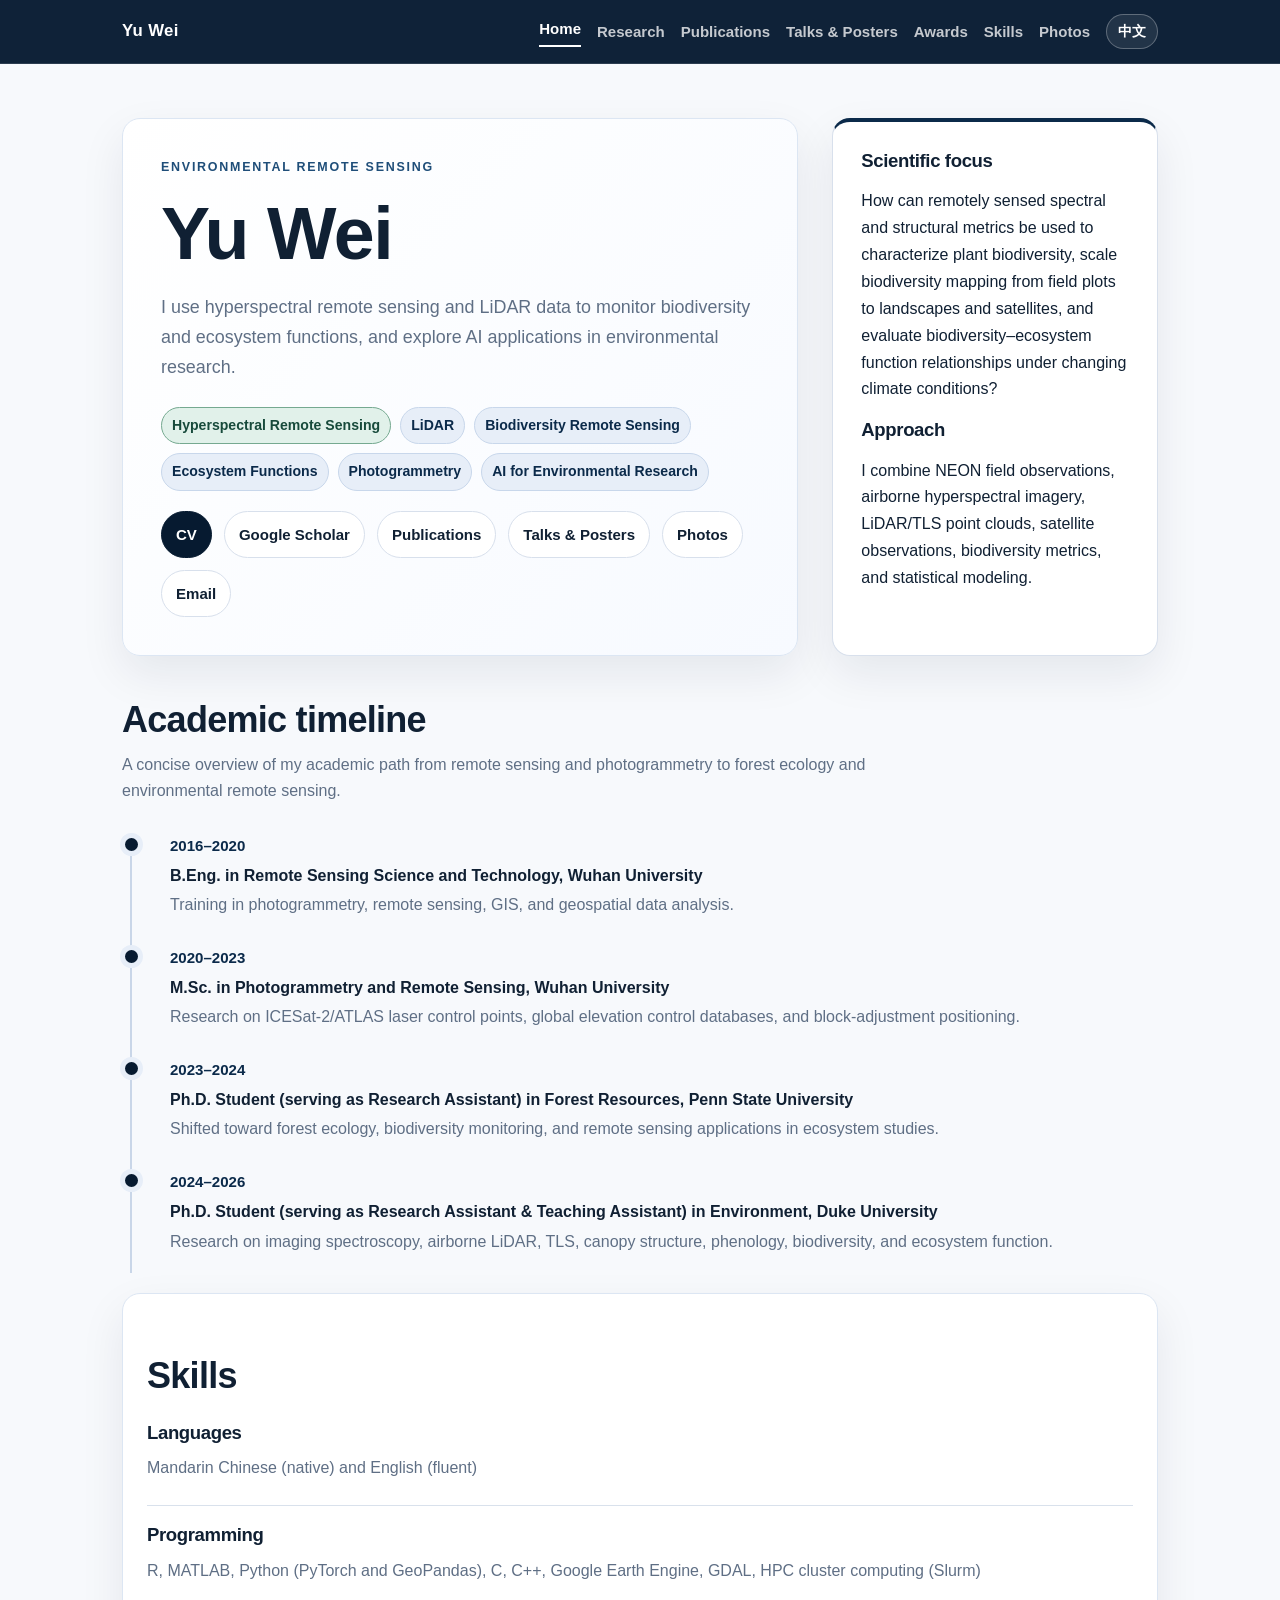
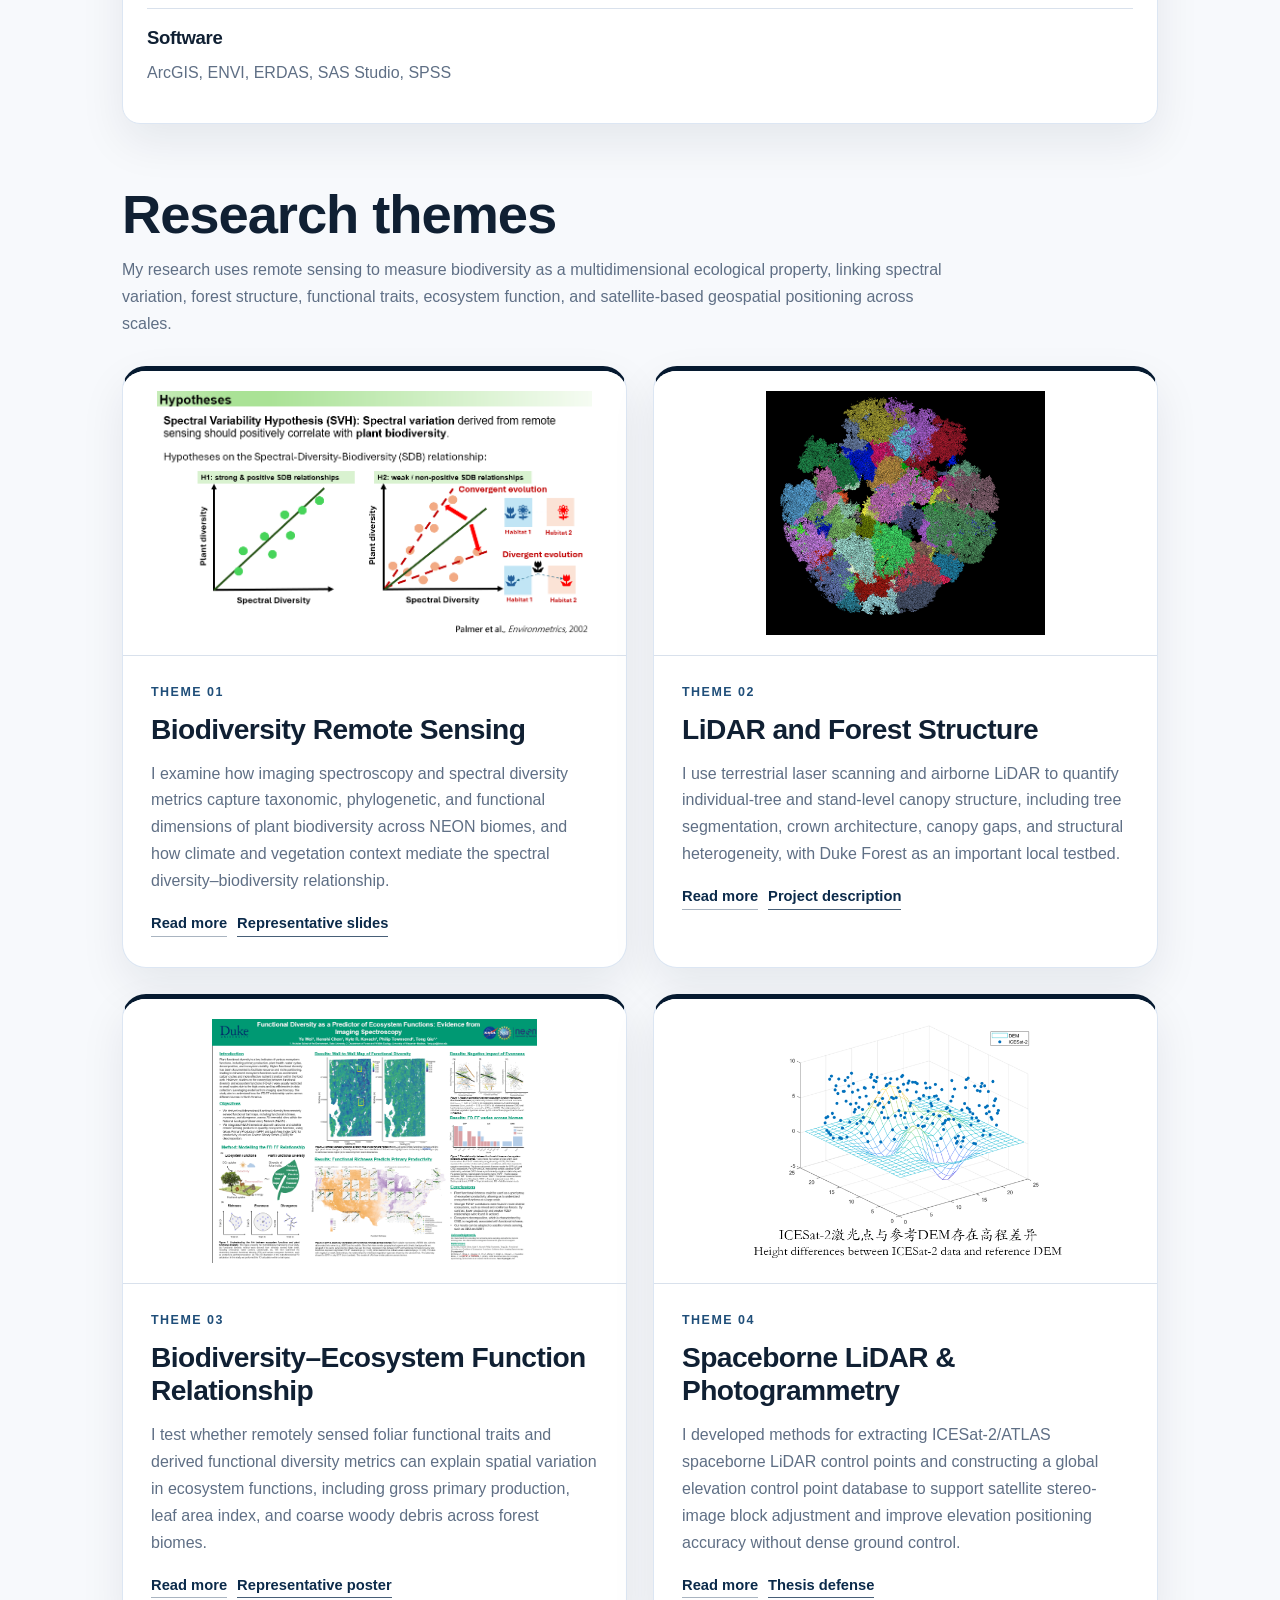
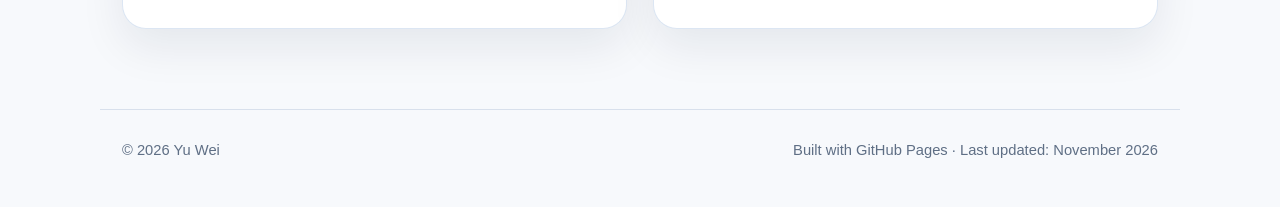
<file: index.html>
<!doctype html>
<html lang="en">
<head>
  <meta charset="utf-8">
  <meta name="viewport" content="width=device-width, initial-scale=1">
  <title>Yu Wei | Environmental Remote Sensing</title>
  <meta name="description" content="Yu Wei academic website: hyperspectral remote sensing, LiDAR, biodiversity, ecosystem functions, and AI applications in environmental research.">

  <link rel="stylesheet" href="assets/css/style.css">

  <style>
    /* Show only the selected language, including before JavaScript loads. */
    html[lang="en"] [data-lang="zh"],
    html[lang="zh"] [data-lang="en"] {
      display: none !important;
    }

    html[lang="en"] [data-lang="en"],
    html[lang="zh"] [data-lang="zh"] {
      display: revert !important;
    }

    /* Emphasize the main research interest. */
    .tag-list .tag-highlight {
      background-color: #e1f1ea;
      color: #174a3b;
      border: 1px solid #75a990;
      font-weight: 700;
    }
  </style>
</head>

<body>
  <header class="site-header">
    <div class="nav-wrap">
      <a class="brand" href="index.html">Yu Wei</a>

      <nav class="nav-links" aria-label="Primary navigation">
        <a class="active" href="index.html">
          <span data-lang="en">Home</span>
          <span data-lang="zh">首页</span>
        </a>

        <a href="research.html">
          <span data-lang="en">Research</span>
          <span data-lang="zh">研究方向</span>
        </a>

        <a href="publications.html">
          <span data-lang="en">Publications</span>
          <span data-lang="zh">论文</span>
        </a>

        <a href="talks.html">
          <span data-lang="en">Talks &amp; Posters</span>
          <span data-lang="zh">报告与海报</span>
        </a>

        <a href="awards.html">
          <span data-lang="en">Awards</span>
          <span data-lang="zh">获奖</span>
        </a>

        <a href="skills.html">
          <span data-lang="en">Skills</span>
          <span data-lang="zh">技能</span>
        </a>

        <a href="photos.html">
          <span data-lang="en">Photos</span>
          <span data-lang="zh">照片</span>
        </a>

        <button
          class="lang-toggle"
          type="button"
          data-language-toggle
          aria-label="切换到中文"
        >中文</button>
      </nav>
    </div>
  </header>

  <main>
    <section class="hero">
      <div class="hero-card">
        <div class="kicker" data-lang="en">
          Environmental remote sensing
        </div>
        <div class="kicker" data-lang="zh">
          环境遥感 · 森林生态 · 生物多样性
        </div>

        <h1>Yu Wei</h1>

        <p class="subtitle" data-lang="en">
          I use hyperspectral remote sensing and LiDAR data
          to monitor biodiversity and ecosystem functions, and explore
          AI applications in environmental research.
        </p>
        <p class="subtitle" data-lang="zh">
          我利用高光谱遥感与 LiDAR 数据监测生物多样性和生态系统功能，
          并探索人工智能在环境研究中的应用。
        </p>

        <ul class="tag-list">
          <li class="tag-highlight">Hyperspectral Remote Sensing</li>
          <li>LiDAR</li>
          <li>Biodiversity Remote Sensing</li>
          <li>Ecosystem Functions</li>
          <li>Photogrammetry</li>
          <li>AI for Environmental Research</li>
        </ul>

        <div class="button-row">
          <a class="btn primary" href="cv.html">CV</a>

          <a
            class="btn"
            href="https://scholar.google.com/citations?view_op=list_works&amp;hl=en&amp;user=TXt2A0kAAAAJ&amp;gmla=ACrTK9VvQ-kwwKFlws4cNodBIOLN2UEH8RwdOVvWnGmJT-XGql6y79Qq88NkaGDAsF8CRapXky7pC4OlZDYAz9AXnV3YLmIziG0u"
            target="_blank"
            rel="noopener"
          >Google Scholar</a>

          <a class="btn" href="publications.html">
            <span data-lang="en">Publications</span>
            <span data-lang="zh">论文列表</span>
          </a>

          <a class="btn" href="talks.html">
            <span data-lang="en">Talks &amp; Posters</span>
            <span data-lang="zh">报告与海报</span>
          </a>

          <a class="btn" href="photos.html">
            <span data-lang="en">Photos</span>
            <span data-lang="zh">照片</span>
          </a>

          <a class="btn" href="mailto:ywei.eco@gmail.com">Email</a>
        </div>
      </div>

      <aside class="side-card">
        <h3 data-lang="en">Scientific focus</h3>
        <h3 data-lang="zh">科学问题</h3>

        <p data-lang="en">
          How can remotely sensed spectral and structural metrics be used to
          characterize plant biodiversity, scale biodiversity mapping from
          field plots to landscapes and satellites, and evaluate
          biodiversity–ecosystem function relationships under changing
          climate conditions?
        </p>
        <p data-lang="zh">
          如何利用遥感获取的光谱和结构指标刻画植物多样性，
          将生物多样性监测从样地扩展到景观和卫星尺度，
          并进一步评估气候变化背景下生物多样性与生态系统功能之间的关系？
        </p>

        <h3 data-lang="en">Approach</h3>
        <h3 data-lang="zh">研究方法</h3>

        <p data-lang="en">
          I combine NEON field observations, airborne hyperspectral imagery,
          LiDAR/TLS point clouds, satellite observations, biodiversity
          metrics, and statistical modeling.
        </p>
        <p data-lang="zh">
          我结合 NEON 地面观测、机载高光谱影像、LiDAR/TLS 点云、
          卫星观测、生物多样性指标和统计建模方法开展研究。
        </p>
      </aside>
    </section>

    <section>
      <h2 data-lang="en">Academic timeline</h2>
      <h2 data-lang="zh">学术经历</h2>

      <p class="section-intro" data-lang="en">
        A concise overview of my academic path from remote sensing and
        photogrammetry to forest ecology and environmental remote sensing.
      </p>
      <p class="section-intro" data-lang="zh">
        以下时间线展示了我从遥感与摄影测量到森林生态与环境遥感方向的学术路径。
      </p>

      <div class="timeline">
        <div class="timeline-item">
          <div class="timeline-year">2016–2020</div>

          <div class="timeline-title" data-lang="en">
            B.Eng. in Remote Sensing Science and Technology, Wuhan University
          </div>
          <div class="timeline-title" data-lang="zh">
            武汉大学 · 遥感科学与技术 · 本科
          </div>

          <p class="timeline-text" data-lang="en">
            Training in photogrammetry, remote sensing, GIS, and geospatial
            data analysis.
          </p>
          <p class="timeline-text" data-lang="zh">
            系统学习摄影测量、遥感、GIS 与空间数据分析。
          </p>
        </div>

        <div class="timeline-item">
          <div class="timeline-year">2020–2023</div>

          <div class="timeline-title" data-lang="en">
            M.Sc. in Photogrammetry and Remote Sensing, Wuhan University
          </div>
          <div class="timeline-title" data-lang="zh">
            武汉大学 · 摄影测量与遥感 · 硕士|教学助理
          </div>

          <p class="timeline-text" data-lang="en">
            Research on ICESat-2/ATLAS laser control points, global elevation
            control databases, and block-adjustment positioning.
          </p>
          <p class="timeline-text" data-lang="zh">
            研究 ICESat-2/ATLAS 星载激光控制点提取、全球高程控制点数据库构建
            与辅助区域网平差定位（详情见论文）。
          </p>
        </div>

        <div class="timeline-item">
          <div class="timeline-year">2023–2024</div>

          <div class="timeline-title" data-lang="en">
            Ph.D. Student (serving as Research Assistant) in Forest Resources,
            Penn State University
          </div>
          <div class="timeline-title" data-lang="zh">
            宾夕法尼亚州立大学 · 森林资源方向 · 博士|研究助理
          </div>

          <p class="timeline-text" data-lang="en">
            Shifted toward forest ecology, biodiversity monitoring, and
            remote sensing applications in ecosystem studies.
          </p>
          <p class="timeline-text" data-lang="zh">
            研究方向转向森林监测、植被生物多样性监测、AI+遥感、
            森林生态系统的遥感检测应用等。
          </p>
        </div>

        <div class="timeline-item">
          <div class="timeline-year">2024–2026</div>

          <div class="timeline-title" data-lang="en">
            Ph.D. Student (serving as Research Assistant &amp; Teaching
            Assistant) in Environment, Duke University
          </div>
          <div class="timeline-title" data-lang="zh">
            杜克大学 · 环境方向 · 博士|研究助理|教学助理
          </div>

          <p class="timeline-text" data-lang="en">
            Research on imaging spectroscopy, airborne LiDAR, TLS, canopy
            structure, phenology, biodiversity, and ecosystem function.
          </p>
          <p class="timeline-text" data-lang="zh">
            围绕成像光谱、机载 LiDAR、地基激光雷达、森林冠层结构、
            物候、生物多样性与生态系统功能开展研究。
          </p>
        </div>
      </div>
    </section>

    <section class="card skills-certificates">
      <h2 data-lang="en">Skills</h2>
      <h2 data-lang="zh">技能</h2>

      <div class="skill-block">
        <h3 data-lang="en">Languages</h3>
        <h3 data-lang="zh">语言能力</h3>

        <p data-lang="en">
          Mandarin Chinese (native) and English (fluent)
        </p>
        <p data-lang="zh">
          汉语（母语，普通话水平测试二级甲等证书）；英语（流利，雅思7.5）
        </p>
      </div>

      <div class="skill-block">
        <h3 data-lang="en">Programming</h3>
        <h3 data-lang="zh">编程</h3>

        <p data-lang="en">
          R, MATLAB, Python (PyTorch and GeoPandas), C, C++, Google Earth Engine, GDAL, HPC cluster computing (Slurm)
        </p>
        <p data-lang="zh">
          R、MATLAB、Python（PyTorch 和 GeoPandas）、C、C++、Google Earth Engine, GDAL, HPC cluster computing (Slurm)
        </p>
      </div>

      <div class="skill-block">
        <h3 data-lang="en">Software</h3>
        <h3 data-lang="zh">专业软件</h3>

        <p data-lang="en">
          ArcGIS, ENVI, ERDAS, SAS Studio, SPSS
        </p>
        <p data-lang="zh">
          ArcGIS、ENVI、ERDAS、SAS Studio、SPSS
        </p>
      </div>
    </section>

    <section>
      <h2 class="home-themes-title" data-lang="en">Research themes</h2>
      <h2 class="home-themes-title" data-lang="zh">主要研究主题</h2>

      <p class="section-intro" data-lang="en">
        My research uses remote sensing to measure biodiversity as a
        multidimensional ecological property, linking spectral variation,
        forest structure, functional traits, ecosystem function, and
        satellite-based geospatial positioning across scales.
      </p>
      <p class="section-intro" data-lang="zh">
        我的研究利用遥感方法刻画多维度生物多样性，并将光谱变化、森林结构、
        功能性状、生态系统功能以及星载遥感定位方法联系起来。
      </p>

      <div class="theme-grid">
        <article class="theme-card featured">
          <a
            class="theme-media-link"
            href="assets/img/research-biodiversity.svg"
            target="_blank"
            rel="noopener"
          >
            <img
              class="theme-media"
              src="assets/img/research-biodiversity.svg"
              alt="Biodiversity remote sensing figure"
            >
          </a>

          <div class="theme-body">
            <div class="theme-number">Theme 01</div>

            <h3 class="theme-title" data-lang="en">
              Biodiversity Remote Sensing
            </h3>
            <h3 class="theme-title" data-lang="zh">
              生物多样性遥感
            </h3>

            <p data-lang="en">
              I examine how imaging spectroscopy and spectral diversity
              metrics capture taxonomic, phylogenetic, and functional
              dimensions of plant biodiversity across NEON biomes, and how
              climate and vegetation context mediate the spectral
              diversity–biodiversity relationship.
            </p>
            <p data-lang="zh">
              我研究成像光谱和光谱多样性指标如何刻画植物分类、系统发育和功能多样性，
              并分析气候和植被类型如何影响光谱多样性—生物多样性关系。
            </p>

            <div class="link-row">
              <a class="mini-link" href="research.html">Read more</a>
              <a
                class="mini-link"
                href="assets/files/esa-slides.pdf"
                target="_blank"
                rel="noopener"
              >Representative slides</a>
            </div>
          </div>
        </article>

        <article class="theme-card featured">
          <a
            class="theme-media-link"
            href="assets/img/research-forest-structure.svg"
            target="_blank"
            rel="noopener"
          >
            <img
              class="theme-media"
              src="assets/img/research-forest-structure.svg"
              alt="LiDAR and forest structure figure"
            >
          </a>

          <div class="theme-body">
            <div class="theme-number">Theme 02</div>

            <h3 class="theme-title" data-lang="en">
              LiDAR and Forest Structure
            </h3>
            <h3 class="theme-title" data-lang="zh">
              LiDAR 与森林结构
            </h3>

            <p data-lang="en">
              I use terrestrial laser scanning and airborne LiDAR to quantify
              individual-tree and stand-level canopy structure, including
              tree segmentation, crown architecture, canopy gaps, and
              structural heterogeneity, with Duke Forest as an important
              local testbed.
            </p>
            <p data-lang="zh">
              我利用 TLS 和机载 LiDAR 量化单木和林分尺度的冠层结构，
              包括单木分割、树冠结构、林窗和结构异质性，
              并以 Duke Forest 作为重要研究样地。
            </p>

            <div class="link-row">
              <a class="mini-link" href="research.html">Read more</a>
              <a
                class="mini-link"
                href="assets/files/duke-forest-biodiversity.pdf"
                target="_blank"
                rel="noopener"
              >Project description</a>
            </div>
          </div>
        </article>

        <article class="theme-card featured">
          <a
            class="theme-media-link"
            href="assets/img/talk-agu-2024.svg"
            target="_blank"
            rel="noopener"
          >
            <img
              class="theme-media"
              src="assets/img/talk-agu-2024.svg"
              alt="Biodiversity and ecosystem function poster"
            >
          </a>

          <div class="theme-body">
            <div class="theme-number">Theme 03</div>

            <h3 class="theme-title" data-lang="en">
              Biodiversity–Ecosystem Function Relationship
            </h3>
            <h3 class="theme-title" data-lang="zh">
              生物多样性—生态系统功能关系
            </h3>

            <p data-lang="en">
              I test whether remotely sensed foliar functional traits and
              derived functional diversity metrics can explain spatial
              variation in ecosystem functions, including gross primary
              production, leaf area index, and coarse woody debris across
              forest biomes.
            </p>
            <p data-lang="zh">
              我研究遥感反演的叶片功能性状和功能多样性指标是否能够解释
              生态系统功能的空间差异，包括 GPP、LAI 和粗木质残体等指标。
            </p>

            <div class="link-row">
              <a class="mini-link" href="research.html">Read more</a>
              <a
                class="mini-link"
                href="assets/files/poster-yu-final.pdf"
                target="_blank"
                rel="noopener"
              >Representative poster</a>
            </div>
          </div>
        </article>

        <article class="theme-card featured">
          <a
            class="theme-media-link"
            href="assets/img/research-spaceborne-lidar.svg"
            target="_blank"
            rel="noopener"
          >
            <img
              class="theme-media"
              src="assets/img/research-spaceborne-lidar.svg"
              alt="Spaceborne LiDAR and photogrammetry figure"
            >
          </a>

          <div class="theme-body">
            <div class="theme-number">Theme 04</div>

            <h3 class="theme-title" data-lang="en">
              Spaceborne LiDAR &amp; Photogrammetry
            </h3>
            <h3 class="theme-title" data-lang="zh">
              星载 LiDAR 与摄影测量
            </h3>

            <p data-lang="en">
              I developed methods for extracting ICESat-2/ATLAS spaceborne
              LiDAR control points and constructing a global elevation
              control point database to support satellite stereo-image block
              adjustment and improve elevation positioning accuracy without
              dense ground control.
            </p>
            <p data-lang="zh">
              我研究 ICESat-2/ATLAS 星载激光控制点提取和全球高程控制点数据库
              构建方法，用于辅助光学卫星立体影像区域网平差，
              并提升少控制或无地面控制条件下的高程定位精度。
            </p>

            <div class="link-row">
              <a class="mini-link" href="research.html">Read more</a>
              <a
                class="mini-link"
                href="assets/files/wuhan-thesis-defense.pdf"
                target="_blank"
                rel="noopener"
              >Thesis defense</a>
            </div>
          </div>
        </article>
      </div>
    </section>
  </main>

  <footer class="footer">
    <span>© <span id="year">2026</span> Yu Wei</span>
    <span data-lang="en">
      Built with GitHub Pages · Last updated: November 2026
    </span>
    <span data-lang="zh">
      基于 GitHub Pages 搭建 · 最近更新：2026年11月
    </span>
  </footer>

  <script>
    (() => {
      const languageButton = document.querySelector('[data-language-toggle]');
      const navigation = document.querySelector('.nav-links');

      function setLanguage(language) {
        document.documentElement.lang = language;

        languageButton.textContent = language === 'en' ? '中文' : 'English';
        languageButton.setAttribute(
          'aria-label',
          language === 'en' ? '切换到中文' : 'Switch to English'
        );

        navigation.setAttribute(
          'aria-label',
          language === 'en' ? 'Primary navigation' : '主导航'
        );
      }

      // Always open the homepage in English.
      setLanguage('en');

      languageButton.addEventListener('click', () => {
        const nextLanguage =
          document.documentElement.lang === 'en' ? 'zh' : 'en';

        setLanguage(nextLanguage);
      });

      document.getElementById('year').textContent = new Date().getFullYear();
    })();
  </script>
</body>
</html>
</file>
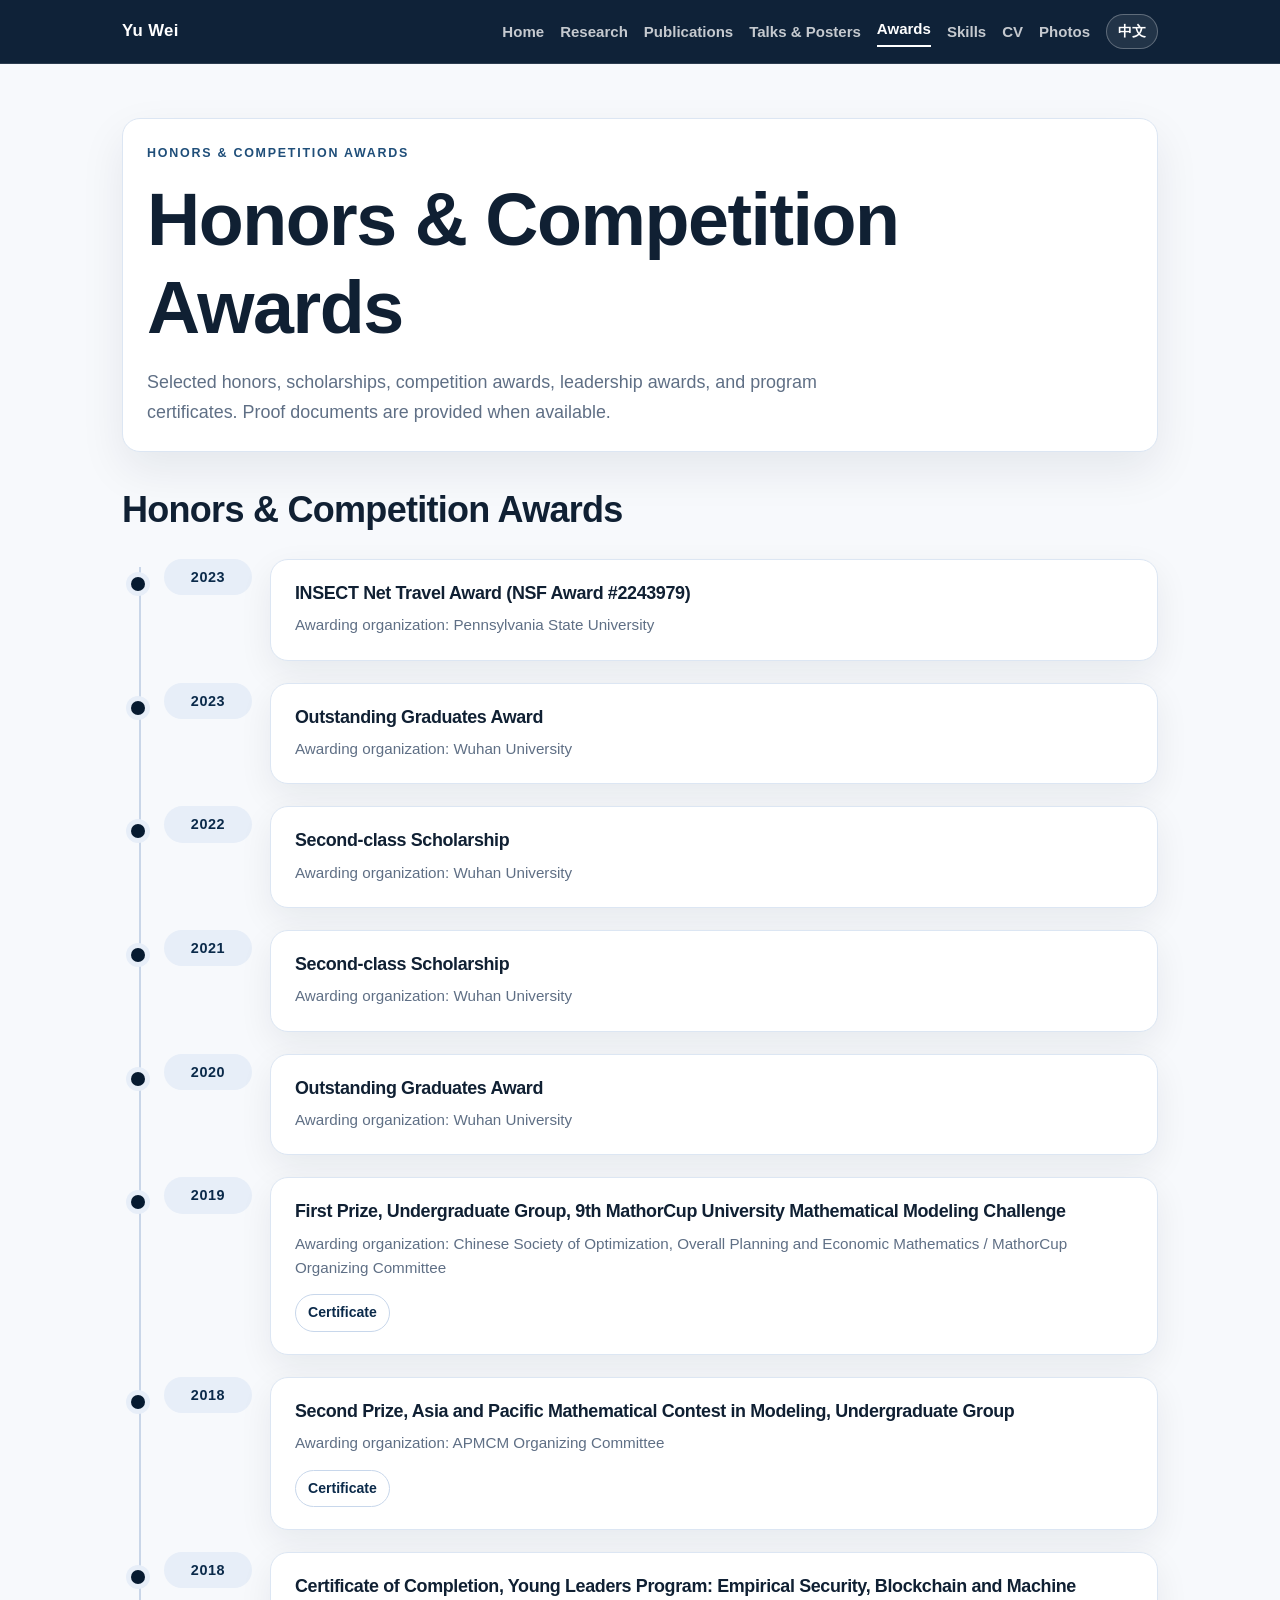
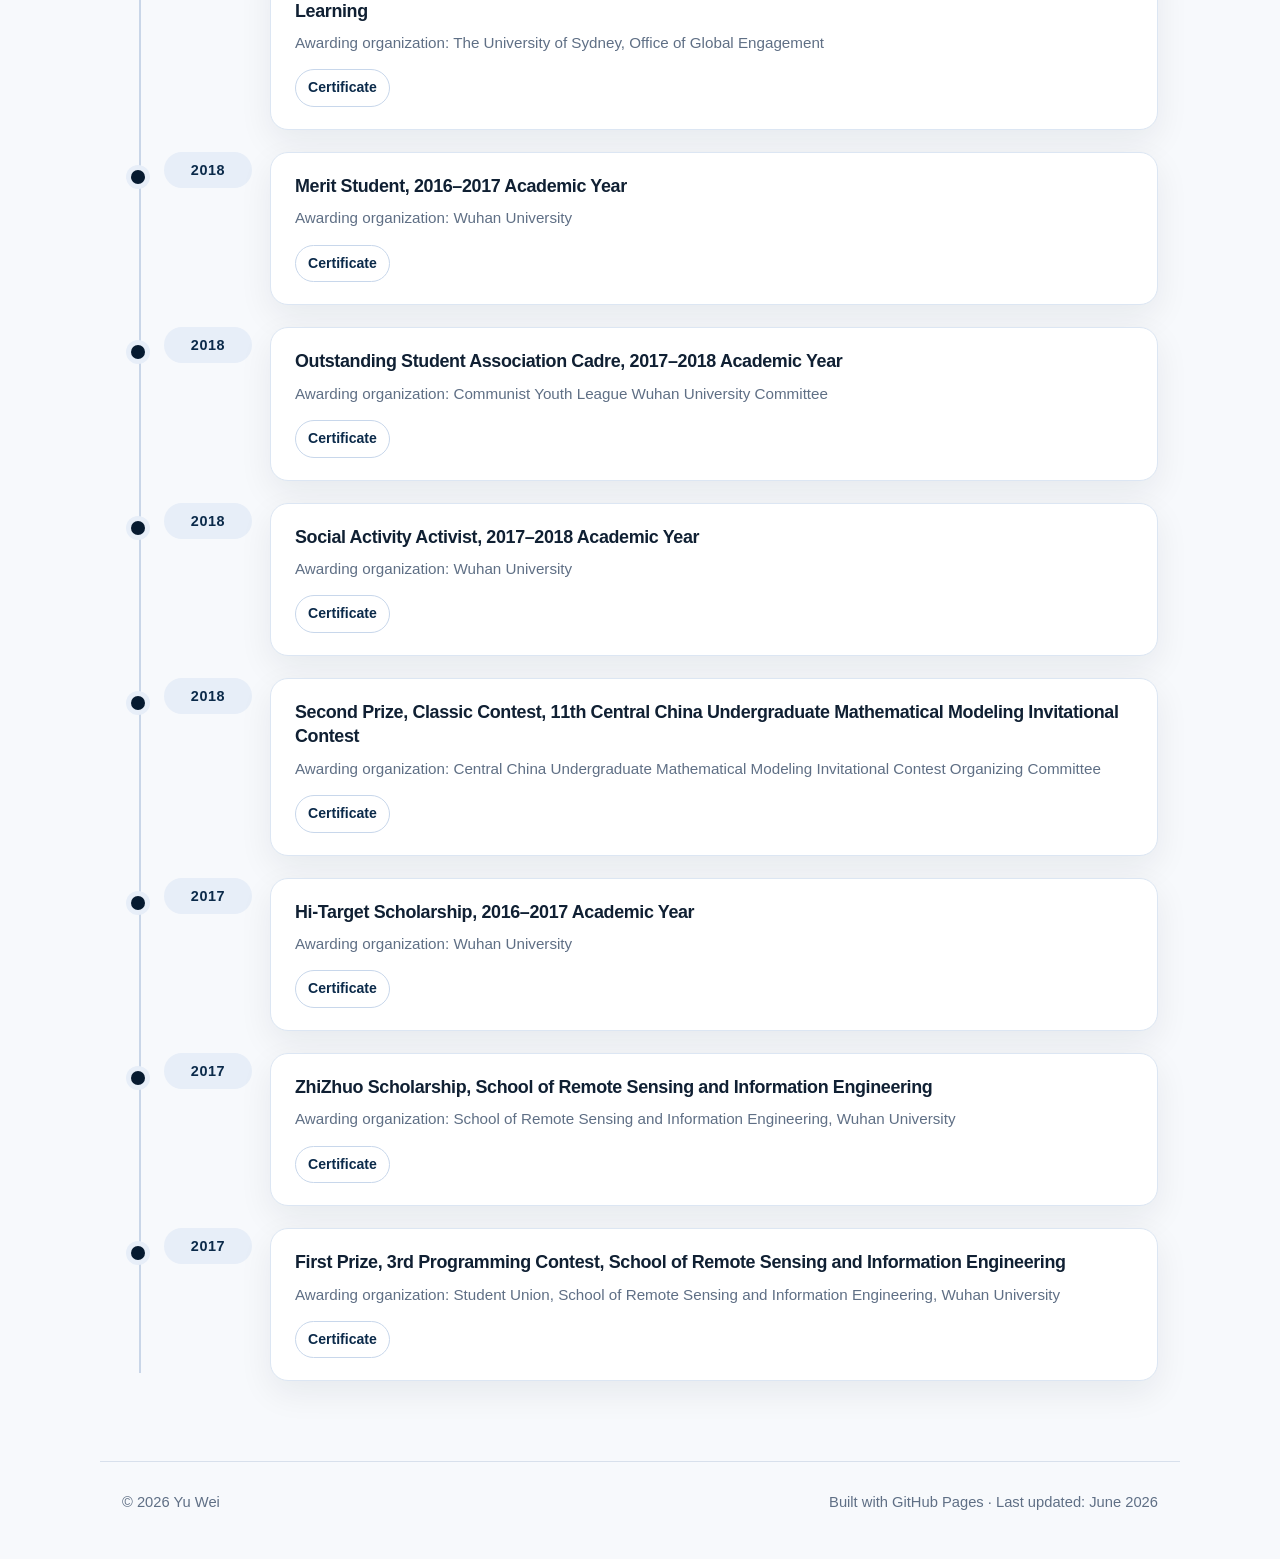
<file: awards.html>
<!doctype html>
<html lang="en">
<head>
  <meta charset="utf-8">
  <meta name="viewport" content="width=device-width, initial-scale=1">
  <title>Awards | Yu Wei</title>
  <meta name="description" content="Awards and honors of Yu Wei.">
  <link rel="stylesheet" href="assets/css/style.css">
  <script src="assets/js/language.js" defer></script>
</head>
<body>
  <header class="site-header">
    <div class="nav-wrap">
      <a class="brand" href="index.html">Yu Wei</a>
      <nav class="nav-links" aria-label="Primary navigation">
        <a href="index.html"><span data-lang="en">Home</span><span data-lang="zh">首页</span></a>
        <a href="research.html"><span data-lang="en">Research</span><span data-lang="zh">研究方向</span></a>
        <a href="publications.html"><span data-lang="en">Publications</span><span data-lang="zh">论文</span></a>
        <a href="talks.html"><span data-lang="en">Talks & Posters</span><span data-lang="zh">报告与海报</span></a>
        <a class="active" href="awards.html"><span data-lang="en">Awards</span><span data-lang="zh">获奖</span></a>
        <a href="skills.html"><span data-lang="en">Skills</span><span data-lang="zh">技能</span></a>
        <a href="cv.html">CV</a>
        <a href="photos.html"><span data-lang="en">Photos</span><span data-lang="zh">照片</span></a>
        <button class="lang-toggle" type="button" data-language-toggle>中文</button>
      </nav>
    </div>
  </header>

<main>
  <section class="card">
    <div class="kicker" data-lang="en">Honors & Competition Awards</div>
    <div class="kicker" data-lang="zh">荣誉与竞赛获奖</div>

    <h1 data-lang="en">Honors & Competition Awards</h1>
    <h1 data-lang="zh">荣誉与竞赛获奖</h1>

    <p class="subtitle" data-lang="en">
      Selected honors, scholarships, competition awards, leadership awards, and program certificates. Proof documents are provided when available.
    </p>

    <p class="subtitle" data-lang="zh">
      本页汇总展示荣誉称号、奖学金、竞赛奖项、学生工作奖项与项目结业证书，部分条目提供证书链接。
    </p>
  </section>

  <section>
    <h2 data-lang="en">Honors & Competition Awards</h2>
    <h2 data-lang="zh">荣誉与竞赛获奖</h2>

    <div class="award-timeline">

        <article class="award-item">
        <div class="award-year">2023</div>
        <div class="award-card">
          <h3 data-lang="en">INSECT Net Travel Award (NSF Award #2243979) </h3>
          <h3 data-lang="zh">INSECT旅行资助（NSF基金）</h3>

          <p class="award-org" data-lang="en">Awarding organization: Pennsylvania State University</p>
          <p class="award-org" data-lang="zh">颁奖单位：宾夕法尼亚州立大学</p>

        </div>
      </article>
      

        <article class="award-item">
        <div class="award-year">2023</div>
        <div class="award-card">
          <h3 data-lang="en">Outstanding Graduates Award</h3>
          <h3 data-lang="zh">优秀毕业生（硕士）</h3>

          <p class="award-org" data-lang="en">Awarding organization: Wuhan University</p>
          <p class="award-org" data-lang="zh">颁奖单位：武汉大学测绘遥感信息工程国家重点实验室</p>

        </div>
      </article>


        <article class="award-item">
        <div class="award-year">2022</div>
        <div class="award-card">
          <h3 data-lang="en">Second-class Scholarship</h3>
          <h3 data-lang="zh">二等奖学金</h3>

          <p class="award-org" data-lang="en">Awarding organization: Wuhan University</p>
          <p class="award-org" data-lang="zh">颁奖单位：武汉大学</p>

        </div>
      </article>

        <article class="award-item">
        <div class="award-year">2021</div>
        <div class="award-card">
          <h3 data-lang="en">Second-class Scholarship</h3>
          <h3 data-lang="zh">二等奖学金</h3>

          <p class="award-org" data-lang="en">Awarding organization: Wuhan University</p>
          <p class="award-org" data-lang="zh">颁奖单位：武汉大学</p>

        </div>
      </article>

        <article class="award-item">
        <div class="award-year">2020</div>
        <div class="award-card">
          <h3 data-lang="en">Outstanding Graduates Award</h3>
          <h3 data-lang="zh">优秀毕业生（学士）</h3>

          <p class="award-org" data-lang="en">Awarding organization: Wuhan University</p>
          <p class="award-org" data-lang="zh">颁奖单位：武汉大学遥感信息工程学院</p>
        </div>
      </article>

      <article class="award-item">
        <div class="award-year">2019</div>
        <div class="award-card">
          <h3 data-lang="en">First Prize, Undergraduate Group, 9th MathorCup University Mathematical Modeling Challenge</h3>
          <h3 data-lang="zh">第九届 MathorCup 高校数学建模挑战赛本科组一等奖</h3>

          <p class="award-org" data-lang="en">Awarding organization: Chinese Society of Optimization, Overall Planning and Economic Mathematics / MathorCup Organizing Committee</p>
          <p class="award-org" data-lang="zh">颁奖单位：中国优选法统筹法与经济数学研究会 / MathorCup 组委会</p>

          <div class="award-proof-row">
            <a class="mini-link" href="assets/files/certificates/mathorcup-2019-first-prize.png" target="_blank" rel="noopener">Certificate</a>
          </div>
        </div>
      </article>

      <article class="award-item">
        <div class="award-year">2018</div>
        <div class="award-card">
          <h3 data-lang="en">Second Prize, Asia and Pacific Mathematical Contest in Modeling, Undergraduate Group</h3>
          <h3 data-lang="zh">亚太地区大学生数学建模竞赛本科组二等奖</h3>

          <p class="award-org" data-lang="en">Awarding organization: APMCM Organizing Committee</p>
          <p class="award-org" data-lang="zh">颁奖单位：APMCM 组委会</p>

          <div class="award-proof-row">
            <a class="mini-link" href="assets/files/certificates/apmcm-2018-second-prize.pdf" target="_blank" rel="noopener">Certificate</a>
          </div>
        </div>
      </article>


      <article class="award-item">
        <div class="award-year">2018</div>
        <div class="award-card">
          <h3 data-lang="en">Certificate of Completion, Young Leaders Program: Empirical Security, Blockchain and Machine Learning</h3>
          <h3 data-lang="zh">悉尼大学青年领袖项目结业证书：实证安全、区块链与机器学习</h3>

          <p class="award-org" data-lang="en">Awarding organization: The University of Sydney, Office of Global Engagement</p>
          <p class="award-org" data-lang="zh">颁发单位：悉尼大学全球事务办公室</p>

          <div class="award-proof-row">
            <a class="mini-link" href="assets/files/certificates/sydney-young-leaders-2018-certificate.jpg" target="_blank" rel="noopener">Certificate</a>
          </div>
        </div>
      </article>

      <article class="award-item">
        <div class="award-year">2018</div>
        <div class="award-card">
          <h3 data-lang="en">Merit Student, 2016–2017 Academic Year</h3>
          <h3 data-lang="zh">武汉大学 2016–2017 学年度三好学生</h3>

          <p class="award-org" data-lang="en">Awarding organization: Wuhan University</p>
          <p class="award-org" data-lang="zh">颁奖单位：武汉大学</p>

          <div class="award-proof-row">
            <a class="mini-link" href="assets/files/certificates/wuhan-merit-student-2018.pdf" target="_blank" rel="noopener">Certificate</a>
          </div>
        </div>
      </article>

         <article class="award-item">
        <div class="award-year">2018</div>
        <div class="award-card">
          <h3 data-lang="en">Outstanding Student Association Cadre, 2017–2018 Academic Year</h3>
          <h3 data-lang="zh">武汉大学 2017–2018 学年度优秀学生社团干部</h3>

          <p class="award-org" data-lang="en">Awarding organization: Communist Youth League Wuhan University Committee</p>
          <p class="award-org" data-lang="zh">颁奖单位：共青团武汉大学委员会</p>

          <div class="award-proof-row">
            <a class="mini-link" href="assets/files/certificates/wuhan-outstanding-student-association-cadre-2018.pdf" target="_blank" rel="noopener">Certificate</a>
          </div>
        </div>
      </article>

      <article class="award-item">
        <div class="award-year">2018</div>
        <div class="award-card">
          <h3 data-lang="en">Social Activity Activist, 2017–2018 Academic Year</h3>
          <h3 data-lang="zh">武汉大学 2017–2018 学年度社会活动积极分子</h3>

          <p class="award-org" data-lang="en">Awarding organization: Wuhan University</p>
          <p class="award-org" data-lang="zh">颁奖单位：武汉大学</p>

          <div class="award-proof-row">
            <a class="mini-link" href="assets/files/certificates/wuhan-social-activity-activist-2018.pdf" target="_blank" rel="noopener">Certificate</a>
          </div>
        </div>
      </article>

      <article class="award-item">
        <div class="award-year">2018</div>
        <div class="award-card">
          <h3 data-lang="en">Second Prize, Classic Contest, 11th Central China Undergraduate Mathematical Modeling Invitational Contest</h3>
          <h3 data-lang="zh">第十一届华中地区大学生数学建模邀请赛经典赛二等奖</h3>

          <p class="award-org" data-lang="en">Awarding organization: Central China Undergraduate Mathematical Modeling Invitational Contest Organizing Committee</p>
          <p class="award-org" data-lang="zh">颁奖单位：华中地区大学生数学建模邀请赛组委会</p>

          <div class="award-proof-row">
            <a class="mini-link" href="assets/files/certificates/huazhong-math-modeling-2018-second-prize.pdf" target="_blank" rel="noopener">Certificate</a>
          </div>
        </div>
      </article>


      <article class="award-item">
        <div class="award-year">2017</div>
        <div class="award-card">
          <h3 data-lang="en">Hi-Target Scholarship, 2016–2017 Academic Year</h3>
          <h3 data-lang="zh">武汉大学 2016–2017 学年度中海达奖学金</h3>

          <p class="award-org" data-lang="en">Awarding organization: Wuhan University</p>
          <p class="award-org" data-lang="zh">颁奖单位：武汉大学</p>

          <div class="award-proof-row">
            <a class="mini-link" href="assets/files/certificates/wuhan-hitarget-scholarship-2018.pdf" target="_blank" rel="noopener">Certificate</a>
          </div>
        </div>
      </article>

      <article class="award-item">
        <div class="award-year">2017</div>
        <div class="award-card">
          <h3 data-lang="en">ZhiZhuo Scholarship, School of Remote Sensing and Information Engineering</h3>
          <h3 data-lang="zh">武汉大学遥感信息工程学院“知卓奖学金”</h3>

          <p class="award-org" data-lang="en">Awarding organization: School of Remote Sensing and Information Engineering, Wuhan University</p>
          <p class="award-org" data-lang="zh">颁奖单位：武汉大学遥感信息工程学院</p>

          <div class="award-proof-row">
            <a class="mini-link" href="assets/files/certificates/wuhan-zhizhuo-scholarship-2018.pdf" target="_blank" rel="noopener">Certificate</a>
          </div>
        </div>
      </article>

   

      <article class="award-item">
        <div class="award-year">2017</div>
        <div class="award-card">
          <h3 data-lang="en">First Prize, 3rd Programming Contest, School of Remote Sensing and Information Engineering</h3>
          <h3 data-lang="zh">武汉大学遥感信息工程学院第三届编程大赛一等奖</h3>

          <p class="award-org" data-lang="en">Awarding organization: Student Union, School of Remote Sensing and Information Engineering, Wuhan University</p>
          <p class="award-org" data-lang="zh">颁奖单位：武汉大学遥感信息工程学院学生会</p>

          <div class="award-proof-row">
            <a class="mini-link" href="assets/files/certificates/wuhan-programming-contest-2017-first-prize.pdf" target="_blank" rel="noopener">Certificate</a>
          </div>
        </div>
      </article>

    </div>
  </section>
</main>


  <footer class="footer">
    <span>© <span id="year">2026</span> Yu Wei</span>
    <span data-lang="en">Built with GitHub Pages · Last updated: June 2026</span>
    <span data-lang="zh">基于 GitHub Pages 搭建 · 最近更新：2026年6月</span>
  </footer>
  <script>document.getElementById('year').textContent = new Date().getFullYear();</script>
</body>
</html>
</file>
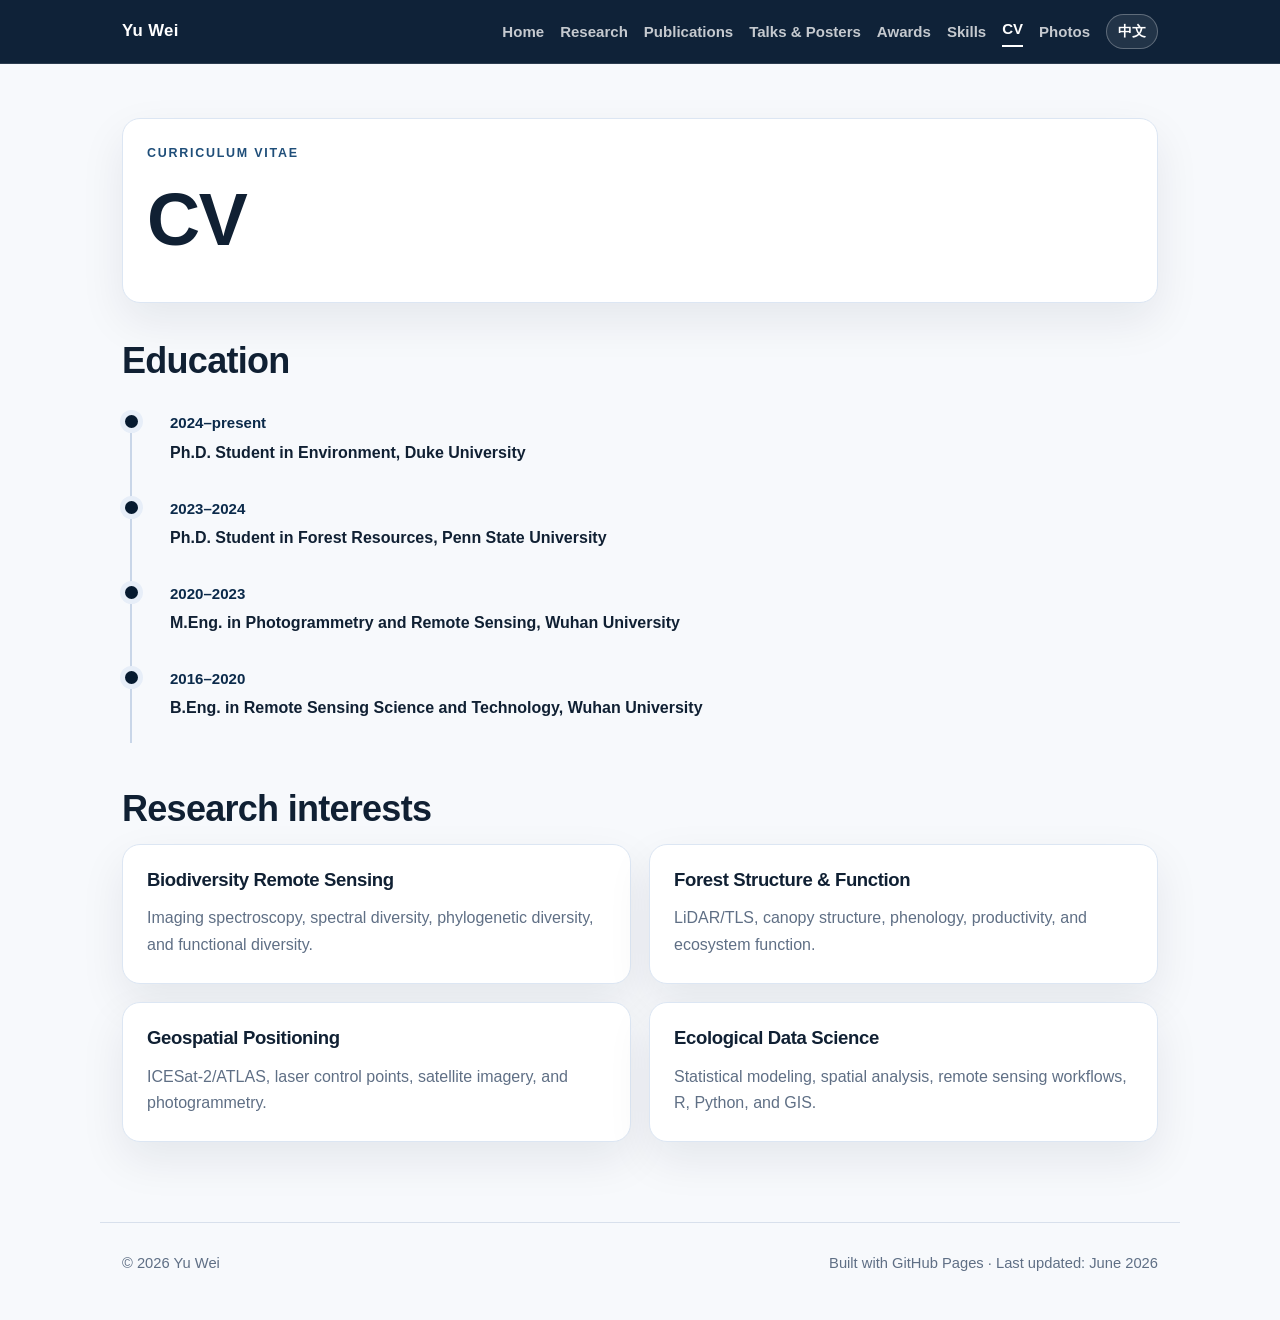
<file: cv.html>
<!doctype html>
<html lang="en">
<head>
  <meta charset="utf-8">
  <meta name="viewport" content="width=device-width, initial-scale=1">
  <title>CV | Yu Wei</title>
  <meta name="description" content="CV page of Yu Wei.">
  <link rel="stylesheet" href="assets/css/style.css">
  <script src="assets/js/language.js" defer></script>
</head>
<body>
  <header class="site-header">
    <div class="nav-wrap">
      <a class="brand" href="index.html">Yu Wei</a>
      <nav class="nav-links" aria-label="Primary navigation">
        <a href="index.html"><span data-lang="en">Home</span><span data-lang="zh">首页</span></a>
        <a href="research.html"><span data-lang="en">Research</span><span data-lang="zh">研究方向</span></a>
        <a href="publications.html"><span data-lang="en">Publications</span><span data-lang="zh">论文</span></a>
        <a href="talks.html"><span data-lang="en">Talks & Posters</span><span data-lang="zh">报告与海报</span></a>
        <a href="awards.html"><span data-lang="en">Awards</span><span data-lang="zh">获奖</span></a>
        <a href="skills.html"><span data-lang="en">Skills</span><span data-lang="zh">技能</span></a>
        <a class="active" href="cv.html">CV</a>
        <a href="photos.html"><span data-lang="en">Photos</span><span data-lang="zh">照片</span></a>
        <button class="lang-toggle" type="button" data-language-toggle>中文</button>
      </nav>
    </div>
  </header>

  <main>
    <section class="card">
      <div class="kicker">Curriculum Vitae</div>
      <h1>CV</h1>
    </section>

    <section>
      <h2 data-lang="en">Education</h2>
      <h2 data-lang="zh">教育经历</h2>
      <div class="timeline">
        <div class="timeline-item">
          <div class="timeline-year">2024–present</div>
          <div class="timeline-title" data-lang="en">Ph.D. Student in Environment, Duke University</div>
          <div class="timeline-title" data-lang="zh">杜克大学，环境方向，博士阶段</div>
        </div>
        <div class="timeline-item">
          <div class="timeline-year">2023–2024</div>
          <div class="timeline-title" data-lang="en">Ph.D. Student in Forest Resources, Penn State University</div>
          <div class="timeline-title" data-lang="zh">宾夕法尼亚州立大学，森林资源方向，博士阶段</div>
        </div>
        <div class="timeline-item">
          <div class="timeline-year">2020–2023</div>
          <div class="timeline-title" data-lang="en">M.Eng. in Photogrammetry and Remote Sensing, Wuhan University</div>
          <div class="timeline-title" data-lang="zh">武汉大学，摄影测量与遥感，硕士</div>
        </div>
        <div class="timeline-item">
          <div class="timeline-year">2016–2020</div>
          <div class="timeline-title" data-lang="en">B.Eng. in Remote Sensing Science and Technology, Wuhan University</div>
          <div class="timeline-title" data-lang="zh">武汉大学，遥感科学与技术，本科</div>
        </div>
      </div>
    </section>

    <section>
      <h2 data-lang="en">Research interests</h2>
      <h2 data-lang="zh">研究兴趣</h2>
      <div class="grid-2">
        <div class="card"><h3>Biodiversity Remote Sensing</h3><p>Imaging spectroscopy, spectral diversity, phylogenetic diversity, and functional diversity.</p></div>
        <div class="card"><h3>Forest Structure & Function</h3><p>LiDAR/TLS, canopy structure, phenology, productivity, and ecosystem function.</p></div>
        <div class="card"><h3>Geospatial Positioning</h3><p>ICESat-2/ATLAS, laser control points, satellite imagery, and photogrammetry.</p></div>
        <div class="card"><h3>Ecological Data Science</h3><p>Statistical modeling, spatial analysis, remote sensing workflows, R, Python, and GIS.</p></div>
      </div>
    </section>


  </main>

  <footer class="footer">
    <span>© <span id="year">2026</span> Yu Wei</span>
    <span data-lang="en">Built with GitHub Pages · Last updated: June 2026</span>
    <span data-lang="zh">基于 GitHub Pages 搭建 · 最近更新：2026年6月</span>
  </footer>
  <script>document.getElementById('year').textContent = new Date().getFullYear();</script>
</body>
</html>
</file>
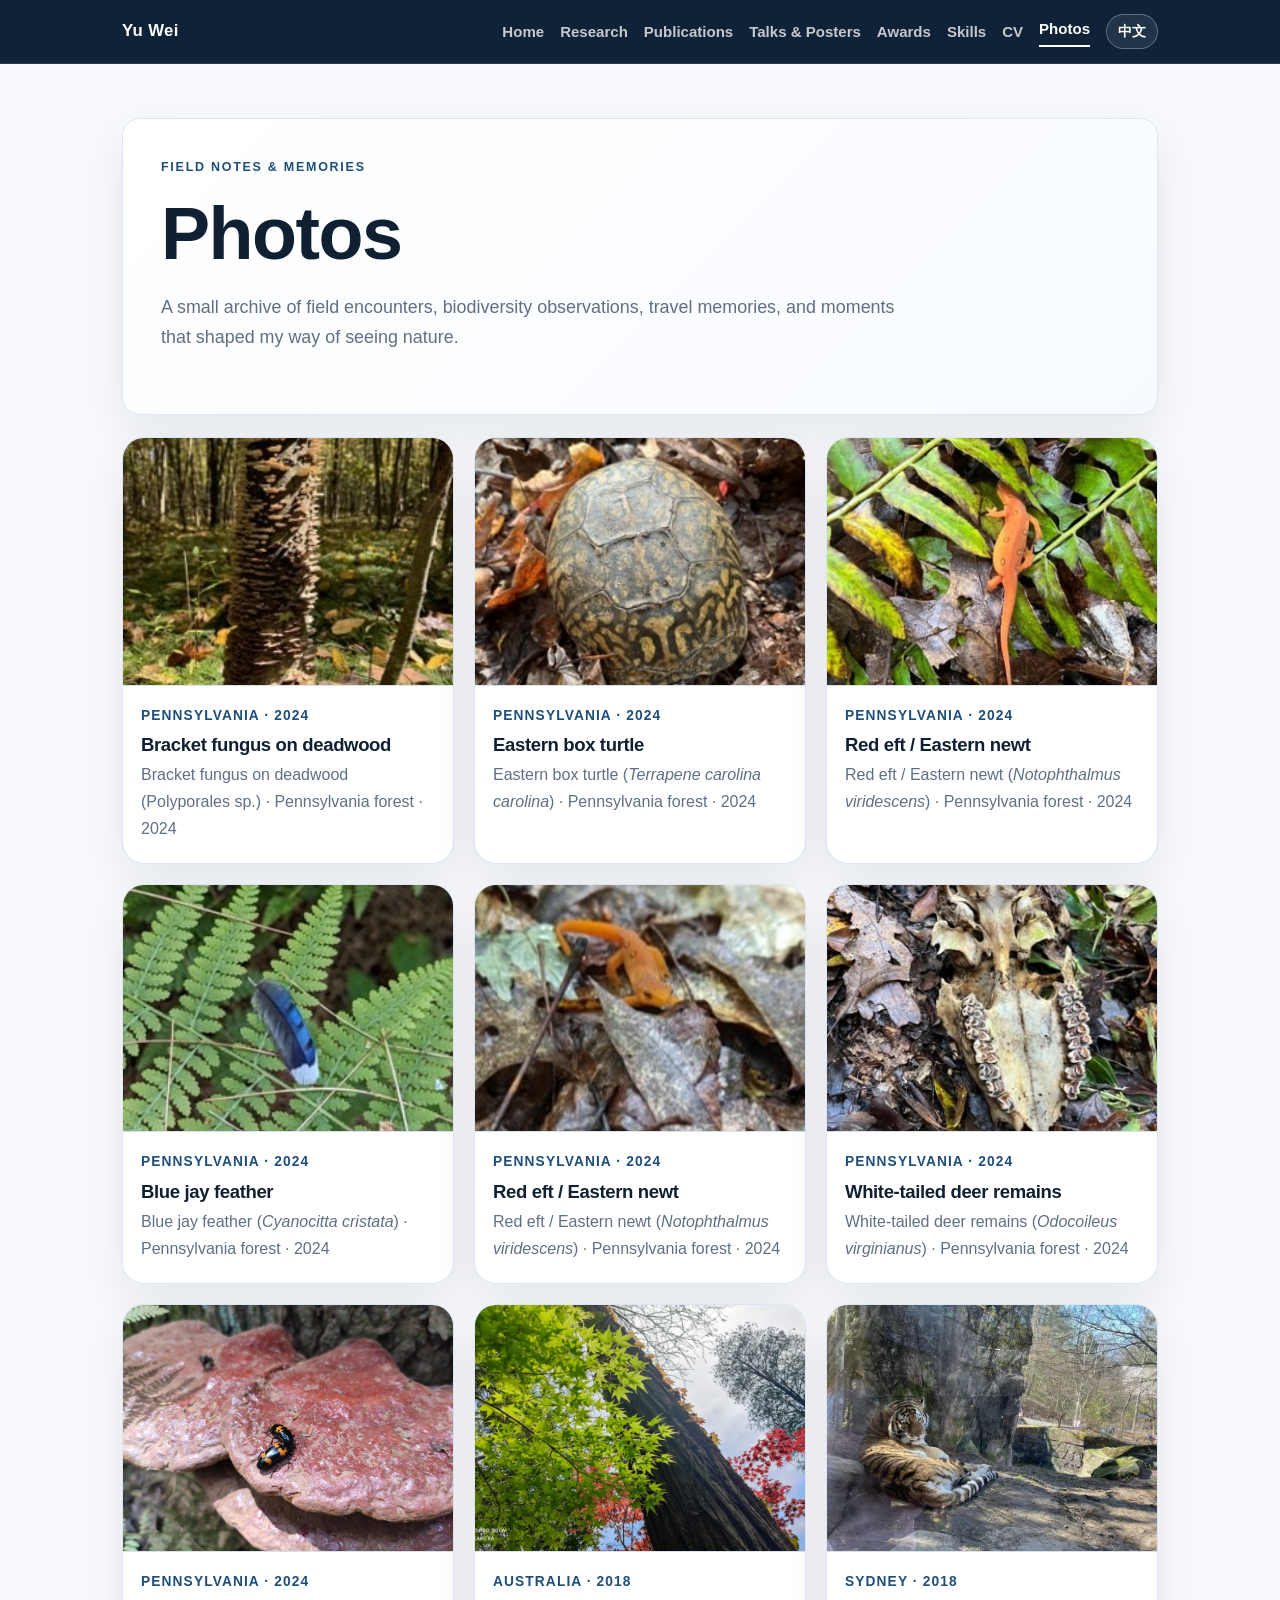
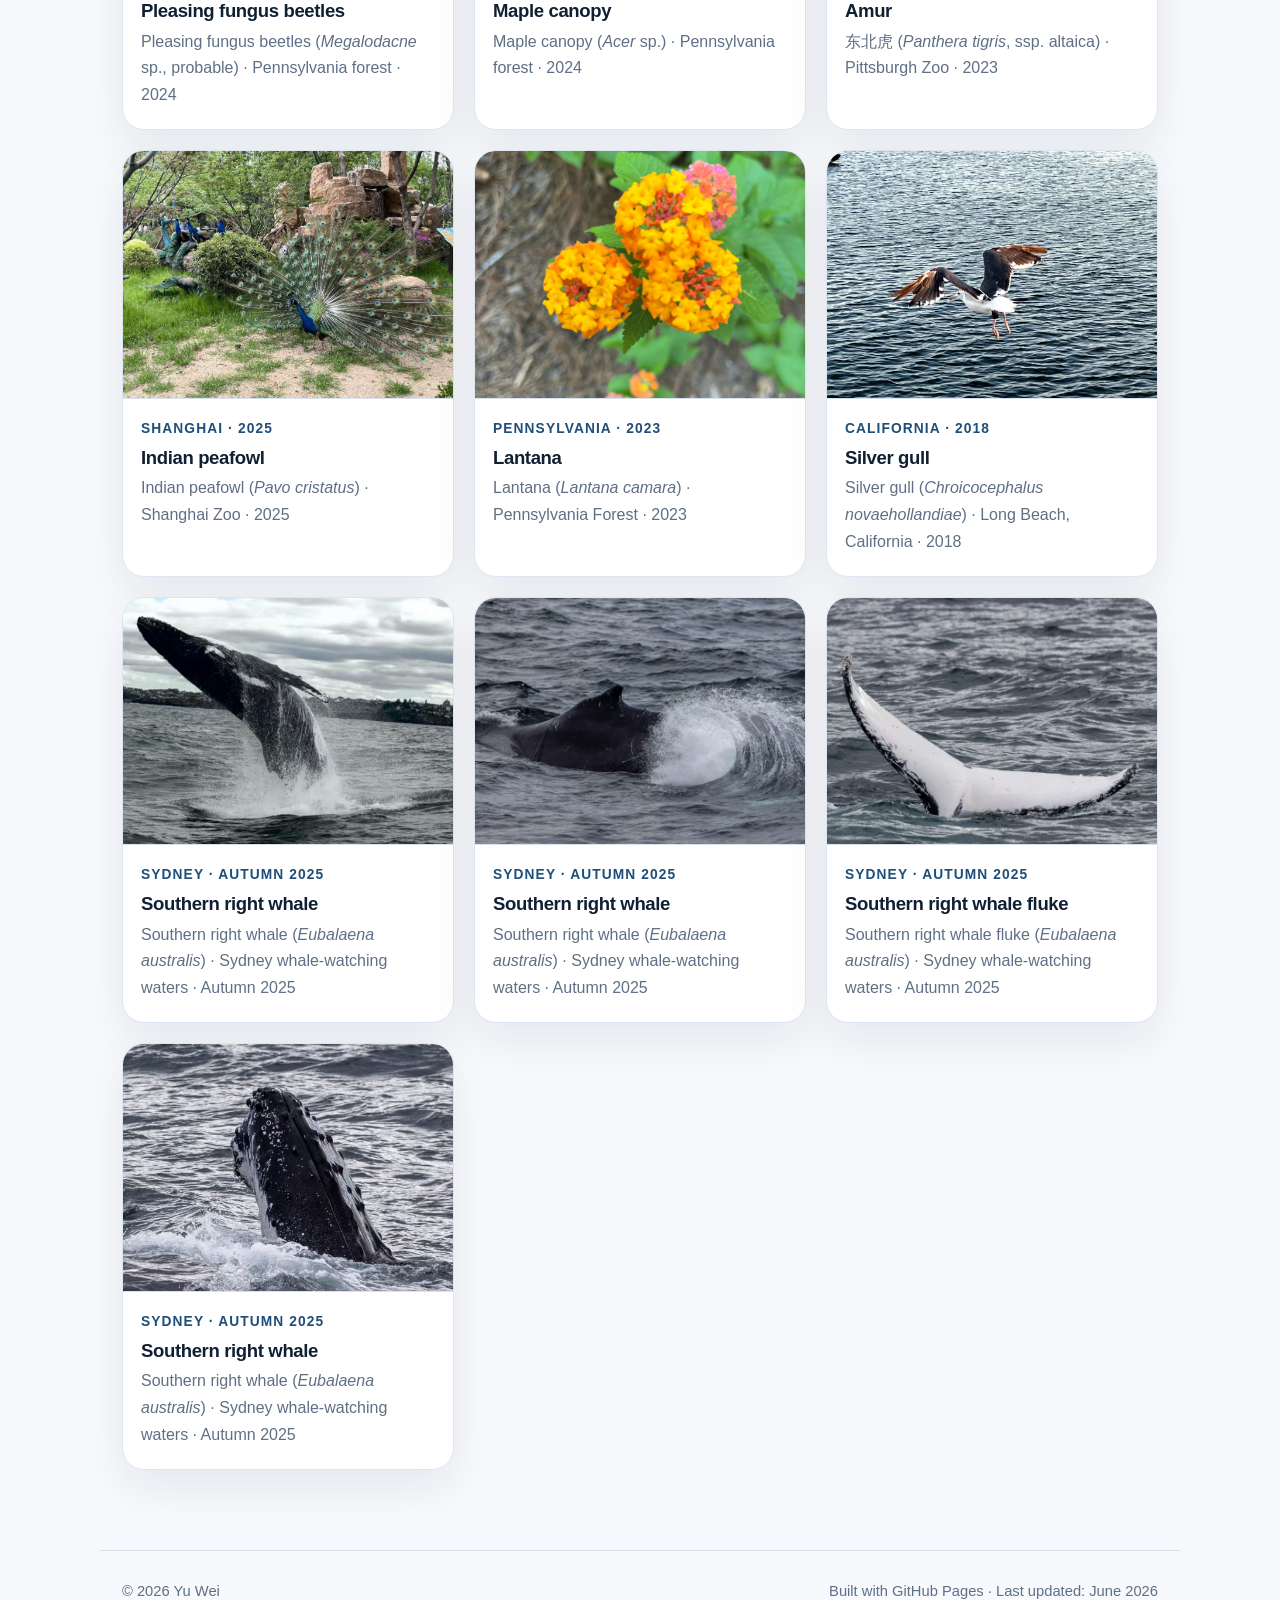
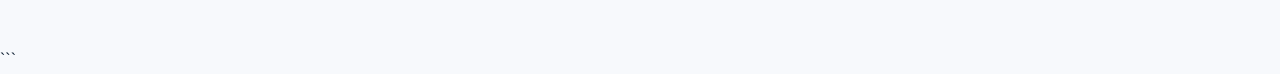
<file: photos.html>
<!doctype html>
<html lang="en">
<head>
  <meta charset="utf-8">
  <meta name="viewport" content="width=device-width, initial-scale=1">
  <title>Photos | Yu Wei</title>
  <meta name="description" content="A photo archive of field encounters, biodiversity observations, travel memories, and academic life by Yu Wei.">
  <link rel="stylesheet" href="assets/css/style.css">
  <script src="assets/js/language.js" defer></script>
</head>

<body>
  <header class="site-header">
    <div class="nav-wrap">
      <a class="brand" href="index.html">Yu Wei</a>
      <nav class="nav-links" aria-label="Primary navigation">
        <a href="index.html"><span data-lang="en">Home</span><span data-lang="zh">首页</span></a>
        <a href="research.html"><span data-lang="en">Research</span><span data-lang="zh">研究方向</span></a>
        <a href="publications.html"><span data-lang="en">Publications</span><span data-lang="zh">论文</span></a>
        <a href="talks.html"><span data-lang="en">Talks & Posters</span><span data-lang="zh">报告与海报</span></a>
        <a href="awards.html"><span data-lang="en">Awards</span><span data-lang="zh">获奖</span></a>
        <a href="skills.html"><span data-lang="en">Skills</span><span data-lang="zh">技能</span></a>
        <a href="cv.html">CV</a>
        <a class="active" href="photos.html"><span data-lang="en">Photos</span><span data-lang="zh">照片</span></a>
        <button class="lang-toggle" type="button" data-language-toggle>中文</button>
      </nav>
    </div>
  </header>

  <main>
    <section class="hero-card">
      <div class="kicker" data-lang="en">Field notes & memories</div>
      <div class="kicker" data-lang="zh">自然观察与照片纪念</div>

      <h1 data-lang="en">Photos</h1>
      <h1 data-lang="zh">照片纪念</h1>

      <p class="subtitle" data-lang="en">
        A small archive of field encounters, biodiversity observations, travel memories, and moments that shaped my way of seeing nature.
      </p>

      <p class="subtitle" data-lang="zh">
        这里记录一些野外观察、生物多样性瞬间、旅行记忆，以及那些影响我理解自然的画面。
      </p>
    </section>


      <div class="photo-grid">

        <article class="photo-card">
          <a href="assets/img/photos/photo-pa-bracket-fungus-polyporales-sp-2024.svg" target="_blank" rel="noopener">
            <img src="assets/img/photos/photo-pa-bracket-fungus-polyporales-sp-2024.svg" alt="Bracket fungus on deadwood in a Pennsylvania forest">
          </a>
          <div class="photo-caption">
            <div class="photo-date">Pennsylvania · 2024</div>
            <h3 data-lang="en">Bracket fungus on deadwood</h3>
            <h3 data-lang="zh">朽木上的多孔菌类真菌</h3>
            <p data-lang="en">Bracket fungus on deadwood (Polyporales sp.) · Pennsylvania forest · 2024</p>
            <p data-lang="zh">朽木上的多孔菌类真菌（Polyporales sp.）· 宾夕法尼亚森林 · 2024</p>
          </div>
        </article>

        <article class="photo-card">
          <a href="assets/img/photos/photo-pa-eastern-box-turtle-terrapene-carolina-carolina-2024.svg" target="_blank" rel="noopener">
            <img src="assets/img/photos/photo-pa-eastern-box-turtle-terrapene-carolina-carolina-2024.svg" alt="Eastern box turtle on leaf litter in Pennsylvania">
          </a>
          <div class="photo-caption">
            <div class="photo-date">Pennsylvania · 2024</div>
            <h3 data-lang="en">Eastern box turtle</h3>
            <h3 data-lang="zh">东部箱龟</h3>
            <p data-lang="en">Eastern box turtle (<em>Terrapene carolina carolina</em>) · Pennsylvania forest · 2024</p>
            <p data-lang="zh">东部箱龟（<em>Terrapene carolina carolina</em>）· 宾夕法尼亚森林 · 2024</p>
          </div>
        </article>

        <article class="photo-card">
          <a href="assets/img/photos/photo-pa-red-eft-eastern-newt-notophthalmus-viridescens-2024.svg" target="_blank" rel="noopener">
            <img src="assets/img/photos/photo-pa-red-eft-eastern-newt-notophthalmus-viridescens-2024.svg" alt="Red eft stage of an eastern newt in Pennsylvania">
          </a>
          <div class="photo-caption">
            <div class="photo-date">Pennsylvania · 2024</div>
            <h3 data-lang="en">Red eft / Eastern newt</h3>
            <h3 data-lang="zh">红螈 / 东方蝾螈陆生幼体</h3>
            <p data-lang="en">Red eft / Eastern newt (<em>Notophthalmus viridescens</em>) · Pennsylvania forest · 2024</p>
            <p data-lang="zh">红螈 / 东方蝾螈陆生幼体（<em>Notophthalmus viridescens</em>）· 宾夕法尼亚森林 · 2024</p>
          </div>
        </article>

        <article class="photo-card">
          <a href="assets/img/photos/photo-pa-blue-jay-feather-cyanocitta-cristata-2024.svg" target="_blank" rel="noopener">
            <img src="assets/img/photos/photo-pa-blue-jay-feather-cyanocitta-cristata-2024.svg" alt="Blue jay feather on fern leaves in Pennsylvania">
          </a>
          <div class="photo-caption">
            <div class="photo-date">Pennsylvania · 2024</div>
            <h3 data-lang="en">Blue jay feather</h3>
            <h3 data-lang="zh">蓝松鸦羽毛</h3>
            <p data-lang="en">Blue jay feather (<em>Cyanocitta cristata</em>) · Pennsylvania forest · 2024</p>
            <p data-lang="zh">蓝松鸦羽毛（<em>Cyanocitta cristata</em>）· 宾夕法尼亚森林 · 2024</p>
          </div>
        </article>

        <article class="photo-card">
          <a href="assets/img/photos/photo-pa-red-eft-eastern-newt-closeup-notophthalmus-viridescens-2024.svg" target="_blank" rel="noopener">
            <img src="assets/img/photos/photo-pa-red-eft-eastern-newt-closeup-notophthalmus-viridescens-2024.svg" alt="Close-up of a red eft in Pennsylvania">
          </a>
          <div class="photo-caption">
            <div class="photo-date">Pennsylvania · 2024</div>
            <h3 data-lang="en">Red eft / Eastern newt</h3>
            <h3 data-lang="zh">红螈 / 东方蝾螈陆生幼体</h3>
            <p data-lang="en">Red eft / Eastern newt (<em>Notophthalmus viridescens</em>) · Pennsylvania forest · 2024</p>
            <p data-lang="zh">红螈 / 东方蝾螈陆生幼体（<em>Notophthalmus viridescens</em>）· 宾夕法尼亚森林 · 2024</p>
          </div>
        </article>

        <article class="photo-card">
          <a href="assets/img/photos/photo-pa-white-tailed-deer-skull-odocoileus-virginianus-2024.svg" target="_blank" rel="noopener">
            <img src="assets/img/photos/photo-pa-white-tailed-deer-skull-odocoileus-virginianus-2024.svg" alt="White-tailed deer remains in Pennsylvania">
          </a>
          <div class="photo-caption">
            <div class="photo-date">Pennsylvania · 2024</div>
            <h3 data-lang="en">White-tailed deer remains</h3>
            <h3 data-lang="zh">白尾鹿遗骸</h3>
            <p data-lang="en">White-tailed deer remains (<em>Odocoileus virginianus</em>) · Pennsylvania forest · 2024</p>
            <p data-lang="zh">白尾鹿遗骸（<em>Odocoileus virginianus</em>）· 宾夕法尼亚森林 · 2024</p>
          </div>
        </article>

        <article class="photo-card">
          <a href="assets/img/photos/photo-pa-pleasing-fungus-beetles-megalodacne-sp-2024.svg" target="_blank" rel="noopener">
            <img src="assets/img/photos/photo-pa-pleasing-fungus-beetles-megalodacne-sp-2024.svg" alt="Pleasing fungus beetles on bracket fungus in Pennsylvania">
          </a>
          <div class="photo-caption">
            <div class="photo-date">Pennsylvania · 2024</div>
            <h3 data-lang="en">Pleasing fungus beetles</h3>
            <h3 data-lang="zh">拟彩菌甲 / 赏心菌甲属昆虫</h3>
            <p data-lang="en">Pleasing fungus beetles (<em>Megalodacne</em> sp., probable) · Pennsylvania forest · 2024</p>
            <p data-lang="zh">拟彩菌甲 / 赏心菌甲属昆虫（<em>Megalodacne</em> sp.，推测）· 宾夕法尼亚森林 · 2024</p>
          </div>
        </article>

        <article class="photo-card">
          <a href="assets/img/photos/photo-australia-maple-canopy-acer-sp-2018.svg" target="_blank" rel="noopener">
            <img src="assets/img/photos/photo-australia-maple-canopy-acer-sp-2018.svg" alt="Maple canopy in Australia">
          </a>
          <div class="photo-caption">
            <div class="photo-date">Australia · 2018</div>
            <h3 data-lang="en">Maple canopy</h3>
            <h3 data-lang="zh">槭树冠层</h3>
            <p data-lang="en">Maple canopy (<em>Acer</em> sp.) · Pennsylvania forest · 2024</p>
            <p data-lang="zh">槭树冠层（<em>Acer</em> sp.）· 宾夕法尼亚森林 · 2024</p>
          </div>
        </article>

        <article class="photo-card">
          <a href="assets/img/photos/photo-sydney-sumatran-tiger-panthera-tigris-sondaica-2018.svg" target="_blank" rel="noopener">
            <img src="assets/img/photos/photo-sydney-sumatran-tiger-panthera-tigris-sondaica-2018.svg" alt="Sumatran tiger in Sydney, likely Taronga Zoo">
          </a>
          <div class="photo-caption">
            <div class="photo-date">Sydney · 2018</div>
            <h3 data-lang="en">Amur</h3>
            <h3 data-lang="zh">东北虎</h3>
            <p data-lang="en">东北虎 (<em>Panthera tigris</em>, ssp. altaica) · Pittsburgh Zoo · 2023</p>
            <p data-lang="zh">东北虎 (<em>Panthera tigris</em>, ssp. altaica)·匹兹堡动物园 · 2023</p>
          </div>
        </article>

        <article class="photo-card">
          <a href="assets/img/photos/photo-australia-indian-peafowl-pavo-cristatus-2018.svg" target="_blank" rel="noopener">
            <img src="assets/img/photos/photo-australia-indian-peafowl-pavo-cristatus-2018.svg" alt="Indian peafowl displaying tail feathers in Australia">
          </a>
          <div class="photo-caption">
            <div class="photo-date">Shanghai · 2025</div>
            <h3 data-lang="en">Indian peafowl</h3>
            <h3 data-lang="zh">蓝孔雀 / 印度孔雀</h3>
            <p data-lang="en">Indian peafowl (<em>Pavo cristatus</em>) · Shanghai Zoo · 2025</p>
            <p data-lang="zh">蓝孔雀 / 印度孔雀（<em>Pavo cristatus</em>）· 上海动物园 · 2025</p>
          </div>
        </article>

        <article class="photo-card">
          <a href="assets/img/photos/photo-australia-lantana-camara-2018.svg" target="_blank" rel="noopener">
            <img src="assets/img/photos/photo-australia-lantana-camara-2018.svg" alt="Lantana flowers in Australia">
          </a>
          <div class="photo-caption">
            <div class="photo-date">Pennsylvania · 2023</div>
            <h3 data-lang="en">Lantana</h3>
            <h3 data-lang="zh">马缨丹 / 五色梅</h3>
            <p data-lang="en">Lantana (<em>Lantana camara</em>) · Pennsylvania Forest · 2023</p>
            <p data-lang="zh">马缨丹 / 五色梅（<em>Lantana camara</em>）· 宾夕法尼亚森林 · 2023</p>
          </div>
        </article>

        <article class="photo-card">
          <a href="assets/img/photos/photo-sydney-silver-gull-chroicocephalus-novaehollandiae-2018.svg" target="_blank" rel="noopener">
            <img src="assets/img/photos/photo-sydney-silver-gull-chroicocephalus-novaehollandiae-2018.svg" alt="Silver gull over Sydney Harbour">
          </a>
          <div class="photo-caption">
            <div class="photo-date">California · 2018</div>
            <h3 data-lang="en">Silver gull</h3>
            <h3 data-lang="zh">银鸥</h3>
            <p data-lang="en">Silver gull (<em>Chroicocephalus novaehollandiae</em>) · Long Beach, California · 2018</p>
            <p data-lang="zh">银鸥（<em>Chroicocephalus novaehollandiae</em>）· 加利福尼亚州长滩 · 2018</p>
          </div>
        </article>

        <article class="photo-card">
          <a href="assets/img/photos/photo-sydney-southern-right-whale-breach-eubalaena-australis-2025-autumn.svg" target="_blank" rel="noopener">
            <img src="assets/img/photos/photo-sydney-southern-right-whale-breach-eubalaena-australis-2025-autumn.svg" alt="Southern right whale breaching near Sydney">
          </a>
          <div class="photo-caption">
            <div class="photo-date">Sydney · Autumn 2025</div>
            <h3 data-lang="en">Southern right whale</h3>
            <h3 data-lang="zh">南露脊鲸</h3>
            <p data-lang="en">Southern right whale (<em>Eubalaena australis</em>) · Sydney whale-watching waters · Autumn 2025</p>
            <p data-lang="zh">南露脊鲸（<em>Eubalaena australis</em>）· 悉尼近海观鲸海域 · 2025年秋</p>
          </div>
        </article>

        <article class="photo-card">
          <a href="assets/img/photos/photo-sydney-southern-right-whale-back-eubalaena-australis-2025-autumn.svg" target="_blank" rel="noopener">
            <img src="assets/img/photos/photo-sydney-southern-right-whale-back-eubalaena-australis-2025-autumn.svg" alt="Southern right whale surfacing near Sydney">
          </a>
          <div class="photo-caption">
            <div class="photo-date">Sydney · Autumn 2025</div>
            <h3 data-lang="en">Southern right whale</h3>
            <h3 data-lang="zh">南露脊鲸</h3>
            <p data-lang="en">Southern right whale (<em>Eubalaena australis</em>) · Sydney whale-watching waters · Autumn 2025</p>
            <p data-lang="zh">南露脊鲸（<em>Eubalaena australis</em>）· 悉尼近海观鲸海域 · 2025年秋</p>
          </div>
        </article>

        <article class="photo-card">
          <a href="assets/img/photos/photo-sydney-southern-right-whale-fluke-eubalaena-australis-2025-autumn.svg" target="_blank" rel="noopener">
            <img src="assets/img/photos/photo-sydney-southern-right-whale-fluke-eubalaena-australis-2025-autumn.svg" alt="Southern right whale fluke near Sydney">
          </a>
          <div class="photo-caption">
            <div class="photo-date">Sydney · Autumn 2025</div>
            <h3 data-lang="en">Southern right whale fluke</h3>
            <h3 data-lang="zh">南露脊鲸尾鳍</h3>
            <p data-lang="en">Southern right whale fluke (<em>Eubalaena australis</em>) · Sydney whale-watching waters · Autumn 2025</p>
            <p data-lang="zh">南露脊鲸尾鳍（<em>Eubalaena australis</em>）· 悉尼近海观鲸海域 · 2025年秋</p>
          </div>
        </article>

        <article class="photo-card">
          <a href="assets/img/photos/photo-sydney-southern-right-whale-head-eubalaena-australis-2025-autumn.svg" target="_blank" rel="noopener">
            <img src="assets/img/photos/photo-sydney-southern-right-whale-head-eubalaena-australis-2025-autumn.svg" alt="Southern right whale head surfacing near Sydney">
          </a>
          <div class="photo-caption">
            <div class="photo-date">Sydney · Autumn 2025</div>
            <h3 data-lang="en">Southern right whale</h3>
            <h3 data-lang="zh">南露脊鲸</h3>
            <p data-lang="en">Southern right whale (<em>Eubalaena australis</em>) · Sydney whale-watching waters · Autumn 2025</p>
            <p data-lang="zh">南露脊鲸（<em>Eubalaena australis</em>）· 悉尼近海观鲸海域 · 2025年秋</p>
          </div>
        </article>

      </div>
    </section>


  </main>

  <footer class="footer">
    <span>© <span id="year">2026</span> Yu Wei</span>
    <span data-lang="en">Built with GitHub Pages · Last updated: June 2026</span>
    <span data-lang="zh">基于 GitHub Pages 搭建 · 最近更新：2026年6月</span>
  </footer>

  <script>document.getElementById('year').textContent = new Date().getFullYear();</script>
</body>
</html>
```
</file>
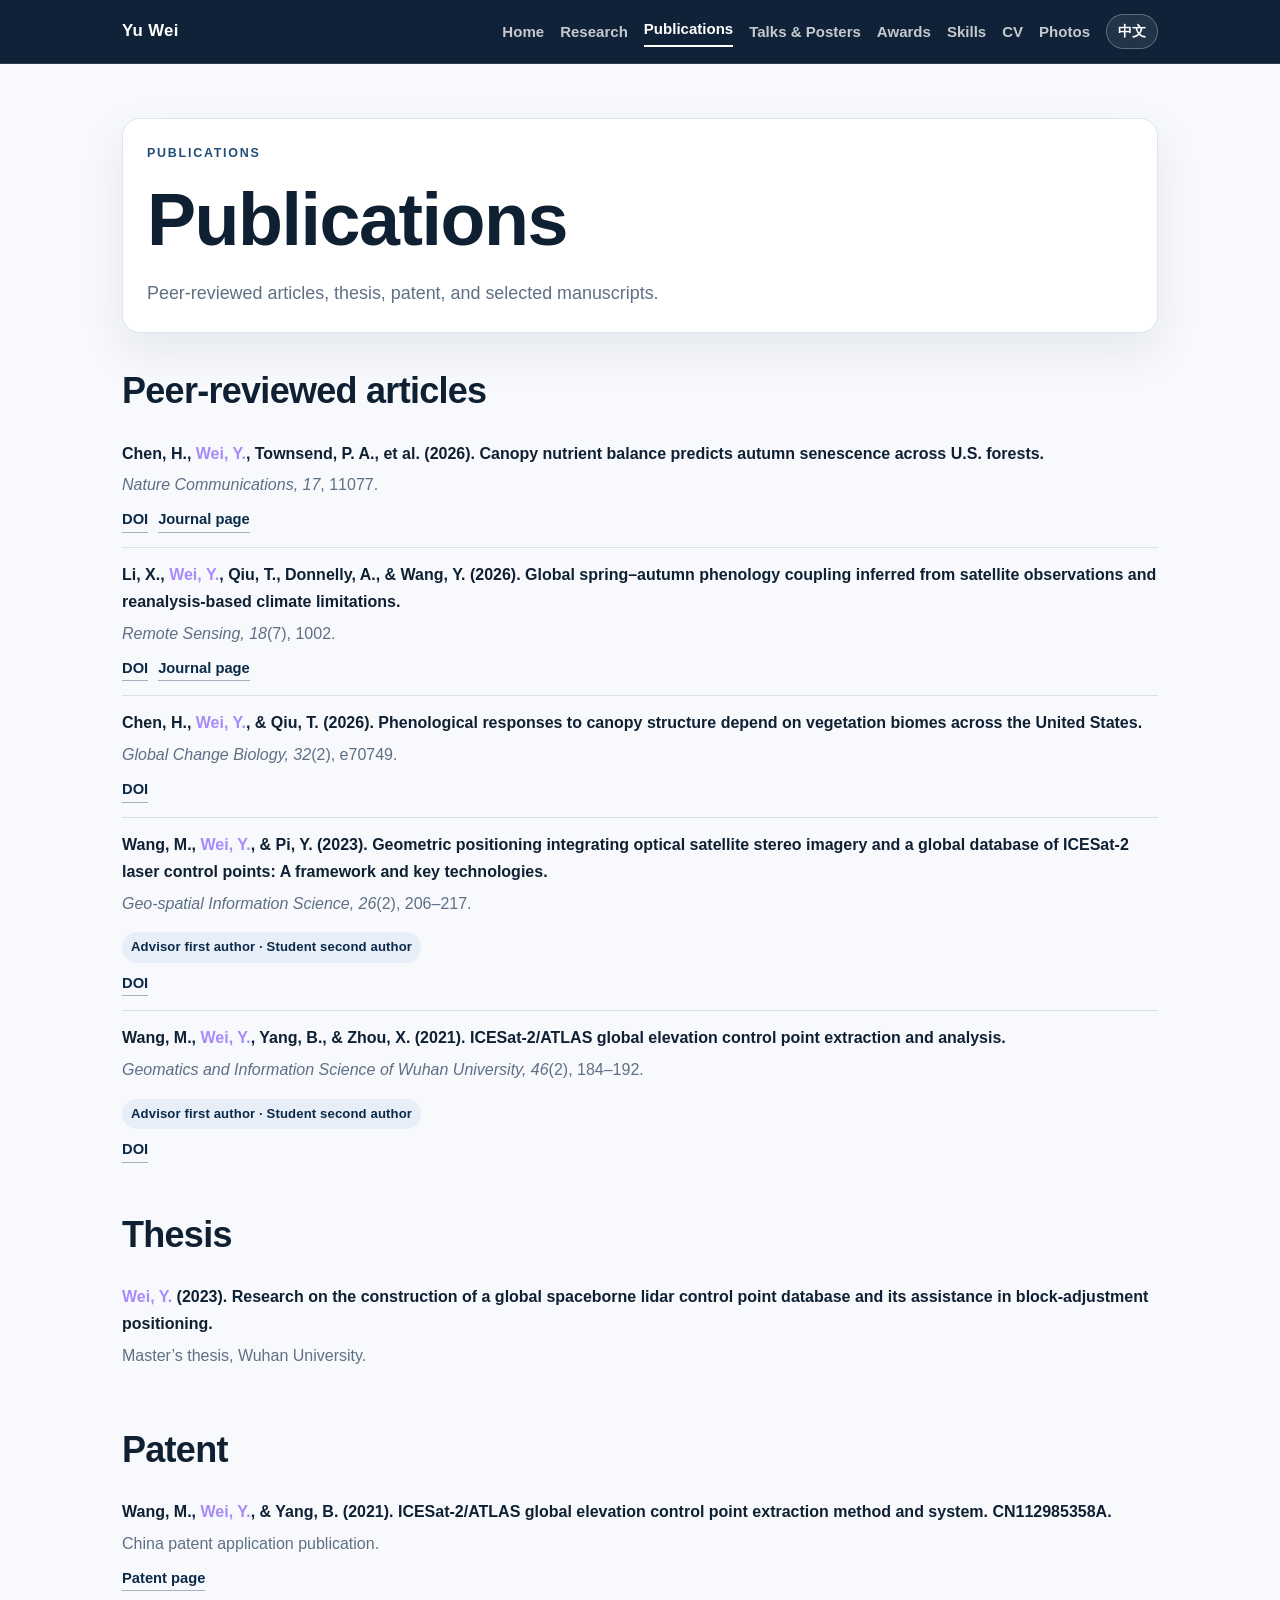
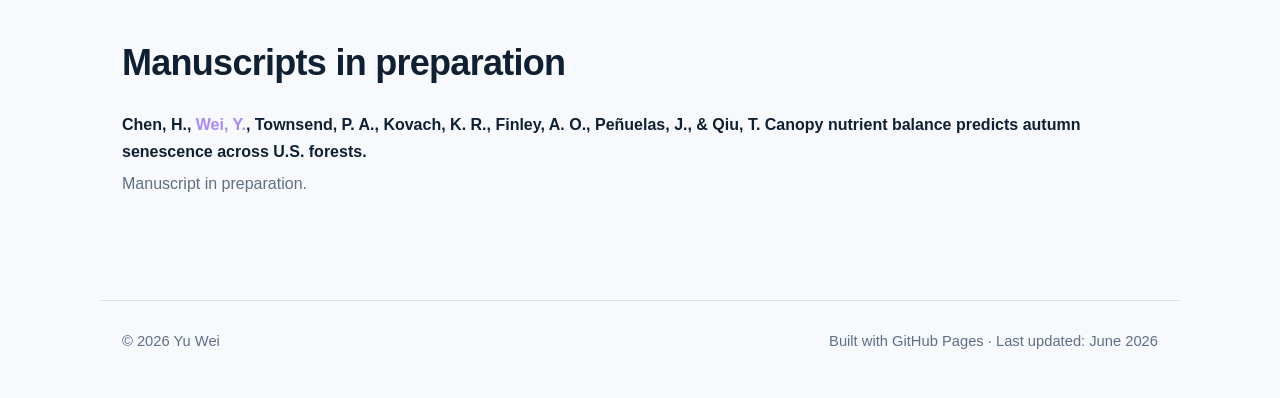
<file: publications.html>
<!doctype html>
<html lang="en">
<head>
  <meta charset="utf-8">
  <meta name="viewport" content="width=device-width, initial-scale=1">
  <title>Publications | Yu Wei</title>
  <meta name="description" content="Publications by Yu Wei, including peer-reviewed articles, thesis, patent, and ongoing research.">
  <link rel="stylesheet" href="assets/css/style.css">
  <script src="assets/js/language.js" defer></script>
</head>
<body>
  <header class="site-header">
    <div class="nav-wrap">
      <a class="brand" href="index.html">Yu Wei</a>
      <nav class="nav-links" aria-label="Primary navigation">
        <a href="index.html"><span data-lang="en">Home</span><span data-lang="zh">首页</span></a>
        <a href="research.html"><span data-lang="en">Research</span><span data-lang="zh">研究方向</span></a>
        <a class="active" href="publications.html"><span data-lang="en">Publications</span><span data-lang="zh">论文</span></a>
        <a href="talks.html"><span data-lang="en">Talks & Posters</span><span data-lang="zh">报告与海报</span></a>
        <a href="awards.html"><span data-lang="en">Awards</span><span data-lang="zh">获奖</span></a>
        <a href="skills.html"><span data-lang="en">Skills</span><span data-lang="zh">技能</span></a>
        <a href="cv.html">CV</a>
        <a href="photos.html"><span data-lang="en">Photos</span><span data-lang="zh">照片</span></a>
        <button class="lang-toggle" type="button" data-language-toggle>中文</button>
      </nav>
    </div>
  </header>

  <main>
    <section class="card">
      <div class="kicker" data-lang="en">Publications</div>
      <div class="kicker" data-lang="zh">论文与学术成果</div>
      <h1 data-lang="en">Publications</h1>
      <h1 data-lang="zh">论文</h1>
      <p class="subtitle" data-lang="en">Peer-reviewed articles, thesis, patent, and selected manuscripts.</p>
      <p class="subtitle" data-lang="zh">正式发表论文、毕业论文、专利与部分进行中的研究。</p>
    </section>

    <section>
     
<h2 data-lang="en">Peer-reviewed articles</h2>
<h2 data-lang="zh">已出版论文</h2>

<ul class="list-clean">

  <li>
    <div class="pub-title">Chen, H., <span class="author-me">Wei, Y.</span>, Townsend, P. A., et al. (2026). Canopy nutrient balance predicts autumn senescence across U.S. forests.</div>
    <p class="citation"><em>Nature Communications, 17</em>, 11077.</p>
    <div class="link-row">
      <a class="mini-link" href="https://doi.org/10.1038/s41467-026-78891-1" target="_blank" rel="noopener">DOI</a>
      <a class="mini-link" href="https://www.nature.com/articles/s41467-026-78891-1" target="_blank" rel="noopener">Journal page</a>
    </div>
  </li>
  
  <li>
    <div class="pub-title">Li, X., <span class="author-me">Wei, Y.</span>, Qiu, T., Donnelly, A., & Wang, Y. (2026). Global spring–autumn phenology coupling inferred from satellite observations and reanalysis-based climate limitations.</div>
    <p class="citation"><em>Remote Sensing, 18</em>(7), 1002.</p>
    <div class="link-row">
      <a class="mini-link" href="https://doi.org/10.3390/rs18071002" target="_blank" rel="noopener">DOI</a>
      <a class="mini-link" href="https://www.mdpi.com/2072-4292/18/7/1002" target="_blank" rel="noopener">Journal page</a>
    </div>
  </li>

  <li>
    <div class="pub-title">Chen, H., <span class="author-me">Wei, Y.</span>, & Qiu, T. (2026). Phenological responses to canopy structure depend on vegetation biomes across the United States.</div>
    <p class="citation"><em>Global Change Biology, 32</em>(2), e70749.</p>
    <div class="link-row">
      <a class="mini-link" href="https://doi.org/10.1111/gcb.70749" target="_blank" rel="noopener">DOI</a>
    </div>
  </li>

  <li>
    <div class="pub-title">Wang, M., <span class="author-me">Wei, Y.</span>, & Pi, Y. (2023). Geometric positioning integrating optical satellite stereo imagery and a global database of ICESat-2 laser control points: A framework and key technologies.</div>
    <p class="citation"><em>Geo-spatial Information Science, 26</em>(2), 206–217.</p>
    <div class="author-note">Advisor first author · Student second author</div>
    <div class="link-row">
      <a class="mini-link" href="https://doi.org/10.1080/10095020.2022.2159885" target="_blank" rel="noopener">DOI</a>
    </div>
  </li>

  <li>
    <div class="pub-title">Wang, M., <span class="author-me">Wei, Y.</span>, Yang, B., & Zhou, X. (2021). ICESat-2/ATLAS global elevation control point extraction and analysis.</div>
    <p class="citation"><em>Geomatics and Information Science of Wuhan University, 46</em>(2), 184–192.</p>
    <div class="author-note">Advisor first author · Student second author</div>
    <div class="link-row">
      <a class="mini-link" href="https://doi.org/10.13203/j.whugis20200531" target="_blank" rel="noopener">DOI</a>
    </div>
  </li>
</ul>
  </section>


  <section>
    <h2 data-lang="en">Thesis</h2>
    <h2 data-lang="zh">学位论文</h2>
  
    <ul class="list-clean">
      <li>
        <div class="pub-title" data-lang="en">
          <span class="author-me">Wei, Y.</span> (2023). Research on the construction of a global spaceborne lidar control point database and its assistance in block-adjustment positioning.
        </div>
        <div class="pub-title" data-lang="zh">
          <span class="author-me">韦钰</span>. (2023). 全球星载激光控制点数据库构建及辅助区域网平差定位方法研究.
        </div>
        <p class="citation" data-lang="en">Master’s thesis, Wuhan University.</p>
        <p class="citation" data-lang="zh">硕士学位论文，武汉大学。</p>
      </li>
    </ul>
  </section>
  
  <section>
    <h2 data-lang="en">Patent</h2>
    <h2 data-lang="zh">专利</h2>
  
    <ul class="list-clean">
      <li>
        <div class="pub-title" data-lang="en">
          Wang, M., <span class="author-me">Wei, Y.</span>, &amp; Yang, B. (2021). ICESat-2/ATLAS global elevation control point extraction method and system. CN112985358A.
        </div>
        <div class="pub-title" data-lang="zh">
          王密，<span class="author-me">韦钰</span>，杨博. (2021). ICESat-2/ATLAS 全球高程控制点提取方法及系统. CN112985358A.
        </div>
        <p class="citation" data-lang="en">China patent application publication.</p>
        <p class="citation" data-lang="zh">中国发明专利申请公布。</p>
        <div class="link-row">
          <a class="mini-link"
             href="https://patents.google.com/patent/CN112985358A/zh"
             target="_blank"
             rel="noopener">Patent page</a>
        </div>
      </li>
    </ul>
  </section>

    <section>

    <h2 data-lang="en">Manuscripts in preparation</h2>
    <h2 data-lang="zh">正在准备的文章</h2>

    <ul class="list-clean">
      <li>
        <div class="pub-title">Chen, H., <span class="author-me">Wei, Y.</span>, Townsend, P. A., Kovach, K. R., Finley, A. O., Peñuelas, J., & Qiu, T. Canopy nutrient balance predicts autumn senescence across U.S. forests.</div>
        <p class="citation">Manuscript in preparation.</p>
      </li>
    </ul>

    </section>
  </main>

  <footer class="footer">
    <span>© <span id="year">2026</span> Yu Wei</span>
    <span data-lang="en">Built with GitHub Pages · Last updated: June 2026</span>
    <span data-lang="zh">基于 GitHub Pages 搭建 · 最近更新：2026年6月</span>
  </footer>
  <script>document.getElementById('year').textContent = new Date().getFullYear();</script>
</body>
</html>
</file>
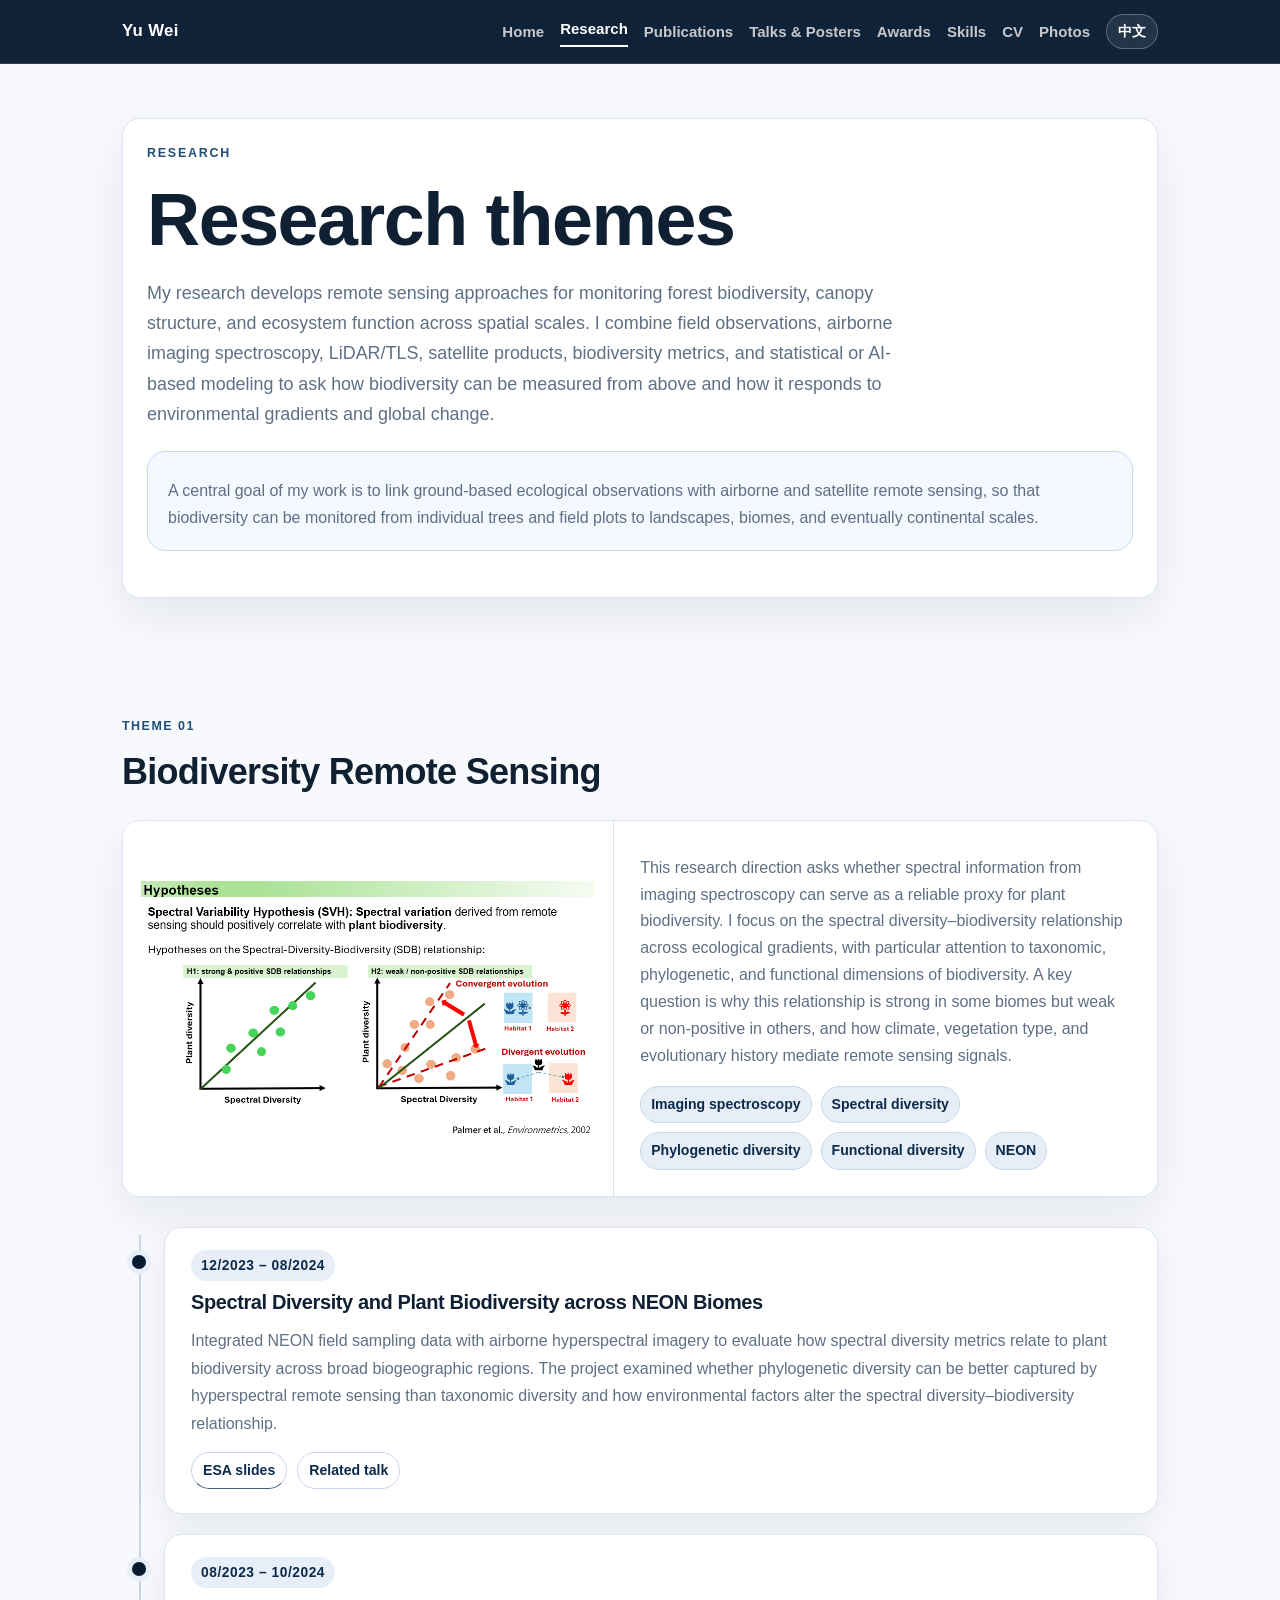
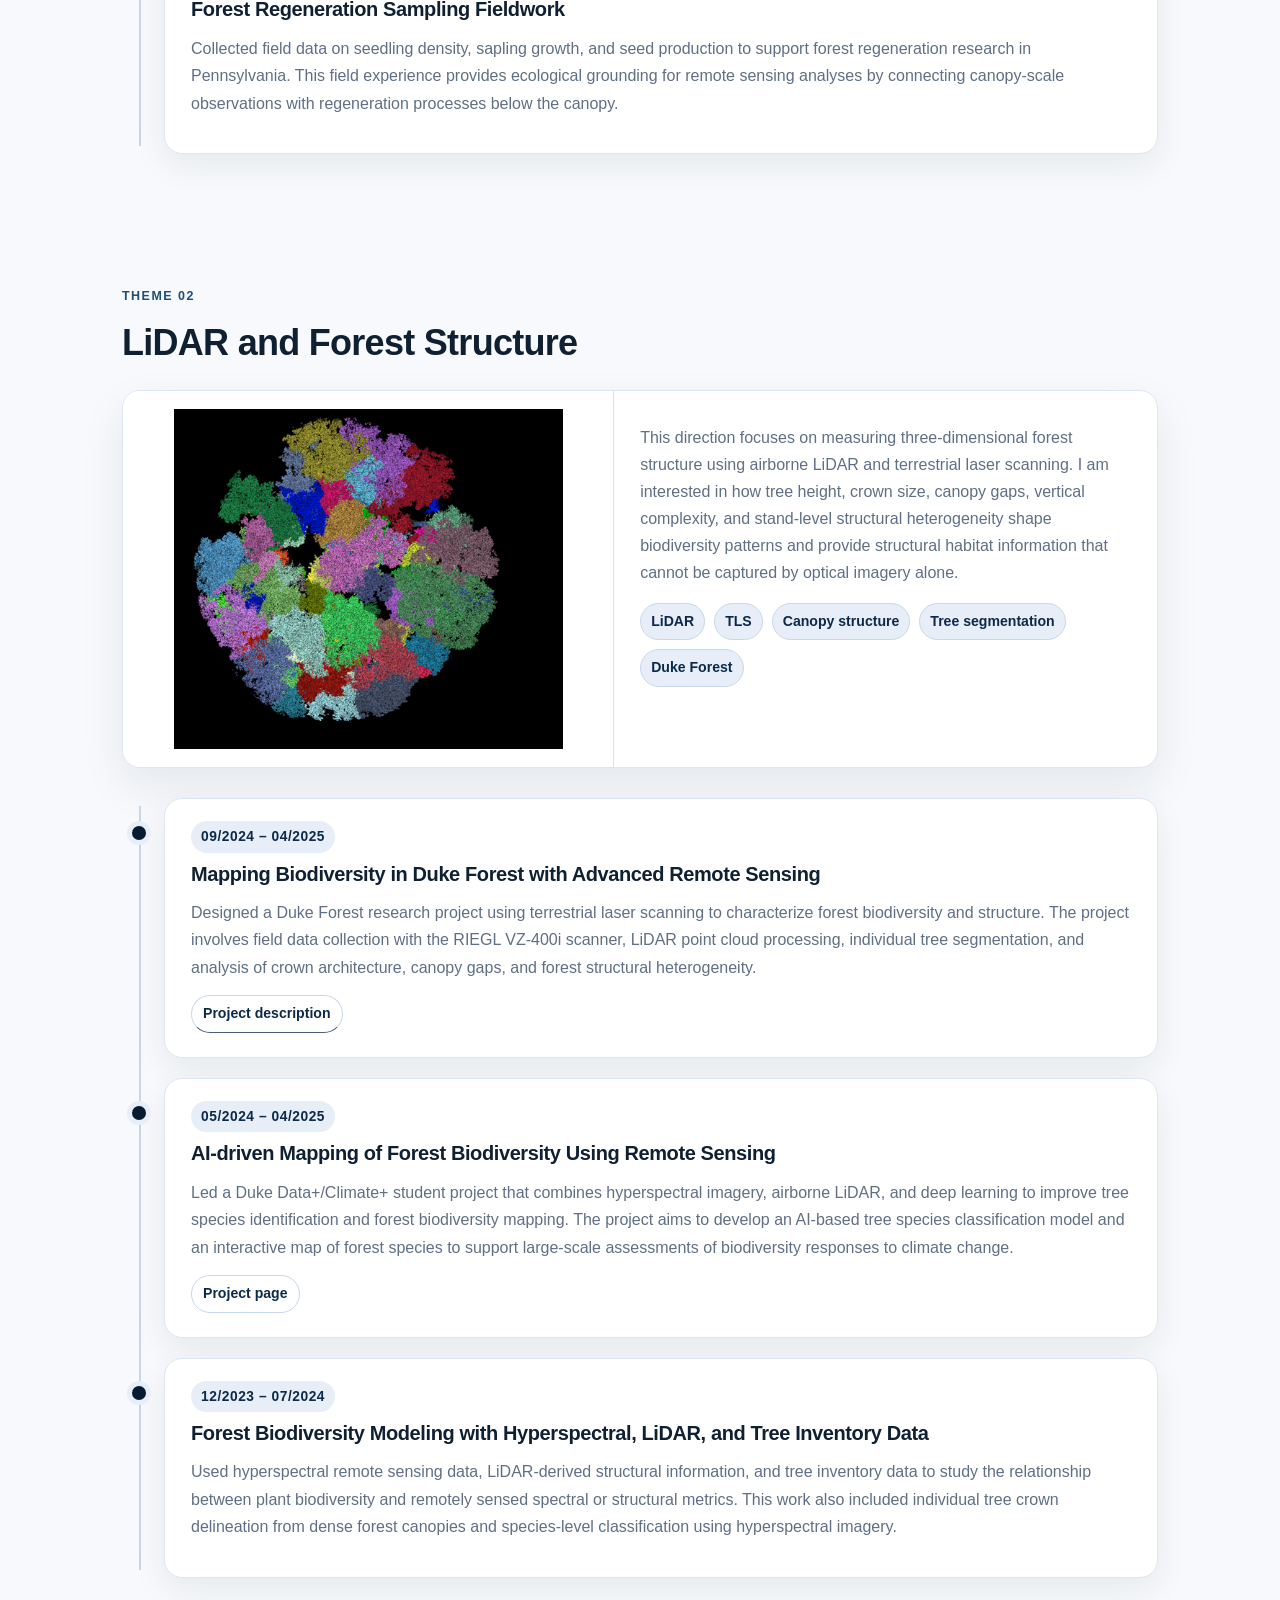
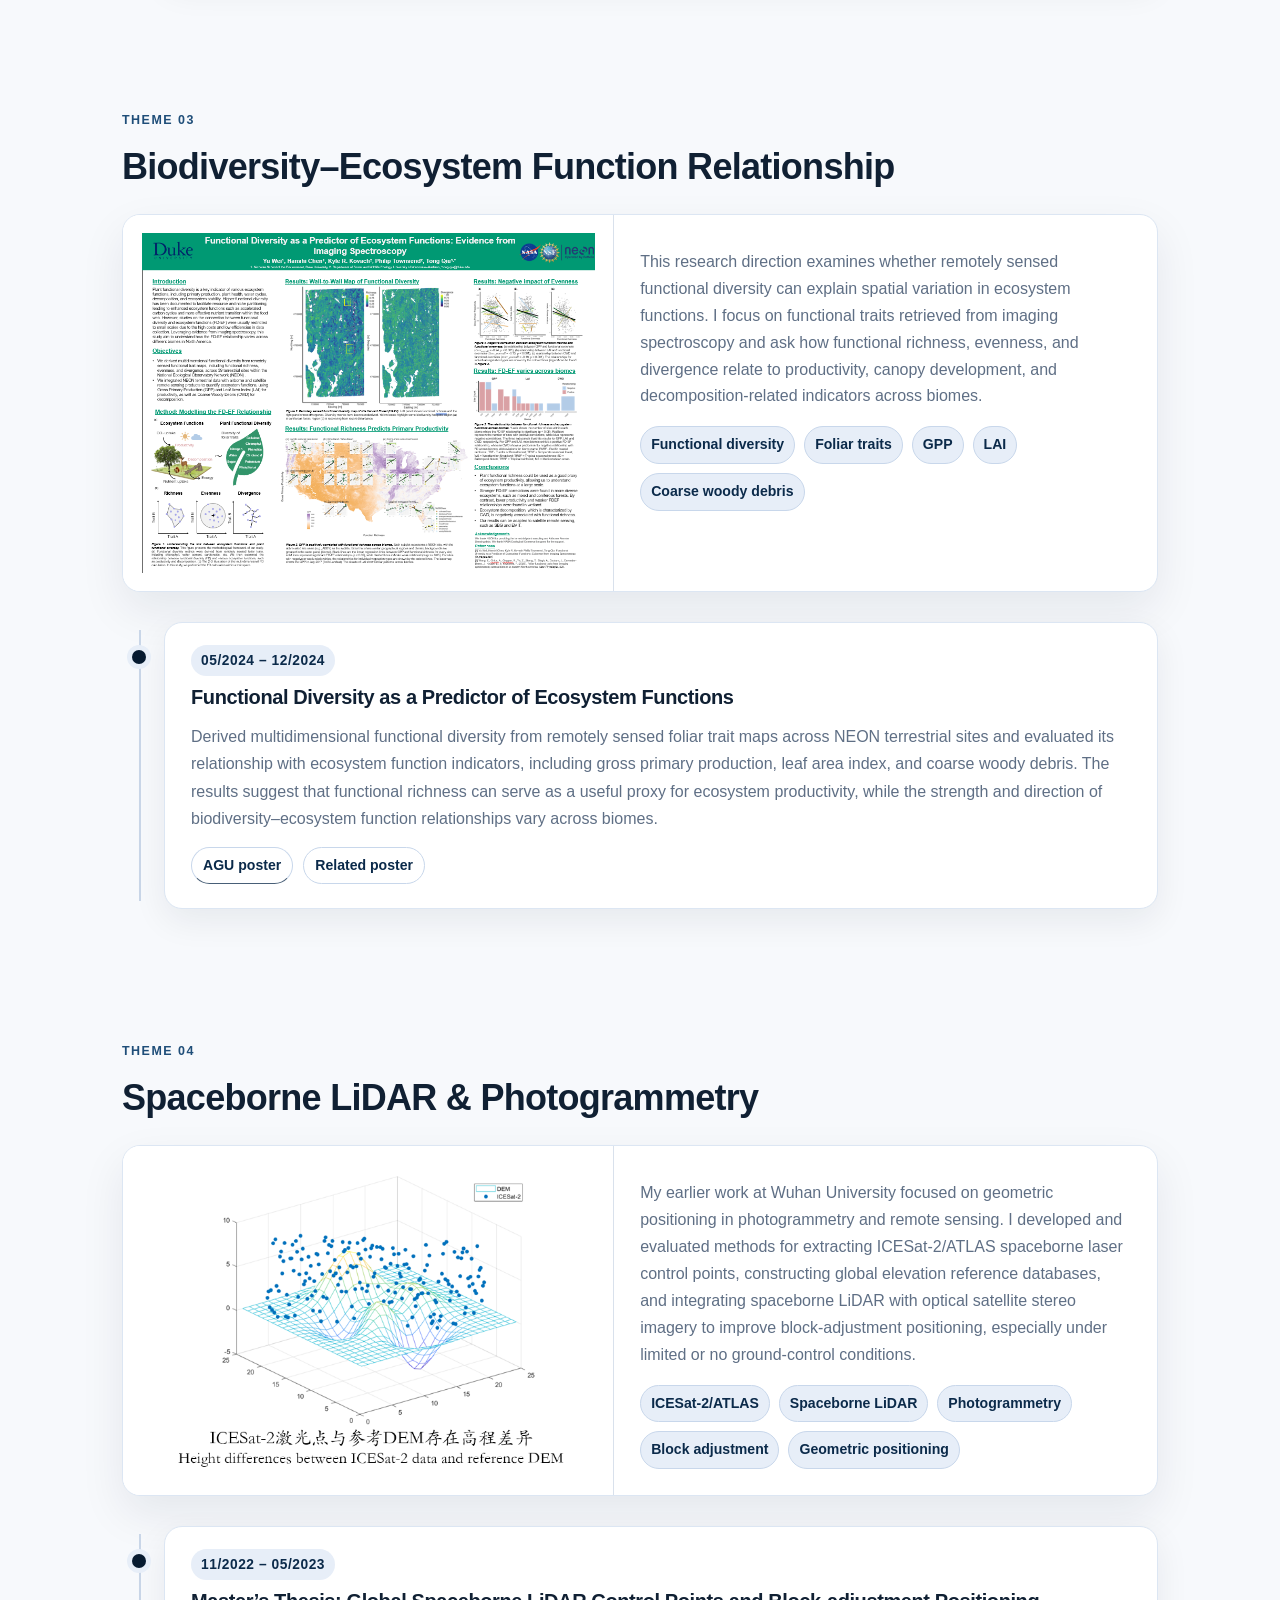
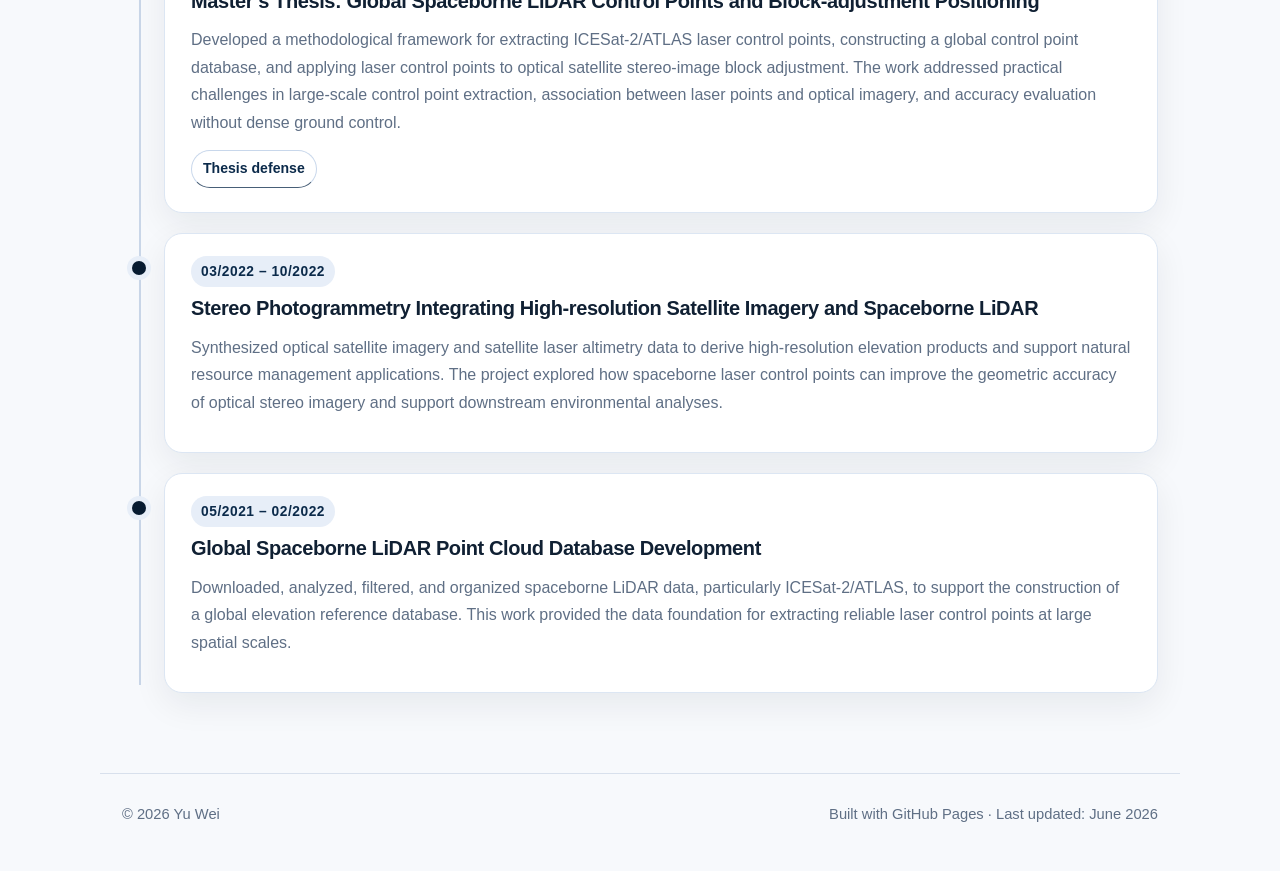
<file: research.html>
<!doctype html>
<html lang="en">
<head>
  <meta charset="utf-8">
  <meta name="viewport" content="width=device-width, initial-scale=1">
  <title>Research | Yu Wei</title>
  <meta name="description" content="Research themes of Yu Wei: biodiversity remote sensing, forest structure and phenology, and spaceborne LiDAR photogrammetry.">
  <link rel="stylesheet" href="assets/css/style.css">
  <script src="assets/js/language.js" defer></script>
</head>
<body>
  <header class="site-header">
    <div class="nav-wrap">
      <a class="brand" href="index.html">Yu Wei</a>
      <nav class="nav-links" aria-label="Primary navigation">
        <a href="index.html"><span data-lang="en">Home</span><span data-lang="zh">首页</span></a>
        <a class="active" href="research.html"><span data-lang="en">Research</span><span data-lang="zh">研究方向</span></a>
        <a href="publications.html"><span data-lang="en">Publications</span><span data-lang="zh">论文</span></a>
        <a href="talks.html"><span data-lang="en">Talks & Posters</span><span data-lang="zh">报告与海报</span></a>
        <a href="awards.html"><span data-lang="en">Awards</span><span data-lang="zh">获奖</span></a>
        <a href="skills.html"><span data-lang="en">Skills</span><span data-lang="zh">技能</span></a>
        <a href="cv.html">CV</a>
        <a href="photos.html"><span data-lang="en">Photos</span><span data-lang="zh">照片</span></a>
        <button class="lang-toggle" type="button" data-language-toggle>中文</button>
      </nav>
    </div>
  </header>
<main>
  <section class="card">
    <div class="kicker" data-lang="en">Research</div>
    <div class="kicker" data-lang="zh">研究方向</div>

    <h1 data-lang="en">Research themes</h1>
    <h1 data-lang="zh">研究方向</h1>

    <p class="subtitle" data-lang="en">
      My research develops remote sensing approaches for monitoring forest biodiversity, canopy structure, and ecosystem function across spatial scales. I combine field observations, airborne imaging spectroscopy, LiDAR/TLS, satellite products, biodiversity metrics, and statistical or AI-based modeling to ask how biodiversity can be measured from above and how it responds to environmental gradients and global change.
    </p>

    <p class="subtitle" data-lang="zh">
      我的研究关注如何利用遥感方法跨尺度监测森林生物多样性、冠层结构与生态系统功能。我结合地面生态观测、机载成像光谱、LiDAR/TLS、卫星产品、生物多样性指标以及统计和 AI 建模方法，探索如何从遥感数据中刻画生物多样性，并理解其对环境梯度和全球变化的响应。
    </p>

    <div class="notice">
      <p data-lang="en">
        A central goal of my work is to link ground-based ecological observations with airborne and satellite remote sensing, so that biodiversity can be monitored from individual trees and field plots to landscapes, biomes, and eventually continental scales.
      </p>
      <p data-lang="zh">
        我的研究主线是将地面生态观测与机载、星载遥感数据连接起来，使生物多样性监测能够从单木和样地尺度扩展到景观、生物群系乃至大陆尺度。
      </p>
    </div>
  </section>

  <section class="research-theme-section">
    <div class="research-theme-heading">
      <span class="theme-number">Theme 01</span>
      <h2 data-lang="en">Biodiversity Remote Sensing</h2>
      <h2 data-lang="zh">生物多样性遥感</h2>
    </div>

    <div class="entry-card entry-media-card">
      <a class="entry-media-link" href="assets/img/research-biodiversity.svg" target="_blank" rel="noopener">
        <img class="entry-media" src="assets/img/research-biodiversity.svg" alt="Biodiversity remote sensing figure">
      </a>

      <div class="entry-content">
        <p data-lang="en">
          This research direction asks whether spectral information from imaging spectroscopy can serve as a reliable proxy for plant biodiversity. I focus on the spectral diversity–biodiversity relationship across ecological gradients, with particular attention to taxonomic, phylogenetic, and functional dimensions of biodiversity. A key question is why this relationship is strong in some biomes but weak or non-positive in others, and how climate, vegetation type, and evolutionary history mediate remote sensing signals.
        </p>

        <p data-lang="zh">
          这一方向关注成像光谱中的光谱信息是否能够作为反演植物生物多样性的可靠指标。我重点研究光谱多样性—生物多样性关系在不同生态梯度中的表现，尤其关注分类多样性、系统发育多样性和功能多样性。核心问题是：为什么这一关系在某些生物群系中较强，而在另一些生物群系中较弱甚至不显著？气候、植被类型和进化历史如何影响遥感信号与生物多样性之间的关系？
        </p>

        <ul class="tag-list">
          <li>Imaging spectroscopy</li>
          <li>Spectral diversity</li>
          <li>Phylogenetic diversity</li>
          <li>Functional diversity</li>
          <li>NEON</li>
        </ul>
      </div>
    </div>

    <div class="project-timeline">
      <article class="project-detail-card">
        <div class="project-date">12/2023 – 08/2024</div>
        <h3 data-lang="en">Spectral Diversity and Plant Biodiversity across NEON Biomes</h3>
        <h3 data-lang="zh">NEON 生物群系中的光谱多样性与植物多样性关系</h3>
        <p data-lang="en">
          Integrated NEON field sampling data with airborne hyperspectral imagery to evaluate how spectral diversity metrics relate to plant biodiversity across broad biogeographic regions. The project examined whether phylogenetic diversity can be better captured by hyperspectral remote sensing than taxonomic diversity and how environmental factors alter the spectral diversity–biodiversity relationship.
        </p>
        <p data-lang="zh">
          该项目将 NEON 地面植物调查数据与机载高光谱影像相结合，评估光谱多样性指标在大尺度生物地理梯度中与植物多样性的关系。研究重点包括：高光谱遥感是否更适合捕捉植物的系统发育多样性（相对于分类多样性而言），以及环境因子如何改变光谱多样性—生物多样性之间的相关关系。
        </p>
        <div class="link-row">
          <a class="mini-link" href="assets/files/esa-slides.pdf" target="_blank" rel="noopener">ESA slides</a>
          <a class="mini-link" href="talks.html">Related talk</a>
        </div>
      </article>
      <article class="project-detail-card">
        <div class="project-date">08/2023 – 10/2024</div>
        <h3 data-lang="en">Forest Regeneration Sampling Fieldwork</h3>
        <h3 data-lang="zh">森林再生与植物生物多样性野外调查</h3>
        <p data-lang="en">
          Collected field data on seedling density, sapling growth, and seed production to support forest regeneration research in Pennsylvania. This field experience provides ecological grounding for remote sensing analyses by connecting canopy-scale observations with regeneration processes below the canopy.
        </p>
        <p data-lang="zh">
          该项目在宾夕法尼亚州开展森林再生野外调查，主要采集幼苗密度、幼树生长速度和种子数量等数据。项目为遥感分析提供了重要的地面数据，使冠层尺度的遥感观测能够与森林再生过程建立联系。
        </p>
      </article>
    </div>
  </section>

  <section class="research-theme-section">
    <div class="research-theme-heading">
      <span class="theme-number">Theme 02</span>
      <h2 data-lang="en">LiDAR and Forest Structure</h2>
      <h2 data-lang="zh">LiDAR 与森林结构</h2>
    </div>

    <div class="entry-card entry-media-card">
      <a class="entry-media-link" href="assets/img/research-forest-structure.svg" target="_blank" rel="noopener">
        <img class="entry-media" src="assets/img/research-forest-structure.svg" alt="LiDAR and forest structure figure">
      </a>

      <div class="entry-content">
        <p data-lang="en">
          This direction focuses on measuring three-dimensional forest structure using airborne LiDAR and terrestrial laser scanning. I am interested in how tree height, crown size, canopy gaps, vertical complexity, and stand-level structural heterogeneity shape biodiversity patterns and provide structural habitat information that cannot be captured by optical imagery alone.
        </p>

        <p data-lang="zh">
          这一方向关注如何利用机载 LiDAR 和地基激光扫描刻画森林三维结构。我关注树高、树冠大小、林窗、垂直结构复杂性和林分尺度结构异质性如何影响生物多样性格局，以及这些结构信息如何补充传统光学影像难以直接捕捉的生态信息。
        </p>

        <ul class="tag-list">
          <li>LiDAR</li>
          <li>TLS</li>
          <li>Canopy structure</li>
          <li>Tree segmentation</li>
          <li>Duke Forest</li>
        </ul>
      </div>
    </div>

    <div class="project-timeline">
      <article class="project-detail-card">
        <div class="project-date">09/2024 – 04/2025</div>
        <h3 data-lang="en">Mapping Biodiversity in Duke Forest with Advanced Remote Sensing</h3>
        <h3 data-lang="zh">利用先进遥感技术开展 Duke Forest 生物多样性制图</h3>
        <p data-lang="en">
          Designed a Duke Forest research project using terrestrial laser scanning to characterize forest biodiversity and structure. The project involves field data collection with the RIEGL VZ-400i scanner, LiDAR point cloud processing, individual tree segmentation, and analysis of crown architecture, canopy gaps, and forest structural heterogeneity.
        </p>
        <p data-lang="zh">
          该项目以 Duke Forest 为研究样地，利用地基激光扫描刻画森林生物多样性与结构。项目包括使用 RIEGL VZ-400i 进行野外扫描、处理 LiDAR 点云、进行单木分割，并分析树冠结构、林窗和森林结构异质性。
        </p>
        <div class="link-row">
          <a class="mini-link" href="assets/files/duke-forest-biodiversity.pdf" target="_blank" rel="noopener">Project description</a>
        </div>
      </article>

      <article class="project-detail-card">
        <div class="project-date">05/2024 – 04/2025</div>
        <h3 data-lang="en">AI-driven Mapping of Forest Biodiversity Using Remote Sensing</h3>
        <h3 data-lang="zh">基于 AI 与遥感的森林生物多样性制图</h3>
        <p data-lang="en">
          Led a Duke Data+/Climate+ student project that combines hyperspectral imagery, airborne LiDAR, and deep learning to improve tree species identification and forest biodiversity mapping. The project aims to develop an AI-based tree species classification model and an interactive map of forest species to support large-scale assessments of biodiversity responses to climate change.
        </p>
        <p data-lang="zh">
          该 Duke Data+/Climate+ 项目结合高光谱影像、机载 LiDAR 和深度学习方法，提高树种识别和森林生物多样性制图能力。项目目标是开发基于 AI 的树种分类模型和交互式森林物种地图，为评估气候变化背景下生物多样性响应提供数据基础。
        </p>
        <div class="link-row">
          <a class="mini-link" href="https://bigdata.duke.edu/projects/ai-driven-mapping-of-forest-biodiversity-using-remote-sensing/" target="_blank" rel="noopener">Project page</a>
        </div>
      </article>

         <article class="project-detail-card">
        <div class="project-date">12/2023 – 07/2024</div>
        <h3 data-lang="en">Forest Biodiversity Modeling with Hyperspectral, LiDAR, and Tree Inventory Data</h3>
        <h3 data-lang="zh">融合高光谱、LiDAR 与树木调查数据的森林生物多样性建模</h3>
        <p data-lang="en">
          Used hyperspectral remote sensing data, LiDAR-derived structural information, and tree inventory data to study the relationship between plant biodiversity and remotely sensed spectral or structural metrics. This work also included individual tree crown delineation from dense forest canopies and species-level classification using hyperspectral imagery.
        </p>
        <p data-lang="zh">
          该项目利用高光谱遥感数据、LiDAR 提取的结构信息和树木调查数据，研究植物多样性与遥感光谱/结构指标之间的关系。项目还包括在密集森林冠层中进行单木树冠分割，并基于高光谱影像进行单木尺度的树种分类。
        </p>
      </article>

    </div>
  </section>

  <section class="research-theme-section">
    <div class="research-theme-heading">
      <span class="theme-number">Theme 03</span>
      <h2 data-lang="en">Biodiversity–Ecosystem Function Relationship</h2>
      <h2 data-lang="zh">生物多样性—生态系统功能关系</h2>
    </div>

    <div class="entry-card entry-media-card">
      <a class="entry-media-link" href="assets/img/talk-agu-2024.svg" target="_blank" rel="noopener">
        <img class="entry-media" src="assets/img/talk-agu-2024.svg" alt="Functional diversity and ecosystem function poster">
      </a>

      <div class="entry-content">
        <p data-lang="en">
          This research direction examines whether remotely sensed functional diversity can explain spatial variation in ecosystem functions. I focus on functional traits retrieved from imaging spectroscopy and ask how functional richness, evenness, and divergence relate to productivity, canopy development, and decomposition-related indicators across biomes.
        </p>

        <p data-lang="zh">
          这一方向关注遥感反演的功能多样性是否能够解释生态系统功能的空间差异。我重点研究成像光谱反演的叶片功能性状，并分析功能丰富度、功能均匀度和功能分异度如何与生产力、冠层发育和分解相关指标相联系。
        </p>

        <ul class="tag-list">
          <li>Functional diversity</li>
          <li>Foliar traits</li>
          <li>GPP</li>
          <li>LAI</li>
          <li>Coarse woody debris</li>
        </ul>
      </div>
    </div>

    <div class="project-timeline">
      <article class="project-detail-card">
        <div class="project-date">05/2024 – 12/2024</div>
        <h3 data-lang="en">Functional Diversity as a Predictor of Ecosystem Functions</h3>
        <h3 data-lang="zh">功能多样性作为生态系统功能预测指标</h3>
        <p data-lang="en">
          Derived multidimensional functional diversity from remotely sensed foliar trait maps across NEON terrestrial sites and evaluated its relationship with ecosystem function indicators, including gross primary production, leaf area index, and coarse woody debris. The results suggest that functional richness can serve as a useful proxy for ecosystem productivity, while the strength and direction of biodiversity–ecosystem function relationships vary across biomes.
        </p>
        <p data-lang="zh">
          该项目基于遥感反演的叶片功能性状图，在 NEON 站点尺度上计算多维功能多样性，并评估其与生态系统功能指标之间的关系，包括总初级生产力、叶面积指数和粗木质残体。结果表明，功能丰富度可以作为生态系统生产力的有效代理指标，但生物多样性—生态系统功能关系的强度和方向在不同生物群系中存在差异。
        </p>
        <div class="link-row">
          <a class="mini-link" href="assets/files/poster-yu-final.pdf" target="_blank" rel="noopener">AGU poster</a>
          <a class="mini-link" href="talks.html">Related poster</a>
        </div>
      </article>
    </div>
  </section>

  <section class="research-theme-section">
    <div class="research-theme-heading">
      <span class="theme-number">Theme 04</span>
      <h2 data-lang="en">Spaceborne LiDAR & Photogrammetry</h2>
      <h2 data-lang="zh">星载 LiDAR 与摄影测量</h2>
    </div>

    <div class="entry-card entry-media-card">
      <a class="entry-media-link" href="assets/img/research-spaceborne-lidar.svg" target="_blank" rel="noopener">
        <img class="entry-media" src="assets/img/research-spaceborne-lidar.svg" alt="Spaceborne LiDAR and photogrammetry figure">
      </a>

      <div class="entry-content">
        <p data-lang="en">
          My earlier work at Wuhan University focused on geometric positioning in photogrammetry and remote sensing. I developed and evaluated methods for extracting ICESat-2/ATLAS spaceborne laser control points, constructing global elevation reference databases, and integrating spaceborne LiDAR with optical satellite stereo imagery to improve block-adjustment positioning, especially under limited or no ground-control conditions.
        </p>

        <p data-lang="zh">
          我在武汉大学阶段的研究集中于摄影测量与遥感几何定位。我开发并评估了 ICESat-2/ATLAS 星载激光控制点提取方法、全球高程参考数据库构建方法，以及将星载 LiDAR 与光学卫星立体影像结合以提升区域网平差定位精度的方法，尤其关注少控制或无地面控制条件下的高程定位精度提升。
        </p>

        <ul class="tag-list">
          <li>ICESat-2/ATLAS</li>
          <li>Spaceborne LiDAR</li>
          <li>Photogrammetry</li>
          <li>Block adjustment</li>
          <li>Geometric positioning</li>
        </ul>
      </div>
    </div>

    

    <div class="project-timeline">

         <article class="project-detail-card">
        <div class="project-date">11/2022 – 05/2023</div>
        <h3 data-lang="en">Master’s Thesis: Global Spaceborne LiDAR Control Points and Block-adjustment Positioning</h3>
        <h3 data-lang="zh">硕士论文：全球星载激光控制点数据库构建及辅助区域网平差定位</h3>
        <p data-lang="en">
          Developed a methodological framework for extracting ICESat-2/ATLAS laser control points, constructing a global control point database, and applying laser control points to optical satellite stereo-image block adjustment. The work addressed practical challenges in large-scale control point extraction, association between laser points and optical imagery, and accuracy evaluation without dense ground control.
        </p>
        <p data-lang="zh">
          硕士论文建立了 ICESat-2/ATLAS 激光控制点提取、全球控制点数据库构建以及激光控制点辅助光学卫星立体影像区域网平差的方法框架。研究解决了大范围激光控制点提取、激光点与光学影像关联、以及缺少密集地面控制点条件下精度评价等问题。
        </p>
        <div class="link-row">
          <a class="mini-link" href="assets/files/wuhan-thesis-defense.pdf" target="_blank" rel="noopener">Thesis defense</a>
        </div>
      </article>

      <article class="project-detail-card">
        <div class="project-date">03/2022 – 10/2022</div>
        <h3 data-lang="en">Stereo Photogrammetry Integrating High-resolution Satellite Imagery and Spaceborne LiDAR</h3>
        <h3 data-lang="zh">融合高分辨率卫星影像与星载 LiDAR 的立体摄影测量应用</h3>
        <p data-lang="en">
          Synthesized optical satellite imagery and satellite laser altimetry data to derive high-resolution elevation products and support natural resource management applications. The project explored how spaceborne laser control points can improve the geometric accuracy of optical stereo imagery and support downstream environmental analyses.
        </p>
        <p data-lang="zh">
          该项目融合光学卫星影像和星载激光测高数据，生成高分辨率高程产品，并服务于自然资源管理应用。研究重点是星载激光控制点如何提升光学立体影像的几何定位精度，并为后续环境分析提供基础数据。
        </p>
      </article>

       <article class="project-detail-card">
        <div class="project-date">05/2021 – 02/2022</div>
        <h3 data-lang="en">Global Spaceborne LiDAR Point Cloud Database Development</h3>
        <h3 data-lang="zh">全球星载 LiDAR 点云数据库功能开发</h3>
        <p data-lang="en">
          Downloaded, analyzed, filtered, and organized spaceborne LiDAR data, particularly ICESat-2/ATLAS, to support the construction of a global elevation reference database. This work provided the data foundation for extracting reliable laser control points at large spatial scales.
        </p>
        <p data-lang="zh">
          该项目负责下载、分析、筛选和组织星载 LiDAR 数据，尤其是 ICESat-2/ATLAS 数据，用于构建全球高程参考数据库。该工作为大范围提取可靠激光控制点提供了数据基础。
        </p>
      </article>
   
    </div>
  </section>
</main>
 

  <footer class="footer">
    <span>© <span id="year">2026</span> Yu Wei</span>
    <span data-lang="en">Built with GitHub Pages · Last updated: June 2026</span>
    <span data-lang="zh">基于 GitHub Pages 搭建 · 最近更新：2026年6月</span>
  </footer>
  <script>document.getElementById('year').textContent = new Date().getFullYear();</script>
</body>
</html>
</file>
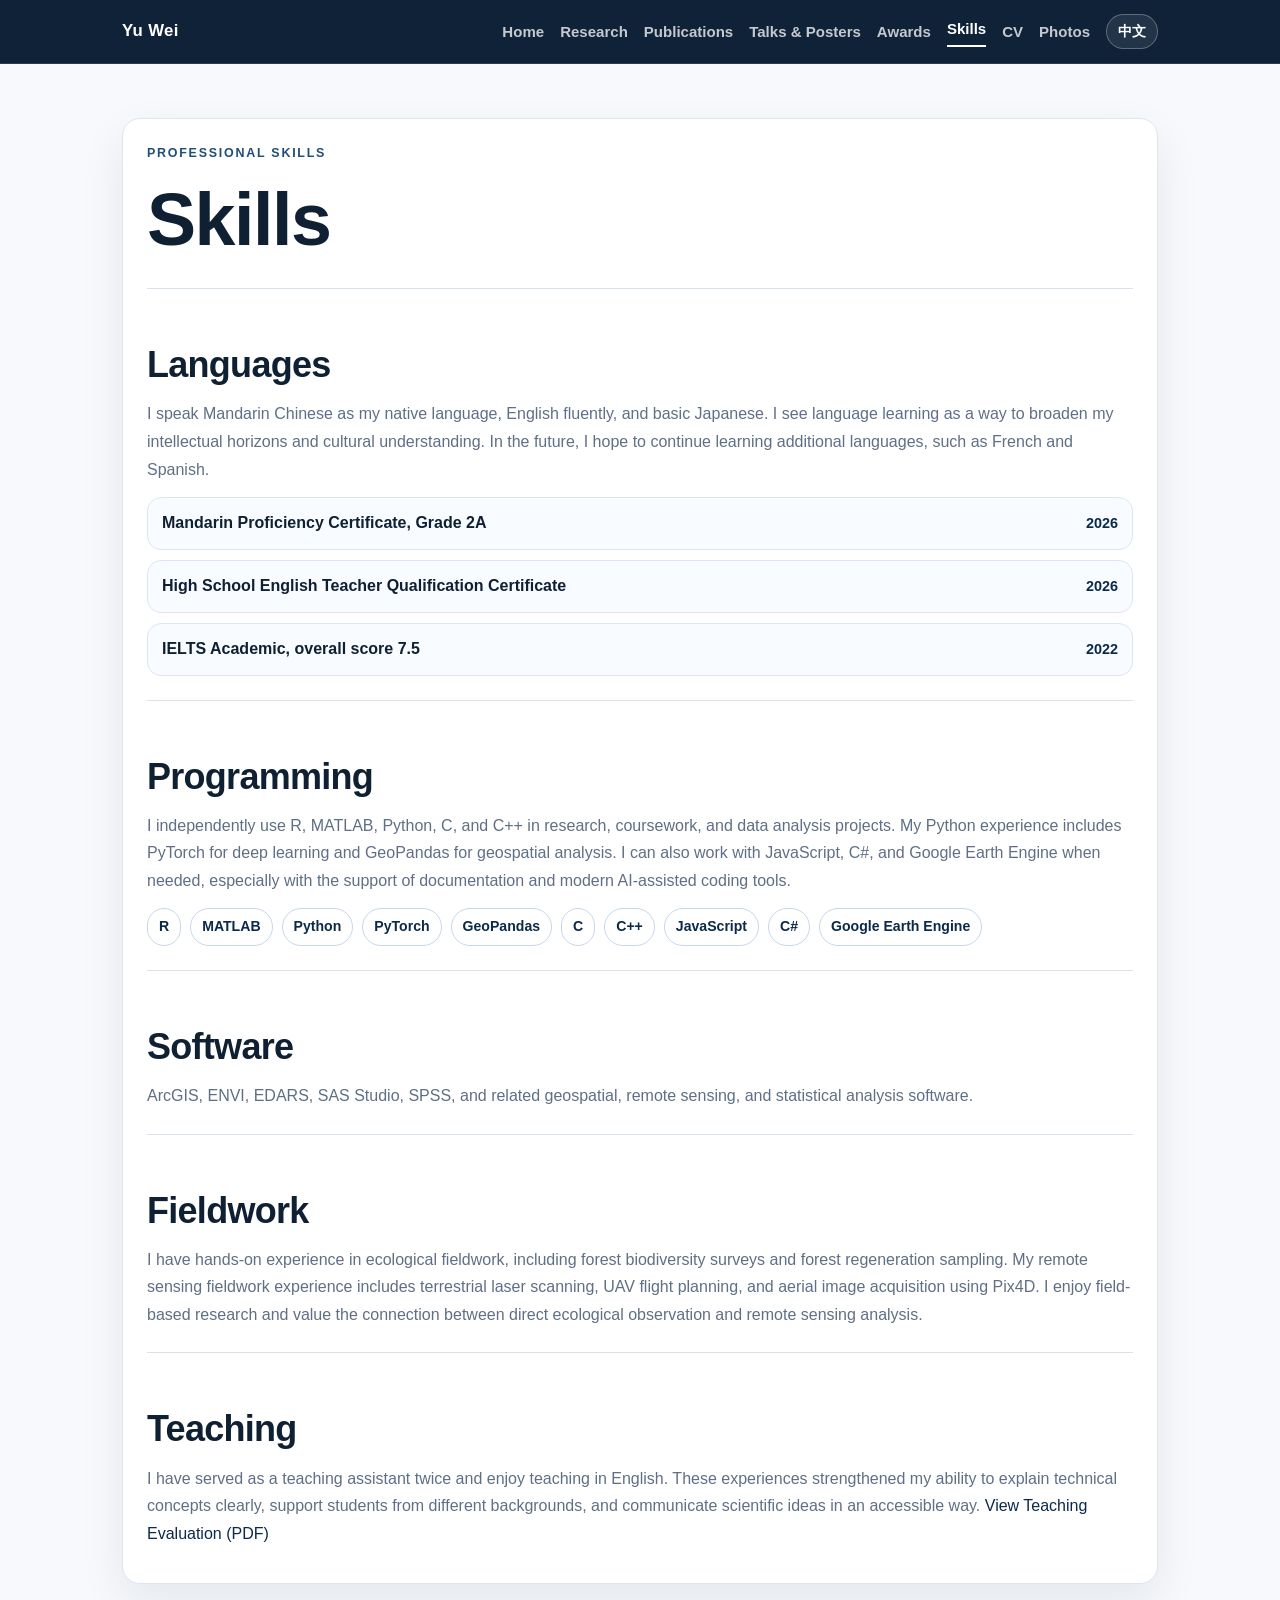
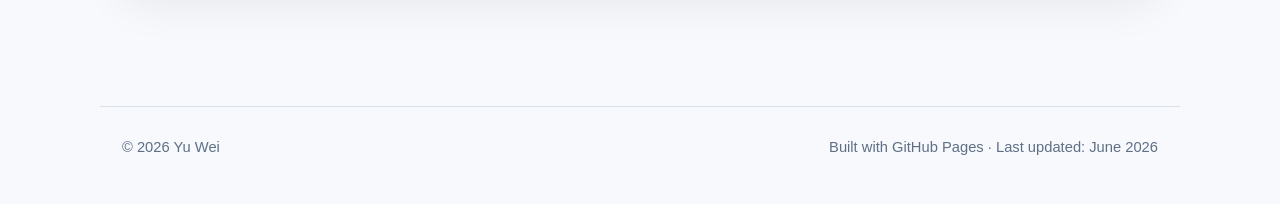
<file: skills.html>
<!doctype html>
<html lang="en">
<head>
  <meta charset="utf-8">
  <meta name="viewport" content="width=device-width, initial-scale=1">
  <title>Professional Skills | Yu Wei</title>
  <meta name="description" content="Professional skills, language certificates, programming skills, software, fieldwork, and teaching experience of Yu Wei.">
  <link rel="stylesheet" href="assets/css/style.css">
  <script src="assets/js/language.js" defer></script>
</head>

<body>
  <header class="site-header">
    <div class="nav-wrap">
      <a class="brand" href="index.html">Yu Wei</a>
      <nav class="nav-links" aria-label="Primary navigation">
        <a href="index.html"><span data-lang="en">Home</span><span data-lang="zh">首页</span></a>
        <a href="research.html"><span data-lang="en">Research</span><span data-lang="zh">研究方向</span></a>
        <a href="publications.html"><span data-lang="en">Publications</span><span data-lang="zh">论文</span></a>
        <a href="talks.html"><span data-lang="en">Talks & Posters</span><span data-lang="zh">报告与海报</span></a>
        <a href="awards.html"><span data-lang="en">Awards</span><span data-lang="zh">获奖</span></a>
        <a class="active" href="skills.html"><span data-lang="en">Skills</span><span data-lang="zh">技能</span></a>
        <a href="cv.html">CV</a>
        <a href="photos.html"><span data-lang="en">Photos</span><span data-lang="zh">照片</span></a>
        <button class="lang-toggle" type="button" data-language-toggle>中文</button>
      </nav>
    </div>
  </header>

  <main>
    <section class="card skills-certificates">
      <div class="kicker" data-lang="en">Professional Skills</div>
      <div class="kicker" data-lang="zh">专业技能</div>

      <h1 data-lang="en">Skills</h1>
      <h1 data-lang="zh">技能</h1>

      <div class="skill-block">
        <h2 data-lang="en">Languages</h2>
        <h2 data-lang="zh">语言能力</h2>

        <p data-lang="en">
          I speak Mandarin Chinese as my native language, English fluently, and basic Japanese. I see language learning as a way to broaden my intellectual horizons and cultural understanding. In the future, I hope to continue learning additional languages, such as French and Spanish.
        </p>

        <p data-lang="zh">
          我的母语是中文，能够流利使用英语，正在学习日语。我认为学习新的语言有助于拓宽人生的边界，也能帮助我更好地理解不同文化和学术传统，因此未来会继续主动学习更多语言。
        </p>

        <ul class="cert-list">
          <li>
            <span data-lang="en">Mandarin Proficiency Certificate, Grade 2A</span>
            <span data-lang="zh">普通话水平测试二级甲等</span>
            <span class="cert-year">2026</span>
          </li>
          <li>
            <span data-lang="en">High School English Teacher Qualification Certificate</span>
            <span data-lang="zh">高中英语教师资格证</span>
            <span class="cert-year">2026</span>
          </li>
          <li>
            <span data-lang="en">IELTS Academic, overall score 7.5</span>
            <span data-lang="zh">IELTS 雅思学术类，总分 7.5</span>
            <span class="cert-year">2022</span>
          </li>
        </ul>
      </div>

      <div class="skill-block">
        <h2 data-lang="en">Programming</h2>
        <h2 data-lang="zh">编程</h2>

        <p data-lang="en">
          I independently use R, MATLAB, Python, C, and C++ in research, coursework, and data analysis projects. My Python experience includes PyTorch for deep learning and GeoPandas for geospatial analysis. I can also work with JavaScript, C#, and Google Earth Engine when needed, especially with the support of documentation and modern AI-assisted coding tools.
        </p>

        <p data-lang="zh">
          我能在科研项目中独立使用 R、MATLAB、Python、C 和 C++。其中，Python 主要用于深度学习和地理空间数据分析，包括 PyTorch 和 GeoPandas。对于 JavaScript、C# 和 Google Earth Engine，我不能离线独立开发，但能在AI辅助下进行使用和调试。
        </p>

        <div class="skill-tags">
          <span>R</span>
          <span>MATLAB</span>
          <span>Python</span>
          <span>PyTorch</span>
          <span>GeoPandas</span>
          <span>C</span>
          <span>C++</span>
          <span>JavaScript</span>
          <span>C#</span>
          <span>Google Earth Engine</span>
        </div>
      </div>

      <div class="skill-block">
        <h2 data-lang="en">Software</h2>
        <h2 data-lang="zh">专业软件</h2>

        <p data-lang="en">
          ArcGIS, ENVI, EDARS, SAS Studio, SPSS, and related geospatial, remote sensing, and statistical analysis software.
        </p>

        <p data-lang="zh">
          熟悉 ArcGIS、ENVI、EDARS、SAS Studio、SPSS 等地理空间分析、遥感处理与统计分析相关软件。
        </p>
      </div>

      <div class="skill-block">
        <h2 data-lang="en">Fieldwork</h2>
        <h2 data-lang="zh">田野调查</h2>

        <p data-lang="en">
          I have hands-on experience in ecological fieldwork, including forest biodiversity surveys and forest regeneration sampling. My remote sensing fieldwork experience includes terrestrial laser scanning, UAV flight planning, and aerial image acquisition using Pix4D. I enjoy field-based research and value the connection between direct ecological observation and remote sensing analysis.
        </p>

        <p data-lang="zh">
          我具有生态学田野调查经验，包括森林生物多样性调查与森林再生采样工作。我很享受田野工作。
        </p>
      </div>

      <div class="skill-block">
        <h2 data-lang="en">Teaching</h2>
        <h2 data-lang="zh">教学经历</h2>

            <p data-lang="en">
        I have served as a teaching assistant twice and enjoy teaching in English.
        These experiences strengthened my ability to explain technical concepts clearly,
        support students from different backgrounds, and communicate scientific ideas
        in an accessible way.
        <a href="assets/files/ENVIRON-558L-YuWei.pdf" target="_blank" rel="noopener noreferrer">
          View Teaching Evaluation (PDF)
        </a>
      </p>
      
      <p data-lang="zh">
        我曾两次担任课程助教，享受全英文教学的过程。
        这些经历提升了我清晰讲解技术概念、支持不同背景学生以及有效传达科学知识的能力。
        <a href="assets/files/ENVIRON-558L-YuWei.pdf" target="_blank" rel="noopener noreferrer">
          查看课程教学评价（PDF）
        </a>
      </p>
      </div>
    </section>
  </main>

  <footer class="footer">
    <span>© <span id="year">2026</span> Yu Wei</span>
    <span data-lang="en">Built with GitHub Pages · Last updated: June 2026</span>
    <span data-lang="zh">基于 GitHub Pages 搭建 · 最近更新：2026年6月</span>
  </footer>

  <script>document.getElementById('year').textContent = new Date().getFullYear();</script>
</body>
</html>
</file>
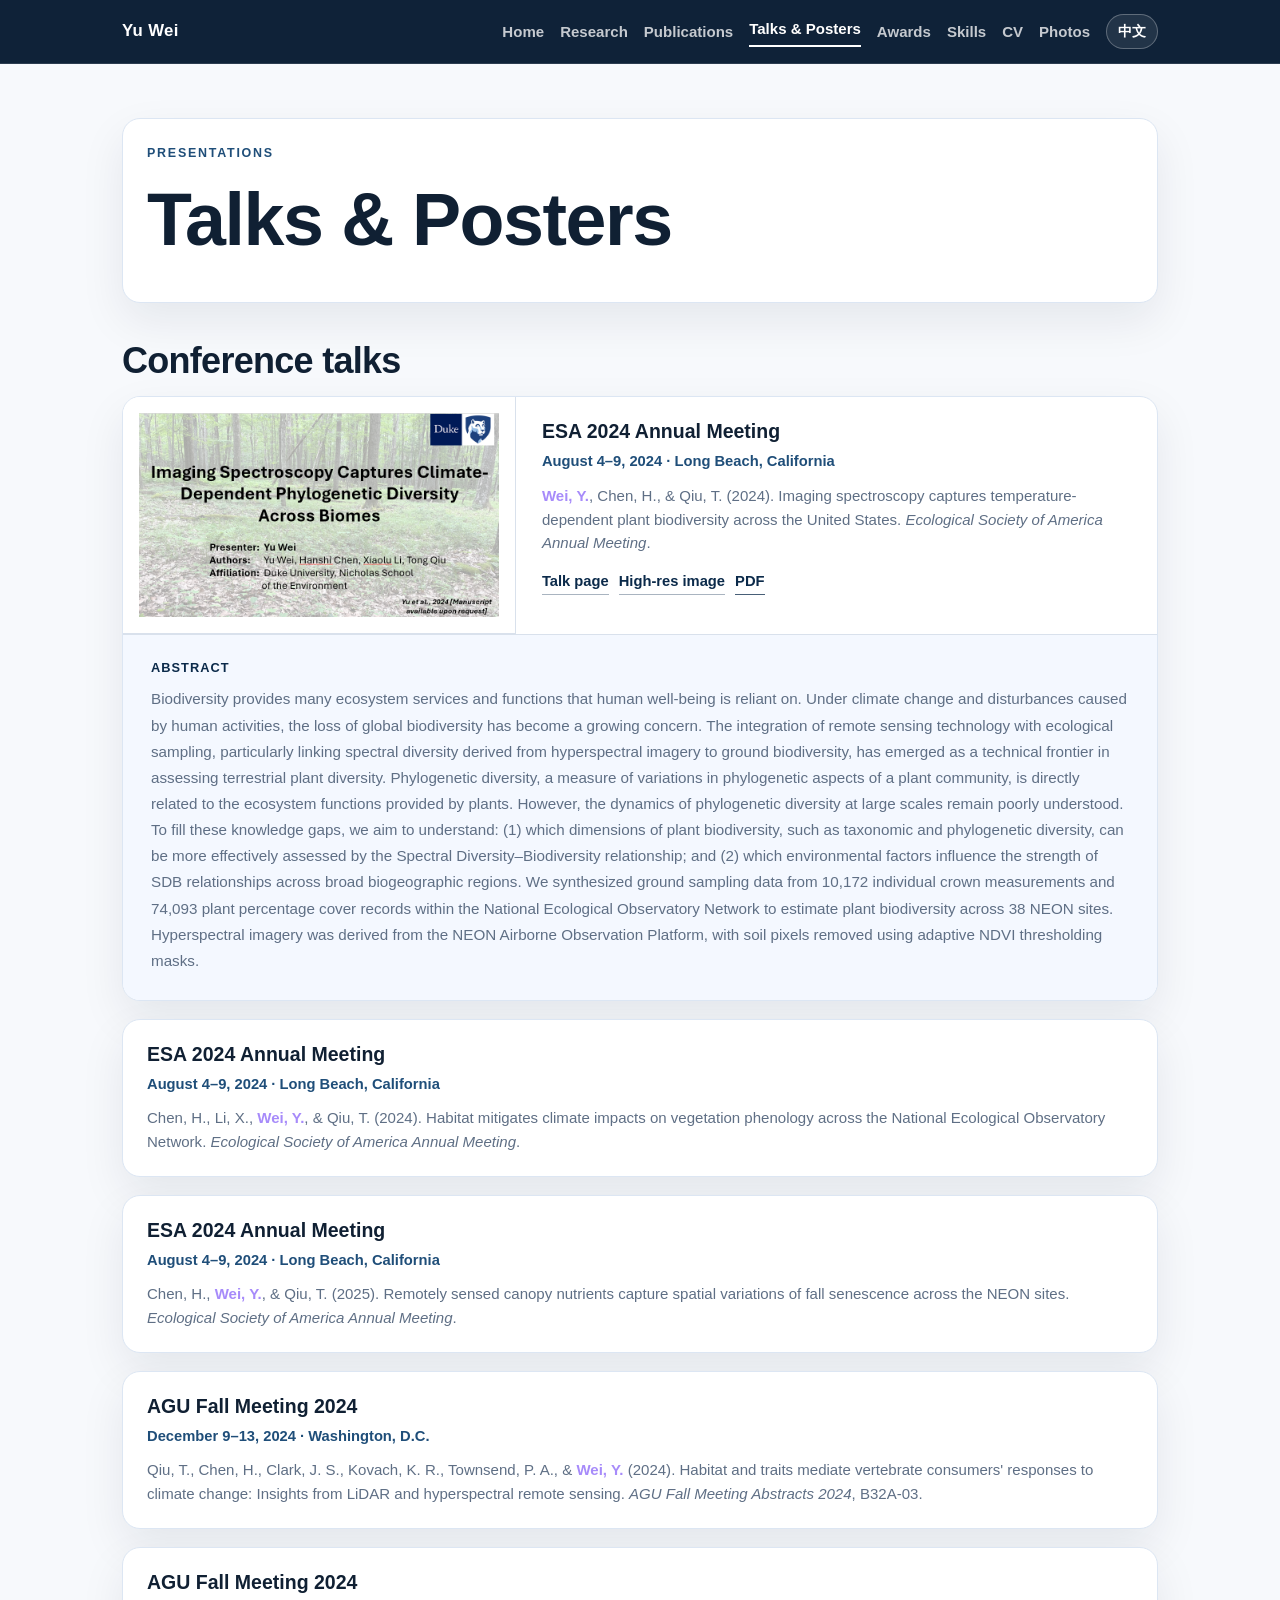
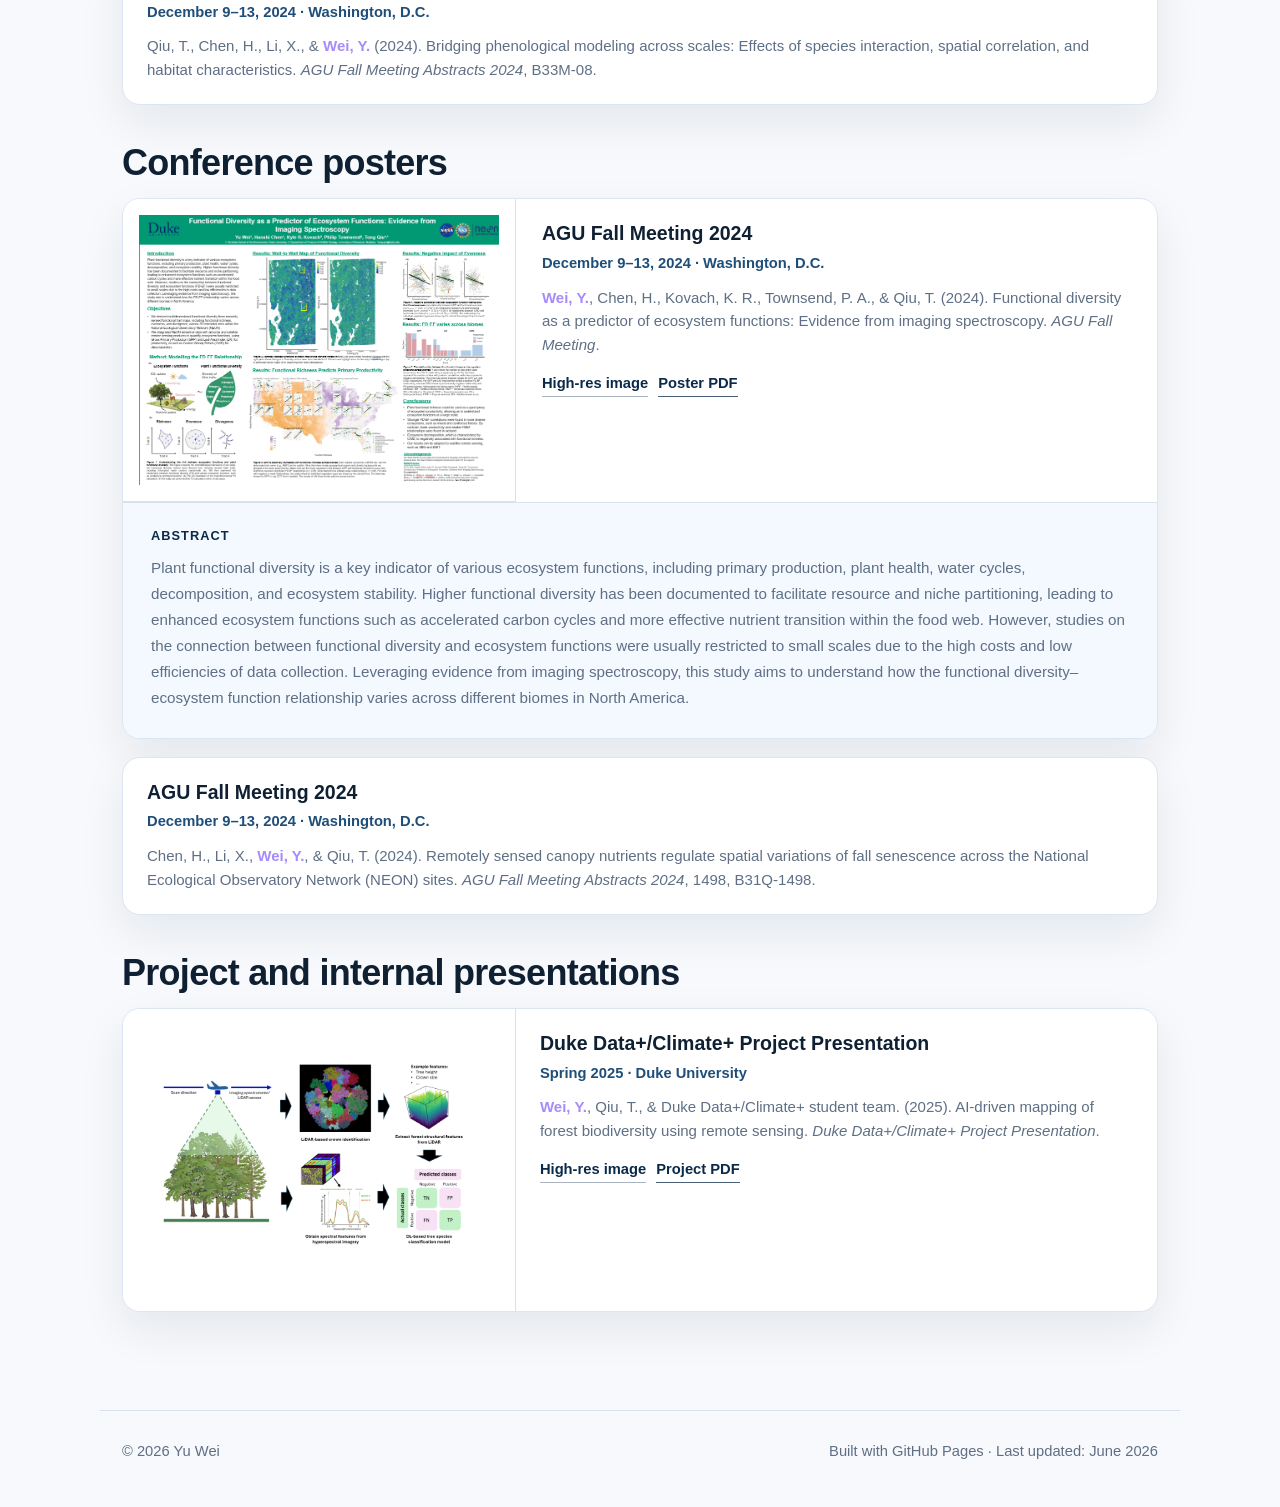
<file: talks.html>
<!doctype html>
<html lang="en">
<head>
  <meta charset="utf-8">
  <meta name="viewport" content="width=device-width, initial-scale=1">
  <title>Talks & Posters | Yu Wei</title>
  <meta name="description" content="Talks and posters by Yu Wei, with optional media slots for conference photos, poster crops, and figures.">
  <link rel="stylesheet" href="assets/css/style.css">
  <script src="assets/js/language.js" defer></script>
</head>
<body>
  <header class="site-header">
    <div class="nav-wrap">
      <a class="brand" href="index.html">Yu Wei</a>
      <nav class="nav-links" aria-label="Primary navigation">
        <a href="index.html"><span data-lang="en">Home</span><span data-lang="zh">首页</span></a>
        <a href="research.html"><span data-lang="en">Research</span><span data-lang="zh">研究方向</span></a>
        <a href="publications.html"><span data-lang="en">Publications</span><span data-lang="zh">论文</span></a>
        <a class="active" href="talks.html"><span data-lang="en">Talks & Posters</span><span data-lang="zh">报告与海报</span></a>
        <a href="awards.html"><span data-lang="en">Awards</span><span data-lang="zh">获奖</span></a>
        <a href="skills.html"><span data-lang="en">Skills</span><span data-lang="zh">技能</span></a>
        <a href="cv.html">CV</a>
        <a href="photos.html"><span data-lang="en">Photos</span><span data-lang="zh">照片</span></a>
        <button class="lang-toggle" type="button" data-language-toggle>中文</button>
      </nav>
    </div>
  </header>


<main>
  <section class="card">
    <div class="kicker" data-lang="en">Presentations</div>
    <div class="kicker" data-lang="zh">学术报告与海报</div>

    <h1 data-lang="en">Talks & Posters</h1>
    <h1 data-lang="zh">报告与海报</h1>

  </section>

  <section>
    <h2 data-lang="en">Conference talks</h2>
    <h2 data-lang="zh">会议口头报告</h2>

    <article class="entry-card talk-card has-abstract">
      <a class="talk-media-link media-zoom" href="assets/img/talk-esa-2024.svg" target="_blank" rel="noopener"
         data-caption="ESA 2024 talk cover: Imaging Spectroscopy Captures Climate-Dependent Phylogenetic Diversity Across Biomes"
         data-pdf="assets/files/esa-2024-talk.pdf">
        <img class="talk-media" src="assets/img/talk-esa-2024.svg" alt="ESA 2024 talk cover">
      </a>

      <div class="talk-content">
        <div class="event-name">ESA 2024 Annual Meeting</div>
        <div class="event-meta" data-lang="en">August 4–9, 2024 · Long Beach, California</div>
        <div class="event-meta" data-lang="zh">2024年8月4–9日 · 美国加利福尼亚州长滩</div>

        <p class="talk-citation">
          <span class="author-me">Wei, Y.</span>, Chen, H., & Qiu, T. (2024). Imaging spectroscopy captures temperature-dependent plant biodiversity across the United States. <em>Ecological Society of America Annual Meeting</em>.
        </p>


        <div class="link-row">
          <a class="mini-link" href="https://ecotongqiu.com/talk/yus-talk-at-the-ecological-society-of-america-2024/" target="_blank" rel="noopener">Talk page</a>
          <a class="mini-link" href="assets/img/talk-esa-2024.svg" target="_blank" rel="noopener">High-res image</a>
          <a class="mini-link" href="assets/files/esa-2024-talk.pdf" target="_blank" rel="noopener">PDF</a>
        </div>
      </div>
       <div class="talk-abstract">
          <div class="abstract-label" data-lang="en">Abstract</div>
          <div class="abstract-label" data-lang="zh">摘要</div>

          <p data-lang="en">
            Biodiversity provides many ecosystem services and functions that human well-being is reliant on. Under climate change and disturbances caused by human activities, the loss of global biodiversity has become a growing concern. The integration of remote sensing technology with ecological sampling, particularly linking spectral diversity derived from hyperspectral imagery to ground biodiversity, has emerged as a technical frontier in assessing terrestrial plant diversity. Phylogenetic diversity, a measure of variations in phylogenetic aspects of a plant community, is directly related to the ecosystem functions provided by plants. However, the dynamics of phylogenetic diversity at large scales remain poorly understood. To fill these knowledge gaps, we aim to understand: (1) which dimensions of plant biodiversity, such as taxonomic and phylogenetic diversity, can be more effectively assessed by the Spectral Diversity–Biodiversity relationship; and (2) which environmental factors influence the strength of SDB relationships across broad biogeographic regions. We synthesized ground sampling data from 10,172 individual crown measurements and 74,093 plant percentage cover records within the National Ecological Observatory Network to estimate plant biodiversity across 38 NEON sites. Hyperspectral imagery was derived from the NEON Airborne Observation Platform, with soil pixels removed using adaptive NDVI thresholding masks.
          </p>

          <p data-lang="zh">
            生物多样性提供了人类福祉所依赖的多种生态系统服务与功能。在气候变化和人类活动扰动背景下，全球生物多样性下降已成为日益严峻的生态问题。将遥感技术与生态调查相结合，尤其是将高光谱影像衍生的光谱多样性与地面生物多样性联系起来，已成为陆地植物多样性评估的重要技术前沿。系统发育多样性用于衡量植物群落在系统发育维度上的差异，并与植物提供的生态系统功能密切相关。然而，大尺度系统发育多样性的空间格局与动态仍缺乏充分认识。为弥补这一知识缺口，本研究关注两个问题：（1）哪些植物多样性维度，例如分类多样性和系统发育多样性，能够更有效地通过光谱多样性—生物多样性关系进行评估；（2）哪些环境因子会影响不同生物地理区域中 SDB 关系的强度。研究综合了 NEON 观测网络中 10,172 条单木冠层测量记录和 74,093 条植物百分盖度记录，在 38 个 NEON 站点估算植物多样性。高光谱影像来自 NEON Airborne Observation Platform，并通过自适应 NDVI 阈值掩膜去除土壤像元。
          </p>
        </div>
    </article>

    <article class="entry-card talk-card no-media">
      <div class="event-name">ESA 2024 Annual Meeting</div>
      <div class="event-meta" data-lang="en">August 4–9, 2024 · Long Beach, California</div>
      <div class="event-meta" data-lang="zh">2024年8月4–9日 · 美国加利福尼亚州长滩</div>
      <p class="talk-citation">
        Chen, H., Li, X., <span class="author-me">Wei, Y.</span>, & Qiu, T. (2024). Habitat mitigates climate impacts on vegetation phenology across the National Ecological Observatory Network. <em>Ecological Society of America Annual Meeting</em>.
      </p>
    </article>

    <article class="entry-card talk-card no-media">
      <div class="event-name">ESA 2024 Annual Meeting</div>
      <div class="event-meta" data-lang="en">August 4–9, 2024 · Long Beach, California</div>
      <div class="event-meta" data-lang="zh">2024年8月4–9日 · 美国加利福尼亚州长滩</div>
      <p class="talk-citation">
        Chen, H., <span class="author-me">Wei, Y.</span>, & Qiu, T. (2025). Remotely sensed canopy nutrients capture spatial variations of fall senescence across the NEON sites. <em>Ecological Society of America Annual Meeting</em>.
      </p>
    </article>

  </section>

    <article class="entry-card talk-card no-media">
      <div class="event-name">AGU Fall Meeting 2024</div>
      <div class="event-meta" data-lang="en">December 9–13, 2024 · Washington, D.C.</div>
      <div class="event-meta" data-lang="zh">2024年12月9–13日 · 美国华盛顿特区</div>
      <p class="talk-citation">
        Qiu, T., Chen, H., Clark, J. S., Kovach, K. R., Townsend, P. A., & <span class="author-me">Wei, Y.</span> (2024). Habitat and traits mediate vertebrate consumers' responses to climate change: Insights from LiDAR and hyperspectral remote sensing. <em>AGU Fall Meeting Abstracts 2024</em>, B32A-03.
      </p>
    </article>

    <article class="entry-card talk-card no-media">
      <div class="event-name">AGU Fall Meeting 2024</div>
      <div class="event-meta" data-lang="en">December 9–13, 2024 · Washington, D.C.</div>
      <div class="event-meta" data-lang="zh">2024年12月9–13日 · 美国华盛顿特区</div>
      <p class="talk-citation">
        Qiu, T., Chen, H., Li, X., & <span class="author-me">Wei, Y.</span> (2024). Bridging phenological modeling across scales: Effects of species interaction, spatial correlation, and habitat characteristics. <em>AGU Fall Meeting Abstracts 2024</em>, B33M-08.
      </p>
    </article>


  <section>
    <h2 data-lang="en">Conference posters</h2>
    <h2 data-lang="zh">会议海报</h2>

    <article class="entry-card talk-card has-abstract">
      <a class="talk-media-link media-zoom" href="assets/img/talk-agu-2024.svg" target="_blank" rel="noopener"
         data-caption="AGU 2024 poster: Functional Diversity as a Predictor of Ecosystem Functions"
         data-pdf="assets/files/poster-yu-final.pdf">
        <img class="talk-media" src="assets/img/talk-agu-2024.svg" alt="AGU 2024 poster">
      </a>

      <div class="talk-content">
        <div class="event-name">AGU Fall Meeting 2024</div>
        <div class="event-meta" data-lang="en">December 9–13, 2024 · Washington, D.C.</div>
        <div class="event-meta" data-lang="zh">2024年12月9–13日 · 美国华盛顿特区</div>

        <p class="talk-citation">
          <span class="author-me">Wei, Y.</span>, Chen, H., Kovach, K. R., Townsend, P. A., & Qiu, T. (2024). Functional diversity as a predictor of ecosystem functions: Evidence from imaging spectroscopy. <em>AGU Fall Meeting</em>.
        </p>

        <div class="link-row">
          <a class="mini-link" href="assets/img/talk-agu-2024.svg" target="_blank" rel="noopener">High-res image</a>
          <a class="mini-link" href="assets/files/poster-yu-final.pdf" target="_blank" rel="noopener">Poster PDF</a>
        </div>
      </div>
       <div class="talk-abstract">
          <div class="abstract-label" data-lang="en">Abstract</div>
          <div class="abstract-label" data-lang="zh">摘要</div>

          <p data-lang="en">
            Plant functional diversity is a key indicator of various ecosystem functions, including primary production, plant health, water cycles, decomposition, and ecosystem stability. Higher functional diversity has been documented to facilitate resource and niche partitioning, leading to enhanced ecosystem functions such as accelerated carbon cycles and more effective nutrient transition within the food web. However, studies on the connection between functional diversity and ecosystem functions were usually restricted to small scales due to the high costs and low efficiencies of data collection. Leveraging evidence from imaging spectroscopy, this study aims to understand how the functional diversity–ecosystem function relationship varies across different biomes in North America.
          </p>

          <p data-lang="zh">
            植物功能多样性是表征多种生态系统功能的重要指标，包括初级生产力、植物健康状况、水循环、分解过程和生态系统稳定性。较高的功能多样性通常能够促进资源利用和生态位分化，从而增强生态系统功能，例如加速碳循环过程，并提高食物网中养分转移的效率。然而，由于野外数据采集成本高、效率低，关于功能多样性与生态系统功能关系的研究通常局限于较小空间尺度。本研究利用成像光谱提供的证据，评估北美不同生物群系中功能多样性—生态系统功能关系的变化。
          </p>
        </div>
    </article>

    <article class="entry-card talk-card no-media">
      <div class="event-name">AGU Fall Meeting 2024</div>
      <div class="event-meta" data-lang="en">December 9–13, 2024 · Washington, D.C.</div>
      <div class="event-meta" data-lang="zh">2024年12月9–13日 · 美国华盛顿特区</div>
      <p class="talk-citation">
        Chen, H., Li, X., <span class="author-me">Wei, Y.</span>, & Qiu, T. (2024). Remotely sensed canopy nutrients regulate spatial variations of fall senescence across the National Ecological Observatory Network (NEON) sites. <em>AGU Fall Meeting Abstracts 2024</em>, 1498, B31Q-1498.
      </p>
    </article>
  </section>

  <section>
    <h2 data-lang="en">Project and internal presentations</h2>
    <h2 data-lang="zh">项目展示与校内报告</h2>

    <article class="entry-card talk-card">
      <a class="talk-media-link media-zoom" href="assets/img/talk-duke-data.svg" target="_blank" rel="noopener"
         data-caption="Duke Data+/Climate+ project: AI-driven mapping of forest biodiversity using remote sensing"
         data-pdf="assets/files/duke-forest-biodiversity.pdf">
        <img class="talk-media" src="assets/img/talk-duke-data.svg" alt="Duke Data+/Climate+ project figure">
      </a>

      <div class="talk-content">
        <div class="event-name">Duke Data+/Climate+ Project Presentation</div>
        <div class="event-meta" data-lang="en">Spring 2025 · Duke University</div>
        <div class="event-meta" data-lang="zh">2025年春季 · 杜克大学</div>

        <p class="talk-citation">
          <span class="author-me">Wei, Y.</span>, Qiu, T., & Duke Data+/Climate+ student team. (2025). AI-driven mapping of forest biodiversity using remote sensing. <em>Duke Data+/Climate+ Project Presentation</em>.
        </p>

        <div class="link-row">
          <a class="mini-link" href="assets/img/talk-duke-data.svg" target="_blank" rel="noopener">High-res image</a>
          <a class="mini-link" href="assets/files/duke-forest-biodiversity.pdf" target="_blank" rel="noopener">Project PDF</a>
        </div>
      </div>
    </article>
  </section>
</main>


  <footer class="footer">
    <span>© <span id="year">2026</span> Yu Wei</span>
    <span data-lang="en">Built with GitHub Pages · Last updated: June 2026</span>
    <span data-lang="zh">基于 GitHub Pages 搭建 · 最近更新：2026年6月</span>
  </footer>
  <script>document.getElementById('year').textContent = new Date().getFullYear();</script>
</body>
</html>
</file>
<file: assets/css/style.css>
:root {
  --bg: #f7f9fc;
  --paper: #ffffff;
  --text: #102033;
  --muted: #5f6f85;
  --line: #d8e0ec;
  --accent: #0b2a4a;
  --accent-soft: #e7eef8;
  --accent-2: #1f4e79;
  --navy: #061a30;
  --navy-2: #0b2a4a;
  --shadow: 0 18px 45px rgba(6, 26, 48, 0.08);
  --radius: 18px;
  --max: 1080px;
}

* { box-sizing: border-box; }

html { scroll-behavior: smooth; }

body {
  margin: 0;
  background: var(--bg);
  color: var(--text);
  font-family: Inter, -apple-system, BlinkMacSystemFont, "Segoe UI", "Noto Sans", "Helvetica Neue", Arial, "Noto Sans SC", sans-serif;
  line-height: 1.68;
  font-size: 16px;
}

a { color: var(--accent); text-decoration: none; }
a:hover { text-decoration: underline; }

.site-header {
  position: sticky;
  top: 0;
  z-index: 100;
  background: rgba(251, 251, 248, 0.92);
  backdrop-filter: blur(14px);
  border-bottom: 1px solid var(--line);
}

.nav-wrap {
  max-width: var(--max);
  margin: 0 auto;
  padding: 14px 22px;
  display: flex;
  align-items: center;
  justify-content: space-between;
  gap: 18px;
}

.brand {
  font-size: 1.05rem;
  font-weight: 750;
  letter-spacing: 0.02em;
  color: var(--text);
  white-space: nowrap;
}

.nav-links {
  display: flex;
  align-items: center;
  gap: 16px;
  font-size: 0.94rem;
  flex-wrap: wrap;
  justify-content: flex-end;
}

.nav-links a {
  color: var(--muted);
  font-weight: 550;
}

.nav-links a.active,
.nav-links a:hover {
  color: var(--accent);
  text-decoration: none;
}

.lang-toggle {
  border: 1px solid var(--line);
  background: var(--paper);
  color: var(--text);
  padding: 7px 11px;
  border-radius: 999px;
  cursor: pointer;
  font-weight: 650;
  font-size: 0.9rem;
  box-shadow: 0 5px 12px rgba(31, 41, 51, 0.04);
}

.lang-toggle:hover { border-color: var(--accent); color: var(--accent); }

main {
  max-width: var(--max);
  margin: 0 auto;
  padding: 54px 22px 80px;
}

.hero {
  display: grid;
  grid-template-columns: 1.35fr 0.65fr;
  gap: 34px;
  align-items: stretch;
  margin-bottom: 42px;
}

.hero-card,
.side-card,
.card,
.project-card,
.entry-card {
  background: var(--paper);
  border: 1px solid var(--line);
  border-radius: var(--radius);
  box-shadow: var(--shadow);
}

.hero-card { padding: 38px; }
.side-card { padding: 28px; }

.kicker {
  text-transform: uppercase;
  letter-spacing: 0.14em;
  color: var(--accent-2);
  font-size: 0.78rem;
  font-weight: 800;
  margin-bottom: 12px;
}

h1, h2, h3 {
  line-height: 1.2;
  margin: 0 0 14px;
  letter-spacing: -0.02em;
}

h1 { font-size: clamp(2.15rem, 6vw, 4.6rem); }
h2 { font-size: clamp(1.55rem, 3vw, 2.25rem); margin-top: 36px; }
h3 { font-size: 1.16rem; }

.subtitle {
  font-size: 1.12rem;
  color: var(--muted);
  max-width: 760px;
  margin: 0 0 24px;
}

.button-row {
  display: flex;
  flex-wrap: wrap;
  gap: 12px;
  margin-top: 20px;
}

.btn {
  display: inline-flex;
  align-items: center;
  gap: 7px;
  border: 1px solid var(--line);
  background: var(--paper);
  color: var(--text);
  padding: 10px 14px;
  border-radius: 999px;
  font-weight: 650;
  font-size: 0.94rem;
}

.btn.primary {
  background: var(--accent);
  border-color: var(--accent);
  color: #fff;
}

.btn:hover { text-decoration: none; transform: translateY(-1px); }

.tag-list {
  display: flex;
  flex-wrap: wrap;
  gap: 9px;
  padding: 0;
  margin: 16px 0 0;
  list-style: none;
}

.tag-list li {
  border: 1px solid var(--line);
  background: var(--accent-soft);
  color: #274857;
  border-radius: 999px;
  padding: 6px 10px;
  font-size: 0.88rem;
  font-weight: 650;
}

.section-intro {
  color: var(--muted);
  max-width: 820px;
  margin-top: -4px;
  margin-bottom: 22px;
}

.grid-2,
.grid-3 {
  display: grid;
  gap: 18px;
}

.grid-2 { grid-template-columns: repeat(2, minmax(0, 1fr)); }
.grid-3 { grid-template-columns: repeat(3, minmax(0, 1fr)); }

.card,
.project-card,
.entry-card { padding: 24px; }

.card p,
.project-card p,
.entry-card p { margin: 8px 0 0; color: var(--muted); }

.meta {
  font-size: 0.91rem;
  color: var(--muted);
  font-weight: 600;
}

.timeline {
  position: relative;
  margin: 28px 0 12px;
  padding-left: 26px;
}

.timeline::before {
  content: "";
  position: absolute;
  left: 8px;
  top: 4px;
  bottom: 8px;
  width: 2px;
  background: var(--line);
}

.timeline-item {
  position: relative;
  padding: 0 0 26px 22px;
}

.timeline-item::before {
  content: "";
  position: absolute;
  left: -23px;
  top: 5px;
  width: 13px;
  height: 13px;
  border-radius: 50%;
  background: var(--accent);
  box-shadow: 0 0 0 5px var(--accent-soft);
}

.timeline-year {
  font-weight: 800;
  color: var(--accent);
  font-size: 0.94rem;
  margin-bottom: 4px;
}

.timeline-title { font-weight: 800; margin-bottom: 3px; }
.timeline-text { color: var(--muted); margin: 0; }

.list-clean {
  list-style: none;
  padding: 0;
  margin: 0;
}

.list-clean li {
  padding: 14px 0;
  border-bottom: 1px solid var(--line);
}

.list-clean li:last-child { border-bottom: none; }

.pub-title,
.talk-title {
  font-weight: 760;
  color: var(--text);
}

.citation {
  color: var(--muted);
  margin: 5px 0 8px;
}

.link-row {
  display: flex;
  flex-wrap: wrap;
  gap: 10px;
  margin-top: 8px;
}

.mini-link {
  border-bottom: 1px solid rgba(36, 92, 116, 0.35);
  font-size: 0.92rem;
  font-weight: 650;
}

.notice {
  border: 1px solid #d8d6c9;
  background: #fffdf2;
  color: #5a4b21;
  border-radius: var(--radius);
  padding: 18px 20px;
  margin: 22px 0;
}

.footer {
  border-top: 1px solid var(--line);
  color: var(--muted);
  max-width: var(--max);
  margin: 0 auto;
  padding: 28px 22px 44px;
  font-size: 0.92rem;
  display: flex;
  justify-content: space-between;
  gap: 14px;
  flex-wrap: wrap;
}

[data-lang="zh"] { display: none; }
html.zh [data-lang="en"] { display: none; }
html.zh [data-lang="zh"] { display: initial; }
html.zh div[data-lang="zh"],
html.zh section[data-lang="zh"],
html.zh article[data-lang="zh"],
html.zh ul[data-lang="zh"],
html.zh li[data-lang="zh"],
html.zh p[data-lang="zh"] { display: block; }
html.zh span[data-lang="zh"],
html.zh a[data-lang="zh"] { display: inline; }

@media (max-width: 840px) {
  .hero { grid-template-columns: 1fr; }
  .grid-2, .grid-3 { grid-template-columns: 1fr; }
  .nav-wrap { align-items: flex-start; flex-direction: column; }
  .nav-links { justify-content: flex-start; gap: 12px; }
  .hero-card { padding: 28px; }
  main { padding-top: 34px; }
}


/* --- Media-rich update: research theme images, larger theme cards, presentation media --- */
.theme-grid {
  display: grid;
  grid-template-columns: repeat(3, minmax(0, 1fr));
  gap: 22px;
  margin-top: 22px;
}

.theme-card {
  overflow: hidden;
  background: var(--paper);
  border: 1px solid var(--line);
  border-radius: 24px;
  box-shadow: var(--shadow);
  display: flex;
  flex-direction: column;
  min-height: 100%;
}

.theme-card.featured {
  grid-column: span 1;
}

.theme-media {
  display: block;
  width: 100%;
  aspect-ratio: 16 / 9.2;
  object-fit: cover;
  background: var(--accent-soft);
  border-bottom: 1px solid var(--line);
}

.theme-body {
  padding: 24px 24px 26px;
}

.theme-number {
  color: var(--accent-2);
  font-size: 0.78rem;
  text-transform: uppercase;
  letter-spacing: 0.12em;
  font-weight: 800;
  margin-bottom: 10px;
}

.theme-title {
  font-size: clamp(1.42rem, 2.4vw, 2.05rem);
  margin-bottom: 12px;
}

.theme-body p {
  color: var(--muted);
  margin: 0 0 14px;
}

.home-themes-title {
  font-size: clamp(2rem, 4.4vw, 3.4rem);
  margin-top: 54px;
}

.entry-media-card {
  display: grid;
  grid-template-columns: 0.95fr 1.05fr;
  gap: 0;
  padding: 0;
  overflow: hidden;
}

.entry-media-card .entry-media,
.talk-media,
.pub-media {
  width: 100%;
  height: 100%;
  min-height: 220px;
  object-fit: cover;
  background: var(--accent-soft);
}

.entry-media-card .entry-content {
  padding: 26px;
}

.pub-feature {
  display: grid;
  grid-template-columns: 0.85fr 1.15fr;
  gap: 0;
  overflow: hidden;
  background: var(--paper);
  border: 1px solid var(--line);
  border-radius: var(--radius);
  box-shadow: var(--shadow);
  margin-bottom: 16px;
}

.pub-feature .pub-content {
  padding: 24px;
}

.talk-card {
  display: grid;
  grid-template-columns: 220px 1fr;
  gap: 0;
  padding: 0;
  overflow: hidden;
  margin-bottom: 16px;
}

.talk-card.no-media {
  display: block;
  padding: 22px 24px;
}

.talk-card .talk-content {
  padding: 22px 24px;
}

.media-note {
  font-size: 0.88rem;
  color: var(--muted);
  margin-top: 9px;
}

@media (max-width: 920px) {
  .theme-grid { grid-template-columns: 1fr; }
  .entry-media-card,
  .pub-feature,
  .talk-card { grid-template-columns: 1fr; }
  .talk-media, .pub-media, .entry-media-card .entry-media { min-height: 190px; }
}

/* Make bilingual headings keep their natural block layout after switching language. */
html.zh h1[data-lang="zh"],
html.zh h2[data-lang="zh"],
html.zh h3[data-lang="zh"] { display: block; }


/* --- v3 navy academic theme + photos page --- */
.site-header {
  background: rgba(6, 26, 48, 0.96);
  border-bottom: 1px solid rgba(255,255,255,0.12);
}

.brand { color: #ffffff; }
.nav-links a { color: rgba(255,255,255,0.76); }
.nav-links a.active,
.nav-links a:hover {
  color: #ffffff;
  text-decoration: none;
}
.nav-links a.active {
  border-bottom: 2px solid #ffffff;
  padding-bottom: 3px;
}

.lang-toggle {
  border-color: rgba(255,255,255,0.28);
  background: rgba(255,255,255,0.08);
  color: #ffffff;
  box-shadow: none;
}
.lang-toggle:hover {
  border-color: #ffffff;
  color: #ffffff;
}

.hero-card {
  background: linear-gradient(135deg, #ffffff 0%, #f7faff 100%);
  border-color: #dce6f3;
}

.side-card {
  border-top: 4px solid var(--accent);
}

.kicker { color: var(--accent-2); }

.btn.primary {
  background: var(--navy);
  border-color: var(--navy);
}
.btn.primary:hover {
  background: var(--accent);
  border-color: var(--accent);
}

.tag-list li {
  background: var(--accent-soft);
  color: var(--accent);
  border-color: #c8d7eb;
}

.timeline::before { background: #c9d6e8; }
.timeline-item::before {
  background: var(--navy);
  box-shadow: 0 0 0 5px var(--accent-soft);
}
.timeline-year { color: var(--accent); }

.theme-card, .card, .project-card, .entry-card, .pub-feature {
  border-color: #dce6f3;
}
.theme-card {
  border-top: 5px solid var(--navy);
}
.theme-number { color: var(--accent-2); }
.theme-media, .talk-media, .pub-media, .entry-media-card .entry-media {
  background: #e7eef8;
}

.mini-link {
  color: var(--accent);
  border-bottom-color: rgba(11,42,74,0.35);
}

.notice {
  border-color: #c8d7eb;
  background: #f4f8ff;
  color: #183a5f;
}

.photo-grid {
  display: grid;
  grid-template-columns: repeat(3, minmax(0, 1fr));
  gap: 20px;
  margin-top: 22px;
}

.photo-card {
  overflow: hidden;
  background: var(--paper);
  border: 1px solid #dce6f3;
  border-radius: 22px;
  box-shadow: var(--shadow);
}

.photo-card img {
  width: 100%;
  aspect-ratio: 4 / 3;
  object-fit: cover;
  display: block;
  background: var(--accent-soft);
  border-bottom: 1px solid var(--line);
}

.photo-caption {
  padding: 18px 18px 20px;
}

.photo-caption h3 {
  margin-bottom: 6px;
}

.photo-caption p {
  margin: 0;
  color: var(--muted);
}

.photo-date {
  color: var(--accent-2);
  font-weight: 800;
  font-size: 0.86rem;
  letter-spacing: 0.08em;
  text-transform: uppercase;
  margin-bottom: 7px;
}

@media (max-width: 920px) {
  .photo-grid { grid-template-columns: 1fr; }
}


/* --- Final media display fix: show full figures, add white borders, avoid cropping --- */

/* Home research theme images */
.theme-media {
  display: block;
  width: 100%;
  height: 250px;
  aspect-ratio: auto;
  object-fit: contain;
  object-position: center;
  background: #ffffff;
  padding: 18px;
  box-sizing: border-box;
  border-bottom: 1px solid #d9e1ec;
}

/* Make theme cards look cleaner with figures */
.theme-card {
  overflow: hidden;
  background: #ffffff;
}

.theme-card:hover {
  transform: translateY(-2px);
  transition: transform 0.18s ease, box-shadow 0.18s ease;
  box-shadow: 0 22px 55px rgba(6, 26, 48, 0.12);
}

/* Talk and poster cards */
.talk-card {
  display: grid;
  grid-template-columns: minmax(300px, 38%) 1fr;
  gap: 0;
  padding: 0;
  overflow: hidden;
  margin-bottom: 18px;
}

/* Image wrapper for clickable high-res media */
.talk-media-link {
  background: #ffffff;
  padding: 16px;
  min-height: 260px;
  display: flex;
  align-items: center;
  justify-content: center;
  border-bottom: 0;
  border-right: 1px solid #d9e1ec;
  position: relative;
  text-decoration: none;
}

/* Actual talk/poster image */
.talk-media {
  width: 100%;
  height: 100%;
  max-height: 360px;
  min-height: 0;
  object-fit: contain;
  object-position: center;
  background: #ffffff;
  display: block;
}

/* Small hover label */
.talk-media-link::after {
  content: "Open image";
  position: absolute;
  right: 12px;
  bottom: 12px;
  background: rgba(6, 26, 48, 0.88);
  color: #ffffff;
  font-size: 0.72rem;
  font-weight: 800;
  letter-spacing: 0.05em;
  text-transform: uppercase;
  padding: 5px 9px;
  border-radius: 999px;
  opacity: 0;
  transform: translateY(4px);
  transition: opacity 0.18s ease, transform 0.18s ease;
}

.talk-media-link:hover {
  background: #f8fbff;
  text-decoration: none;
}

.talk-media-link:hover::after {
  opacity: 1;
  transform: translateY(0);
}

/* PDF links */
.link-row .mini-link[href$=".pdf"] {
  color: var(--accent);
  border-bottom-color: rgba(11, 42, 74, 0.75);
}

/* Simple responsive layout */
@media (max-width: 920px) {
  .theme-media {
    height: 230px;
  }

  .talk-card {
    grid-template-columns: 1fr;
  }

  .talk-media-link {
    min-height: 240px;
    border-right: 0;
    border-bottom: 1px solid #d9e1ec;
  }

  .talk-media {
    max-height: 320px;
  }
}

/* --- Homepage research themes: 4 cards, 2 per row, full image display --- */

.theme-grid {
  display: grid;
  grid-template-columns: repeat(2, minmax(0, 1fr));
  gap: 26px;
  margin-top: 28px;
}

.theme-card {
  overflow: hidden;
  background: #ffffff;
  border: 1px solid #dce6f3;
  border-top: 5px solid var(--navy);
  border-radius: 24px;
  box-shadow: var(--shadow);
  display: flex;
  flex-direction: column;
  min-height: 100%;
}

.theme-media-link {
  display: flex;
  align-items: center;
  justify-content: center;
  height: 285px;
  padding: 20px;
  background: #ffffff;
  border-bottom: 1px solid #d9e1ec;
  overflow: hidden;
  text-decoration: none;
}

.theme-media-link:hover {
  background: #f8fbff;
  text-decoration: none;
}

.theme-media {
  width: 100%;
  height: 100%;
  aspect-ratio: auto;
  object-fit: contain;
  object-position: center;
  display: block;
  background: #ffffff;
  border-bottom: 0;
  padding: 0;
}

.theme-body {
  padding: 26px 28px 30px;
}

.theme-number {
  color: var(--accent-2);
  font-size: 0.78rem;
  text-transform: uppercase;
  letter-spacing: 0.12em;
  font-weight: 800;
  margin-bottom: 10px;
}

.theme-title {
  font-size: clamp(1.45rem, 2.2vw, 2.15rem);
  margin-bottom: 14px;
}

.theme-body p {
  color: var(--muted);
  margin: 0 0 16px;
}

.home-themes-title {
  font-size: clamp(2.1rem, 4.4vw, 3.4rem);
  margin-top: 58px;
}

@media (max-width: 920px) {
  .theme-grid {
    grid-template-columns: 1fr;
  }

  .theme-media-link {
    height: 240px;
  }
}


/* --- Research page detailed theme layout --- */

.research-theme-section {
  margin-top: 44px;
}

.research-theme-heading {
  margin-bottom: 18px;
}

.research-theme-heading .theme-number {
  display: inline-block;
  margin-bottom: 8px;
  color: var(--accent-2);
  font-size: 0.78rem;
  text-transform: uppercase;
  letter-spacing: 0.12em;
  font-weight: 800;
}

.research-theme-heading h2 {
  margin-top: 0;
}

.entry-media-link {
  background: #ffffff;
  padding: 18px;
  min-height: 260px;
  display: flex;
  align-items: center;
  justify-content: center;
  border-right: 1px solid #d9e1ec;
  text-decoration: none;
}

.entry-media-link:hover {
  background: #f8fbff;
  text-decoration: none;
}

.entry-media-card .entry-media {
  width: 100%;
  height: 100%;
  max-height: 340px;
  object-fit: contain;
  object-position: center;
  background: #ffffff;
}

.project-timeline {
  display: grid;
  gap: 16px;
  margin-top: 18px;
}

.project-detail-card {
  background: #ffffff;
  border: 1px solid #dce6f3;
  border-left: 5px solid var(--navy);
  border-radius: 18px;
  box-shadow: 0 12px 34px rgba(6, 26, 48, 0.06);
  padding: 22px 24px;
}

.project-detail-card h3 {
  margin-bottom: 8px;
}

.project-detail-card p {
  color: var(--muted);
  margin: 8px 0 0;
}

.project-date {
  color: var(--accent-2);
  font-size: 0.86rem;
  font-weight: 800;
  letter-spacing: 0.06em;
  text-transform: uppercase;
  margin-bottom: 8px;
}

@media (max-width: 920px) {
  .entry-media-link {
    border-right: 0;
    border-bottom: 1px solid #d9e1ec;
    min-height: 230px;
  }

  .entry-media-card .entry-media {
    max-height: 300px;
  }
}

/* --- Research page project timeline: clean academic layout --- */

.project-timeline {
  position: relative;
  display: grid;
  gap: 20px;
  margin-top: 24px;
  margin-left: 8px;
  padding-left: 34px;
}

/* vertical line */
.project-timeline::before {
  content: "";
  position: absolute;
  left: 9px;
  top: 8px;
  bottom: 8px;
  width: 2px;
  background: #c9d6e8;
}

/* each project card */
.project-detail-card {
  position: relative;
  background: #ffffff;
  border: 1px solid #dce6f3;
  border-radius: 18px;
  box-shadow: 0 12px 34px rgba(6, 26, 48, 0.07);
  padding: 22px 26px 24px;
}

/* timeline dot */
.project-detail-card::before {
  content: "";
  position: absolute;
  left: -33px;
  top: 27px;
  width: 14px;
  height: 14px;
  border-radius: 50%;
  background: var(--navy);
  box-shadow: 0 0 0 5px #e7eef8;
}

/* time label */
.project-date {
  display: inline-block;
  margin-bottom: 8px;
  padding: 4px 10px;
  border-radius: 999px;
  background: #e7eef8;
  color: var(--accent);
  font-size: 0.86rem;
  font-weight: 800;
  letter-spacing: 0.04em;
}

/* project title */
.project-detail-card h3 {
  margin: 0 0 12px;
  color: var(--text);
  font-size: 1.25rem;
  line-height: 1.32;
}

/* project description */
.project-detail-card p {
  margin: 0 0 12px;
  color: var(--muted);
  line-height: 1.72;
}

/* links inside each project card */
.project-detail-card .link-row {
  margin-top: 14px;
}

.project-detail-card .mini-link {
  display: inline-flex;
  align-items: center;
  border: 1px solid #c8d7eb;
  border-radius: 999px;
  padding: 6px 11px;
  background: #ffffff;
  color: var(--accent);
  font-weight: 750;
  font-size: 0.88rem;
  text-decoration: none;
}

.project-detail-card .mini-link:hover {
  background: #f4f8ff;
  border-color: var(--accent);
  text-decoration: none;
}

/* spacing between major research themes */
.research-theme-section {
  margin-top: 56px;
}

.research-theme-heading {
  margin-bottom: 20px;
}

.research-theme-heading .theme-number {
  display: inline-block;
  margin-bottom: 8px;
  color: var(--accent-2);
  font-size: 0.78rem;
  text-transform: uppercase;
  letter-spacing: 0.12em;
  font-weight: 800;
}

.research-theme-heading h2 {
  margin-top: 0;
  margin-bottom: 16px;
}

/* mobile */
@media (max-width: 720px) {
  .project-timeline {
    margin-left: 0;
    padding-left: 24px;
  }

  .project-timeline::before {
    left: 6px;
  }

  .project-detail-card::before {
    left: -27px;
  }

  .project-detail-card {
    padding: 20px 20px 22px;
  }
}

/* --- Larger spacing between research themes --- */

.research-theme-section {
  margin-top: 90px;
  padding-top: 18px;
}

/* First theme should also have enough distance from the intro card */
.card + .research-theme-section {
  margin-top: 96px;
}

/* Add visual separation between themes */
.research-theme-section + .research-theme-section {
  margin-top: 110px;
}

/* Theme label spacing */
.research-theme-heading {
  margin-bottom: 26px;
}

.research-theme-heading .theme-number {
  display: inline-block;
  margin-bottom: 14px;
}

/* Theme title should not stick to the top */
.research-theme-heading h2 {
  margin-top: 0;
  margin-bottom: 22px;
}

/* Give the overview card some breathing room before project timeline */
.entry-media-card {
  margin-bottom: 28px;
}

/* Project timeline spacing */
.project-timeline {
  margin-top: 30px;
}

/* --- Highlight my name in publication author lists --- */

.author-me {
  color: #a78bfa;
  font-weight: 600;
}

.author-note {
  display: inline-block;
  margin-top: 7px;
  padding: 4px 9px;
  border-radius: 999px;
  background: #e7eef8;
  color: #0b2a4a;
  font-size: 0.82rem;
  font-weight: 750;
  letter-spacing: 0.01em;
}


/* --- Talks page: event-first layout, citation hierarchy, light-blue author highlight --- */

.author-me {
  color: #a78bfa;
  font-weight: 600;
}

.event-name {
  color: var(--text);
  font-size: 1.22rem;
  font-weight: 850;
  line-height: 1.32;
  margin-bottom: 4px;
}

.event-meta {
  color: var(--accent-2);
  font-size: 0.92rem;
  font-weight: 750;
  margin-bottom: 10px;
}

.talk-citation {
  color: var(--muted);
  font-size: 0.94rem;
  line-height: 1.58;
  margin: 8px 0 12px;
}

.talk-abstract {
  margin-top: 14px;
  padding: 15px 17px;
  border-left: 4px solid #4f9cf9;
  background: #f4f8ff;
  border-radius: 14px;
}

.talk-abstract p {
  color: var(--muted);
  font-size: 0.94rem;
  line-height: 1.68;
  margin: 8px 0 0;
}

.abstract-label {
  color: var(--accent);
  font-size: 0.8rem;
  text-transform: uppercase;
  letter-spacing: 0.08em;
  font-weight: 850;
}

.talk-content .link-row {
  margin-top: 14px;
}

.talk-card.no-media {
  padding: 22px 24px;
}

.talk-card.no-media + .talk-card.no-media {
  margin-top: 12px;
}


/* --- Move abstracts below media + citation area on talks page --- */

.talk-card.has-abstract {
  display: grid;
  grid-template-columns: minmax(280px, 38%) 1fr;
  align-items: stretch;
}

/* Make the image area only match the upper text area, not the long abstract */
.talk-card.has-abstract .talk-media-link {
  grid-column: 1;
  grid-row: 1;
  min-height: 260px;
  border-right: 1px solid #d9e1ec;
  border-bottom: 1px solid #d9e1ec;
}

.talk-card.has-abstract .talk-content {
  grid-column: 2;
  grid-row: 1;
}

/* Abstract spans the full card width underneath */
.talk-card.has-abstract .talk-abstract {
  grid-column: 1 / -1;
  grid-row: 2;
  margin: 0;
  padding: 22px 26px 24px;
  border-left: 0;
  border-top: 1px solid #d9e1ec;
  border-radius: 0;
  background: #f4f8ff;
}

/* Keep the blue label and readable text */
.talk-card.has-abstract .abstract-label {
  color: var(--accent);
  font-size: 0.8rem;
  text-transform: uppercase;
  letter-spacing: 0.08em;
  font-weight: 850;
  margin-bottom: 8px;
}

.talk-card.has-abstract .talk-abstract p {
  max-width: 980px;
  color: var(--muted);
  font-size: 0.95rem;
  line-height: 1.72;
  margin: 8px 0 0;
}

/* Mobile: everything stacks naturally */
@media (max-width: 920px) {
  .talk-card.has-abstract {
    grid-template-columns: 1fr;
  }

  .talk-card.has-abstract .talk-media-link,
  .talk-card.has-abstract .talk-content,
  .talk-card.has-abstract .talk-abstract {
    grid-column: 1;
  }

  .talk-card.has-abstract .talk-media-link {
    grid-row: 1;
    border-right: 0;
  }

  .talk-card.has-abstract .talk-content {
    grid-row: 2;
  }

  .talk-card.has-abstract .talk-abstract {
    grid-row: 3;
  }
}


/* --- FIX: make talk abstracts span full card width --- */

.talk-card.has-abstract {
  display: grid !important;
  grid-template-columns: minmax(260px, 38%) 1fr !important;
  grid-template-areas:
    "media content"
    "abstract abstract" !important;
  align-items: stretch;
  overflow: hidden;
}

.talk-card.has-abstract .talk-media-link {
  grid-area: media !important;
  min-height: 230px;
  border-right: 1px solid #d9e1ec;
  border-bottom: 1px solid #d9e1ec;
}

.talk-card.has-abstract .talk-content {
  grid-area: content !important;
  padding: 22px 26px;
}

.talk-card.has-abstract .talk-abstract {
  grid-area: abstract !important;
  width: 100% !important;
  max-width: none !important;
  margin: 0 !important;
  padding: 22px 28px 26px !important;
  border-left: 0 !important;
  border-top: 1px solid #d9e1ec !important;
  border-radius: 0 !important;
  background: #f4f8ff;
  box-sizing: border-box;
}

.talk-card.has-abstract .talk-abstract p {
  max-width: none !important;
  width: 100% !important;
  color: var(--muted);
  font-size: 0.95rem;
  line-height: 1.72;
  margin: 8px 0 0;
}

/* Only stack on genuinely small screens */
@media (max-width: 640px) {
  .talk-card.has-abstract {
    grid-template-columns: 1fr !important;
    grid-template-areas:
      "media"
      "content"
      "abstract" !important;
  }

  .talk-card.has-abstract .talk-media-link {
    border-right: 0;
  }
}


/* --- Awards page: unified honors and competition timeline --- */

.award-timeline {
  position: relative;
  display: grid;
  gap: 22px;
  margin-top: 28px;
  margin-left: 8px;
  padding-left: 34px;
}

.award-timeline::before {
  content: "";
  position: absolute;
  left: 9px;
  top: 8px;
  bottom: 8px;
  width: 2px;
  background: #c9d6e8;
}

.award-item {
  position: relative;
  display: grid;
  grid-template-columns: 88px 1fr;
  gap: 18px;
  align-items: start;
}

.award-item::before {
  content: "";
  position: absolute;
  left: -33px;
  top: 18px;
  width: 14px;
  height: 14px;
  border-radius: 50%;
  background: var(--navy);
  box-shadow: 0 0 0 5px #e7eef8;
}

.award-year {
  display: inline-flex;
  align-items: center;
  justify-content: center;
  min-width: 72px;
  padding: 6px 10px;
  border-radius: 999px;
  background: #e7eef8;
  color: var(--accent);
  font-size: 0.9rem;
  font-weight: 850;
  letter-spacing: 0.04em;
}

.award-card {
  background: #ffffff;
  border: 1px solid #dce6f3;
  border-radius: 18px;
  box-shadow: 0 12px 34px rgba(6, 26, 48, 0.07);
  padding: 21px 24px 22px;
}

.award-card h3 {
  margin: 0 0 8px;
  color: var(--text);
  font-size: 1.12rem;
  line-height: 1.36;
}

.award-org {
  margin: 0;
  color: var(--muted);
  font-size: 0.95rem;
  line-height: 1.6;
}

.award-proof-row {
  margin-top: 14px;
}

.award-proof-row .mini-link {
  display: inline-flex;
  align-items: center;
  border: 1px solid #c8d7eb;
  border-radius: 999px;
  padding: 6px 12px;
  background: #ffffff;
  color: var(--accent);
  font-weight: 800;
  font-size: 0.88rem;
  text-decoration: none;
}

.award-proof-row .mini-link:hover {
  background: #f4f8ff;
  border-color: var(--accent);
  text-decoration: none;
}

@media (max-width: 720px) {
  .award-timeline {
    margin-left: 0;
    padding-left: 24px;
  }

  .award-timeline::before {
    left: 6px;
  }

  .award-item {
    grid-template-columns: 1fr;
    gap: 10px;
  }

  .award-item::before {
    left: -27px;
  }

  .award-card {
    padding: 19px 20px 21px;
  }

  .award-year {
    justify-self: start;
  }
}

/* --- Skills & Certificates section --- */

.skills-certificates {
  margin-bottom: 42px;
}

.skill-block {
  margin-top: 24px;
  padding-top: 18px;
  border-top: 1px solid #d9e1ec;
}

.skill-block:first-of-type {
  border-top: 0;
  padding-top: 0;
}

.skill-block h3 {
  margin-bottom: 10px;
  color: var(--text);
}

.skill-block p {
  color: var(--muted);
  line-height: 1.72;
  margin: 0 0 12px;
}

.cert-list {
  list-style: none;
  padding: 0;
  margin: 14px 0 0;
  display: grid;
  gap: 10px;
}

.cert-list li {
  display: flex;
  align-items: center;
  justify-content: space-between;
  gap: 16px;
  padding: 12px 14px;
  border: 1px solid #dce6f3;
  border-radius: 14px;
  background: #f8fbff;
  color: var(--text);
  font-weight: 700;
}

.cert-year {
  flex-shrink: 0;
  color: var(--accent);
  font-size: 0.9rem;
  font-weight: 850;
}

.skill-tags {
  display: flex;
  flex-wrap: wrap;
  gap: 9px;
  margin-top: 14px;
}

.skill-tags span {
  display: inline-flex;
  align-items: center;
  border: 1px solid #c8d7eb;
  border-radius: 999px;
  padding: 6px 11px;
  background: #ffffff;
  color: var(--accent);
  font-size: 0.88rem;
  font-weight: 800;
}

@media (max-width: 720px) {
  .cert-list li {
    align-items: flex-start;
    flex-direction: column;
    gap: 6px;
  }
}
</file>
